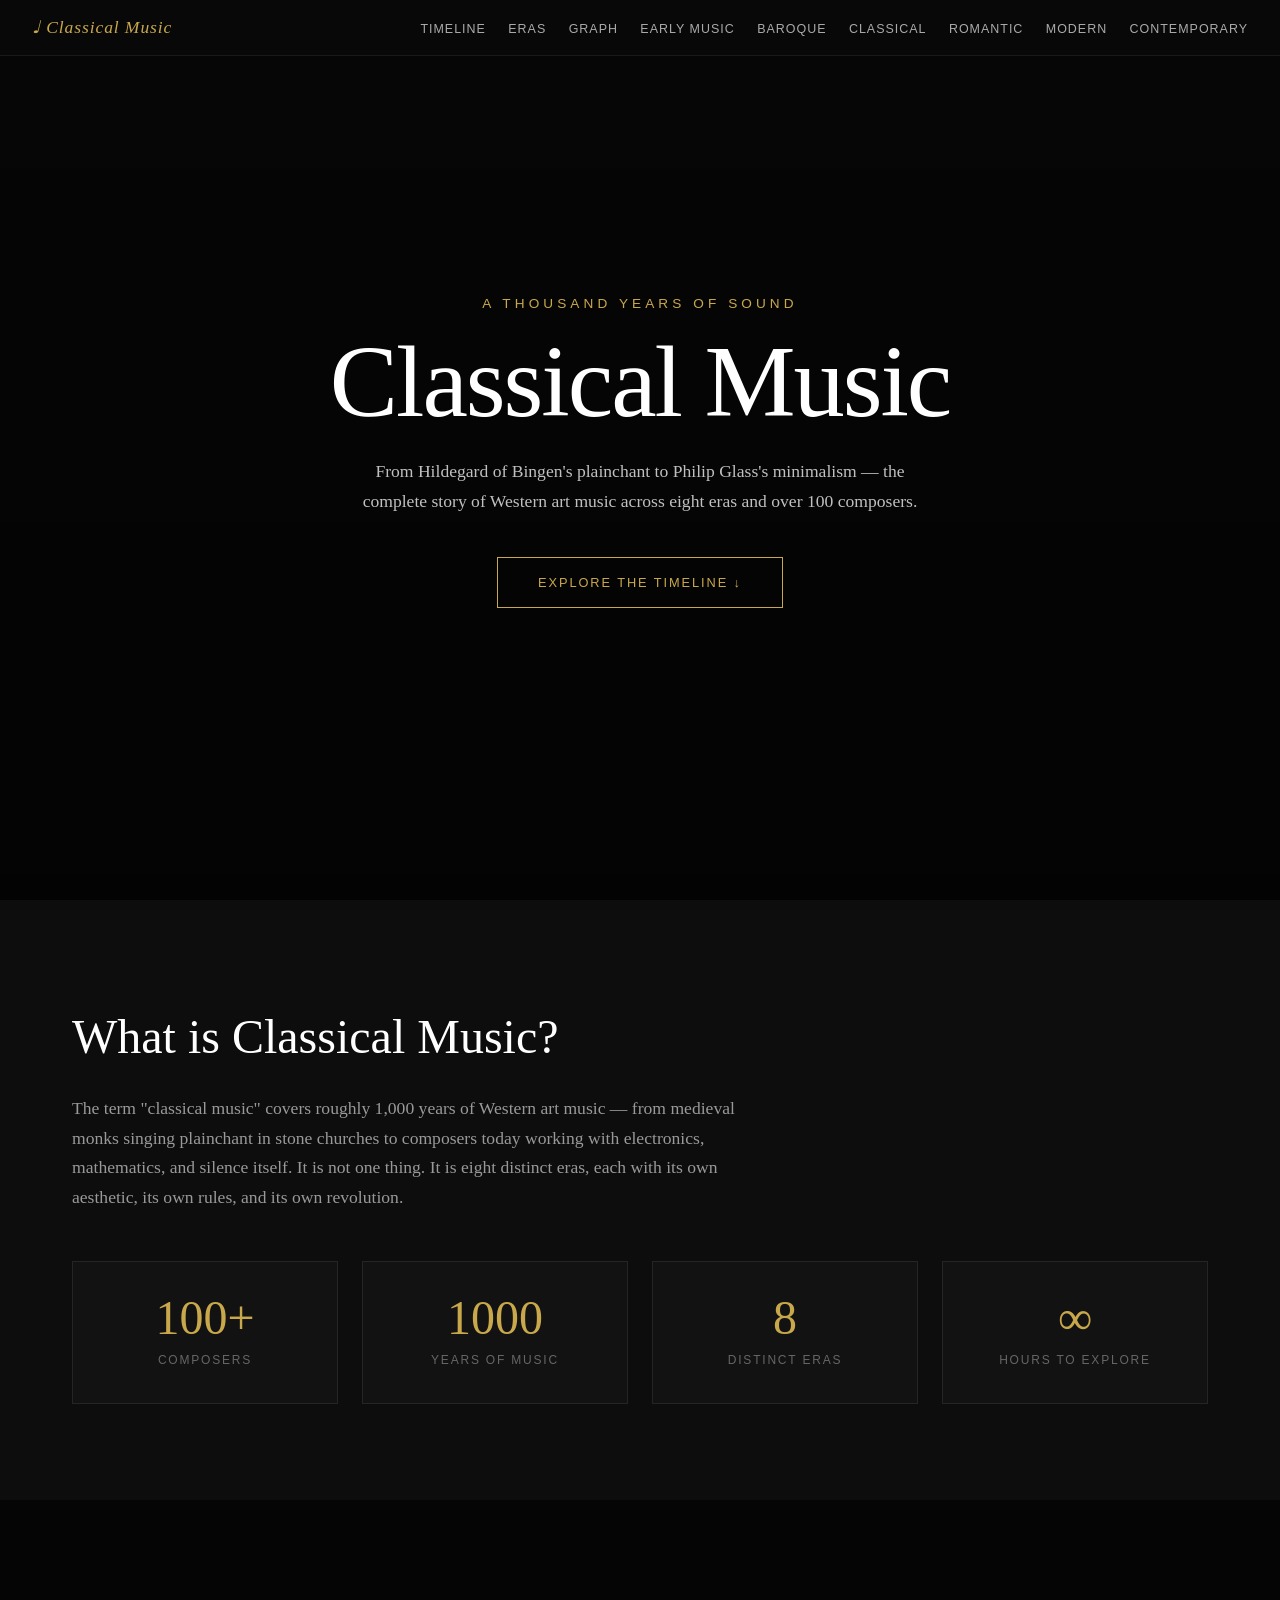
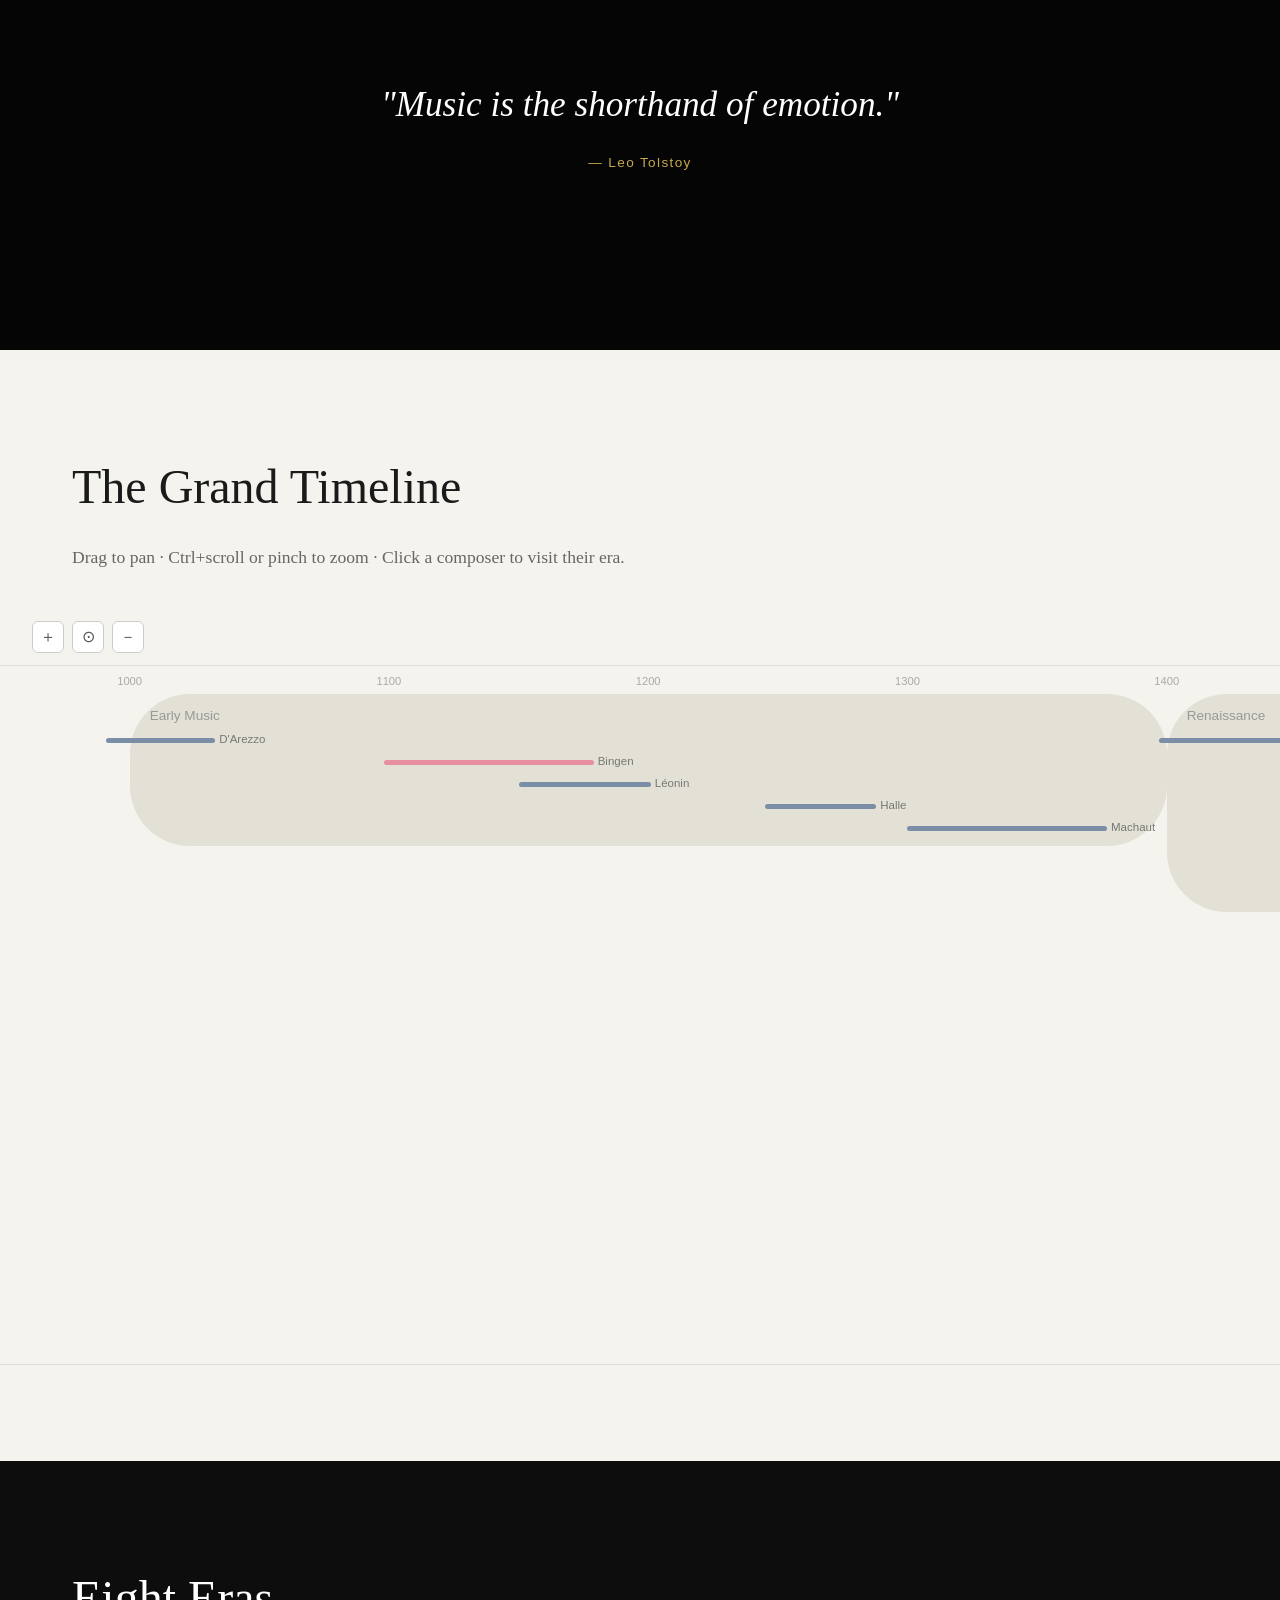
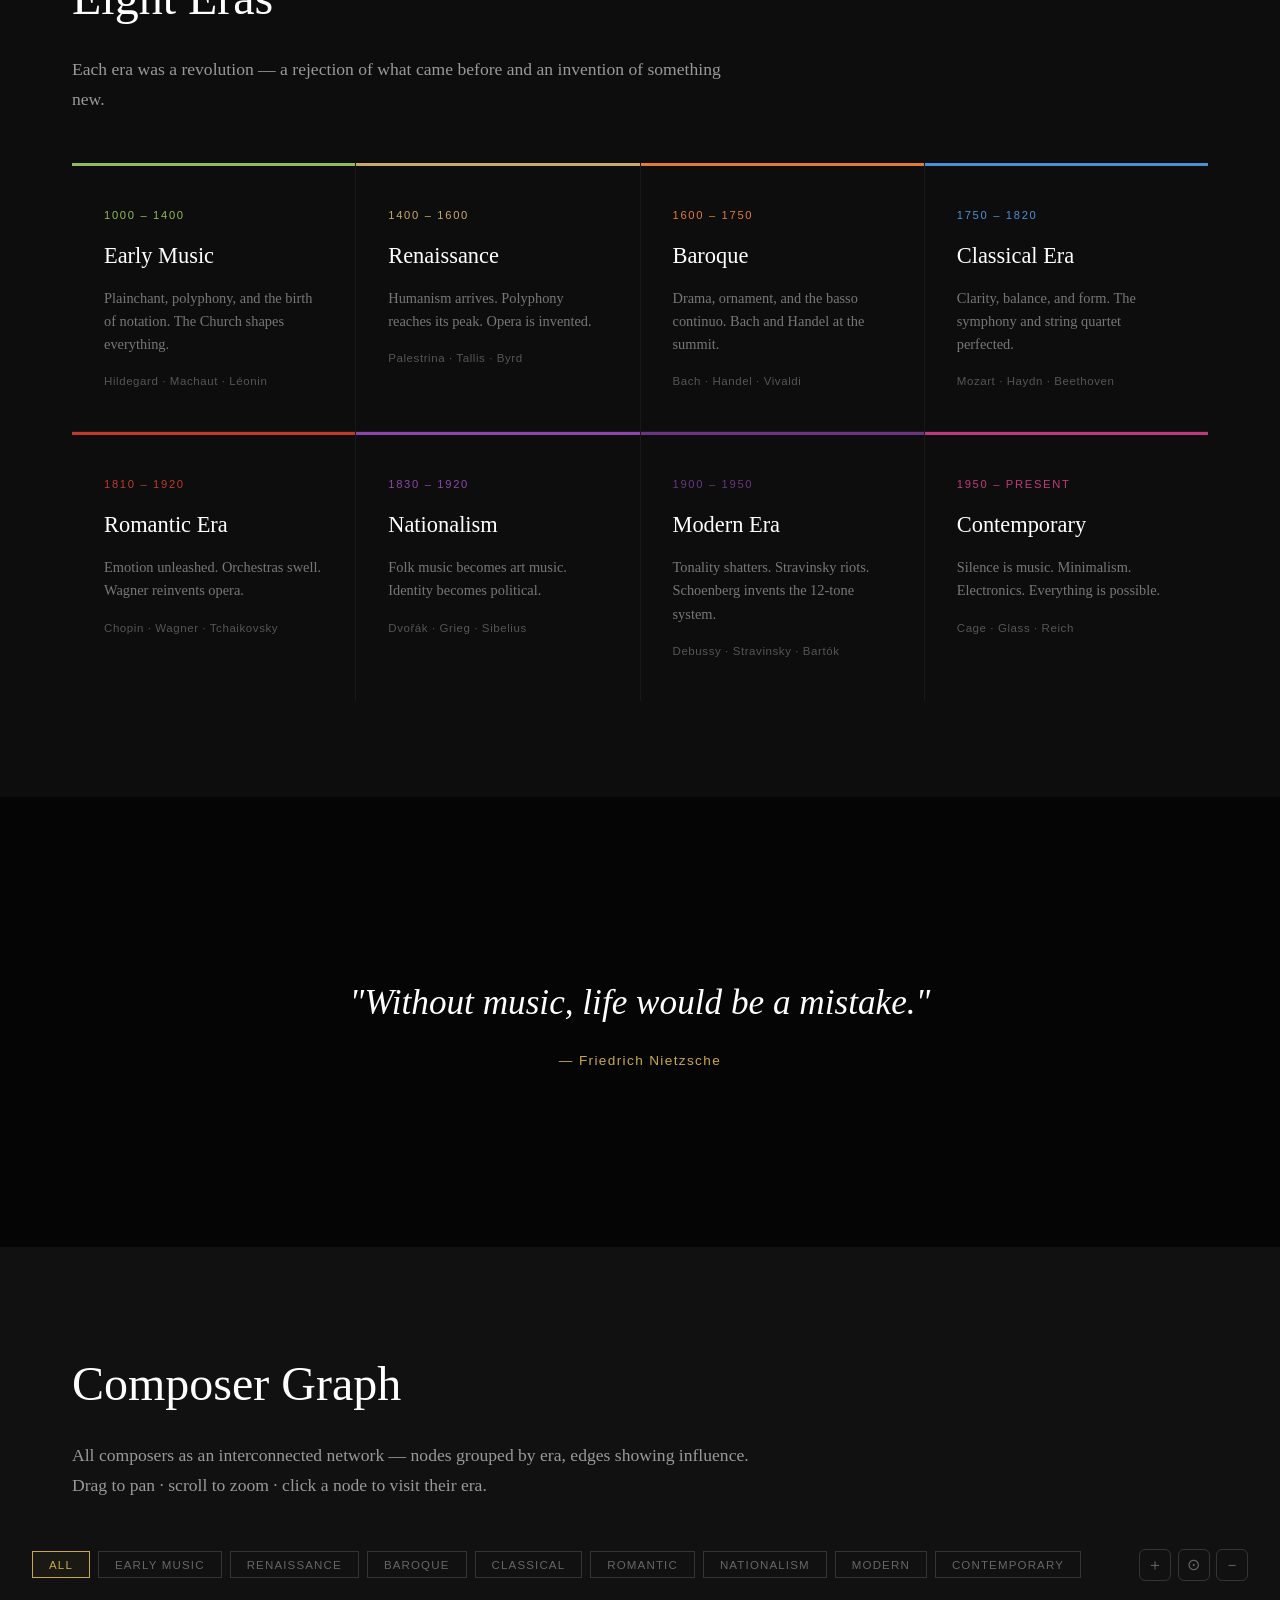
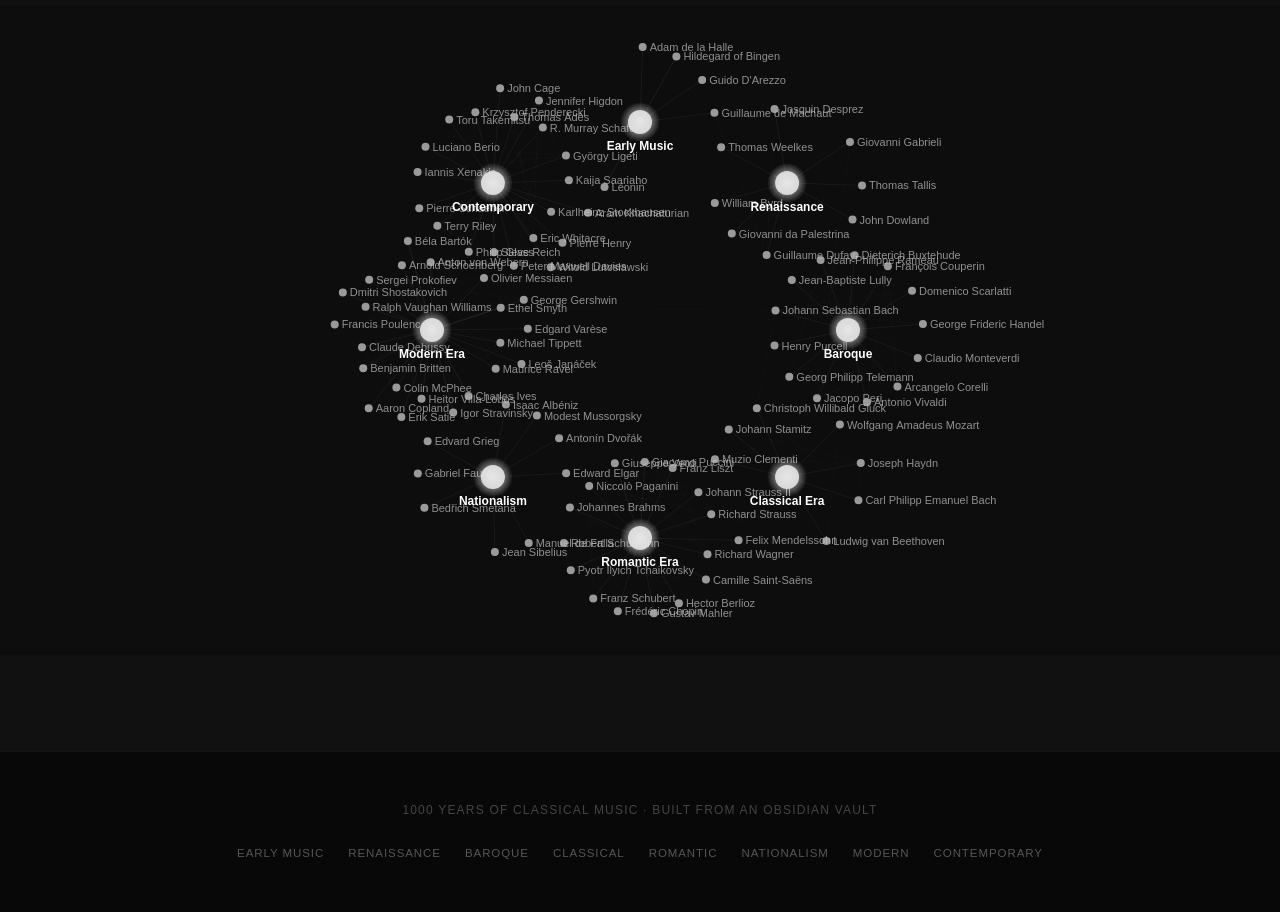
<file: index.html>
<!DOCTYPE html>
<html lang="en">
<head>
<meta charset="UTF-8">
<meta name="viewport" content="width=device-width, initial-scale=1.0">
<title>1000 Years of Classical Music</title>
<link rel="stylesheet" href="style.css">
</head>
<body>

<!-- NAV -->
<nav id="navbar">
  <div class="nav-logo">♩ Classical Music</div>
  <ul class="nav-links">
    <li><a href="#timeline">Timeline</a></li>
    <li><a href="#eras">Eras</a></li>
    <li><a href="#graph">Graph</a></li>
    <li><a href="early-music.html">Early Music</a></li>
    <li><a href="baroque.html">Baroque</a></li>
    <li><a href="classical-era.html">Classical</a></li>
    <li><a href="romantic.html">Romantic</a></li>
    <li><a href="modern.html">Modern</a></li>
    <li><a href="contemporary.html">Contemporary</a></li>
  </ul>
</nav>

<!-- HERO PARALLAX -->
<section class="parallax hero" id="hero">
  <div class="parallax-bg" style="background-image:url('https://images.unsplash.com/photo-1507838153414-b4b713384a76?w=1800&q=80')"></div>
  <div class="hero-content">
    <p class="hero-sub">A thousand years of sound</p>
    <h1>Classical Music</h1>
    <p class="hero-desc">From Hildegard of Bingen's plainchant to Philip Glass's minimalism — the complete story of Western art music across eight eras and over 100 composers.</p>
    <a href="#timeline" class="btn">Explore the Timeline ↓</a>
  </div>
</section>

<!-- INTRO SECTION -->
<section class="section-dark" id="intro">
  <div class="container">
    <h2>What is Classical Music?</h2>
    <p class="lead">The term "classical music" covers roughly 1,000 years of Western art music — from medieval monks singing plainchant in stone churches to composers today working with electronics, mathematics, and silence itself. It is not one thing. It is eight distinct eras, each with its own aesthetic, its own rules, and its own revolution.</p>
    <div class="intro-grid">
      <div class="intro-card">
        <span class="intro-num">100+</span>
        <span class="intro-label">Composers</span>
      </div>
      <div class="intro-card">
        <span class="intro-num">1000</span>
        <span class="intro-label">Years of Music</span>
      </div>
      <div class="intro-card">
        <span class="intro-num">8</span>
        <span class="intro-label">Distinct Eras</span>
      </div>
      <div class="intro-card">
        <span class="intro-num">∞</span>
        <span class="intro-label">Hours to Explore</span>
      </div>
    </div>
  </div>
</section>

<!-- PARALLAX DIVIDER 1 -->
<section class="parallax parallax-divider" id="p1">
  <div class="parallax-bg" style="background-image:url('https://images.unsplash.com/photo-1465847899084-d164df4dedc6?w=1800&q=80')"></div>
  <div class="parallax-quote">
    <blockquote>"Music is the shorthand of emotion."</blockquote>
    <cite>— Leo Tolstoy</cite>
  </div>
</section>

<!-- INTERACTIVE TIMELINE -->
<section class="section-light" id="timeline">
  <div class="container">
    <h2>The Grand Timeline</h2>
    <p class="lead">Drag to pan · Ctrl+scroll or pinch to zoom · Click a composer to visit their era.</p>
  </div>
  <div class="tl-controls">
    <button id="tlZoomIn">＋</button>
    <button id="tlReset">⊙</button>
    <button id="tlZoomOut">－</button>
  </div>
  <div class="tl-viewport" id="tlViewport">
    <div class="tl-axis-row" id="tlAxisTop"></div>
    <div class="tl-world" id="tlWorld"></div>
    <div class="tl-axis-row" id="tlAxisBot"></div>
  </div>
  <div class="timeline-tooltip" id="tooltip"></div>
</section>

<!-- ERAS GRID -->
<section class="section-dark" id="eras">
  <div class="container">
    <h2>Eight Eras</h2>
    <p class="lead">Each era was a revolution — a rejection of what came before and an invention of something new.</p>
    <div class="eras-grid">
      <a href="early-music.html" class="era-card" style="--era-color:#8fbc5a">
        <div class="era-years">1000 – 1400</div>
        <h3>Early Music</h3>
        <p>Plainchant, polyphony, and the birth of notation. The Church shapes everything.</p>
        <div class="era-composers">Hildegard · Machaut · Léonin</div>
      </a>
      <a href="renaissance.html" class="era-card" style="--era-color:#c8a96e">
        <div class="era-years">1400 – 1600</div>
        <h3>Renaissance</h3>
        <p>Humanism arrives. Polyphony reaches its peak. Opera is invented.</p>
        <div class="era-composers">Palestrina · Tallis · Byrd</div>
      </a>
      <a href="baroque.html" class="era-card" style="--era-color:#e07b39">
        <div class="era-years">1600 – 1750</div>
        <h3>Baroque</h3>
        <p>Drama, ornament, and the basso continuo. Bach and Handel at the summit.</p>
        <div class="era-composers">Bach · Handel · Vivaldi</div>
      </a>
      <a href="classical-era.html" class="era-card" style="--era-color:#4a90d9">
        <div class="era-years">1750 – 1820</div>
        <h3>Classical Era</h3>
        <p>Clarity, balance, and form. The symphony and string quartet perfected.</p>
        <div class="era-composers">Mozart · Haydn · Beethoven</div>
      </a>
      <a href="romantic.html" class="era-card" style="--era-color:#c0392b">
        <div class="era-years">1810 – 1920</div>
        <h3>Romantic Era</h3>
        <p>Emotion unleashed. Orchestras swell. Wagner reinvents opera.</p>
        <div class="era-composers">Chopin · Wagner · Tchaikovsky</div>
      </a>
      <a href="nationalism.html" class="era-card" style="--era-color:#8e44ad">
        <div class="era-years">1830 – 1920</div>
        <h3>Nationalism</h3>
        <p>Folk music becomes art music. Identity becomes political.</p>
        <div class="era-composers">Dvořák · Grieg · Sibelius</div>
      </a>
      <a href="modern.html" class="era-card" style="--era-color:#6c3483">
        <div class="era-years">1900 – 1950</div>
        <h3>Modern Era</h3>
        <p>Tonality shatters. Stravinsky riots. Schoenberg invents the 12-tone system.</p>
        <div class="era-composers">Debussy · Stravinsky · Bartók</div>
      </a>
      <a href="contemporary.html" class="era-card" style="--era-color:#c0397b">
        <div class="era-years">1950 – present</div>
        <h3>Contemporary</h3>
        <p>Silence is music. Minimalism. Electronics. Everything is possible.</p>
        <div class="era-composers">Cage · Glass · Reich</div>
      </a>
    </div>
  </div>
</section>

<!-- PARALLAX DIVIDER 2 -->
<section class="parallax parallax-divider" id="p2">
  <div class="parallax-bg" style="background-image:url('https://images.unsplash.com/photo-1519683109079-d5f539e1542f?w=1800&q=80')"></div>
  <div class="parallax-quote">
    <blockquote>"Without music, life would be a mistake."</blockquote>
    <cite>— Friedrich Nietzsche</cite>
  </div>
</section>

<!-- GRAPH VIEW -->
<section class="section-light" id="graph">
  <div class="container">
    <h2>Composer Graph</h2>
    <p class="lead">All composers as an interconnected network — nodes grouped by era, edges showing influence. Drag to pan · scroll to zoom · click a node to visit their era.</p>
  </div>
  <div class="graph-controls">
    <button class="graph-btn active" data-filter="all">All</button>
    <button class="graph-btn" data-filter="Early Music">Early Music</button>
    <button class="graph-btn" data-filter="Renaissance">Renaissance</button>
    <button class="graph-btn" data-filter="Baroque">Baroque</button>
    <button class="graph-btn" data-filter="Classical Era">Classical</button>
    <button class="graph-btn" data-filter="Romantic Era">Romantic</button>
    <button class="graph-btn" data-filter="Nationalism">Nationalism</button>
    <button class="graph-btn" data-filter="Modern Era">Modern</button>
    <button class="graph-btn" data-filter="Contemporary">Contemporary</button>
    <div class="graph-zoom-btns">
      <button id="gZoomIn">＋</button>
      <button id="gReset">⊙</button>
      <button id="gZoomOut">－</button>
    </div>
  </div>
  <canvas id="graphCanvas"></canvas>
  <div class="graph-tooltip" id="graphTooltip"></div>
</section>

<!-- FOOTER -->
<footer class="footer">
  <div class="container">
    <p>1000 Years of Classical Music · Built from an Obsidian Vault</p>
    <div class="footer-links">
      <a href="early-music.html">Early Music</a>
      <a href="renaissance.html">Renaissance</a>
      <a href="baroque.html">Baroque</a>
      <a href="classical-era.html">Classical</a>
      <a href="romantic.html">Romantic</a>
      <a href="nationalism.html">Nationalism</a>
      <a href="modern.html">Modern</a>
      <a href="contemporary.html">Contemporary</a>
    </div>
  </div>
</footer>

<script src="data.js"></script>
<script src="main.js"></script>
</body>
</html>
</file>
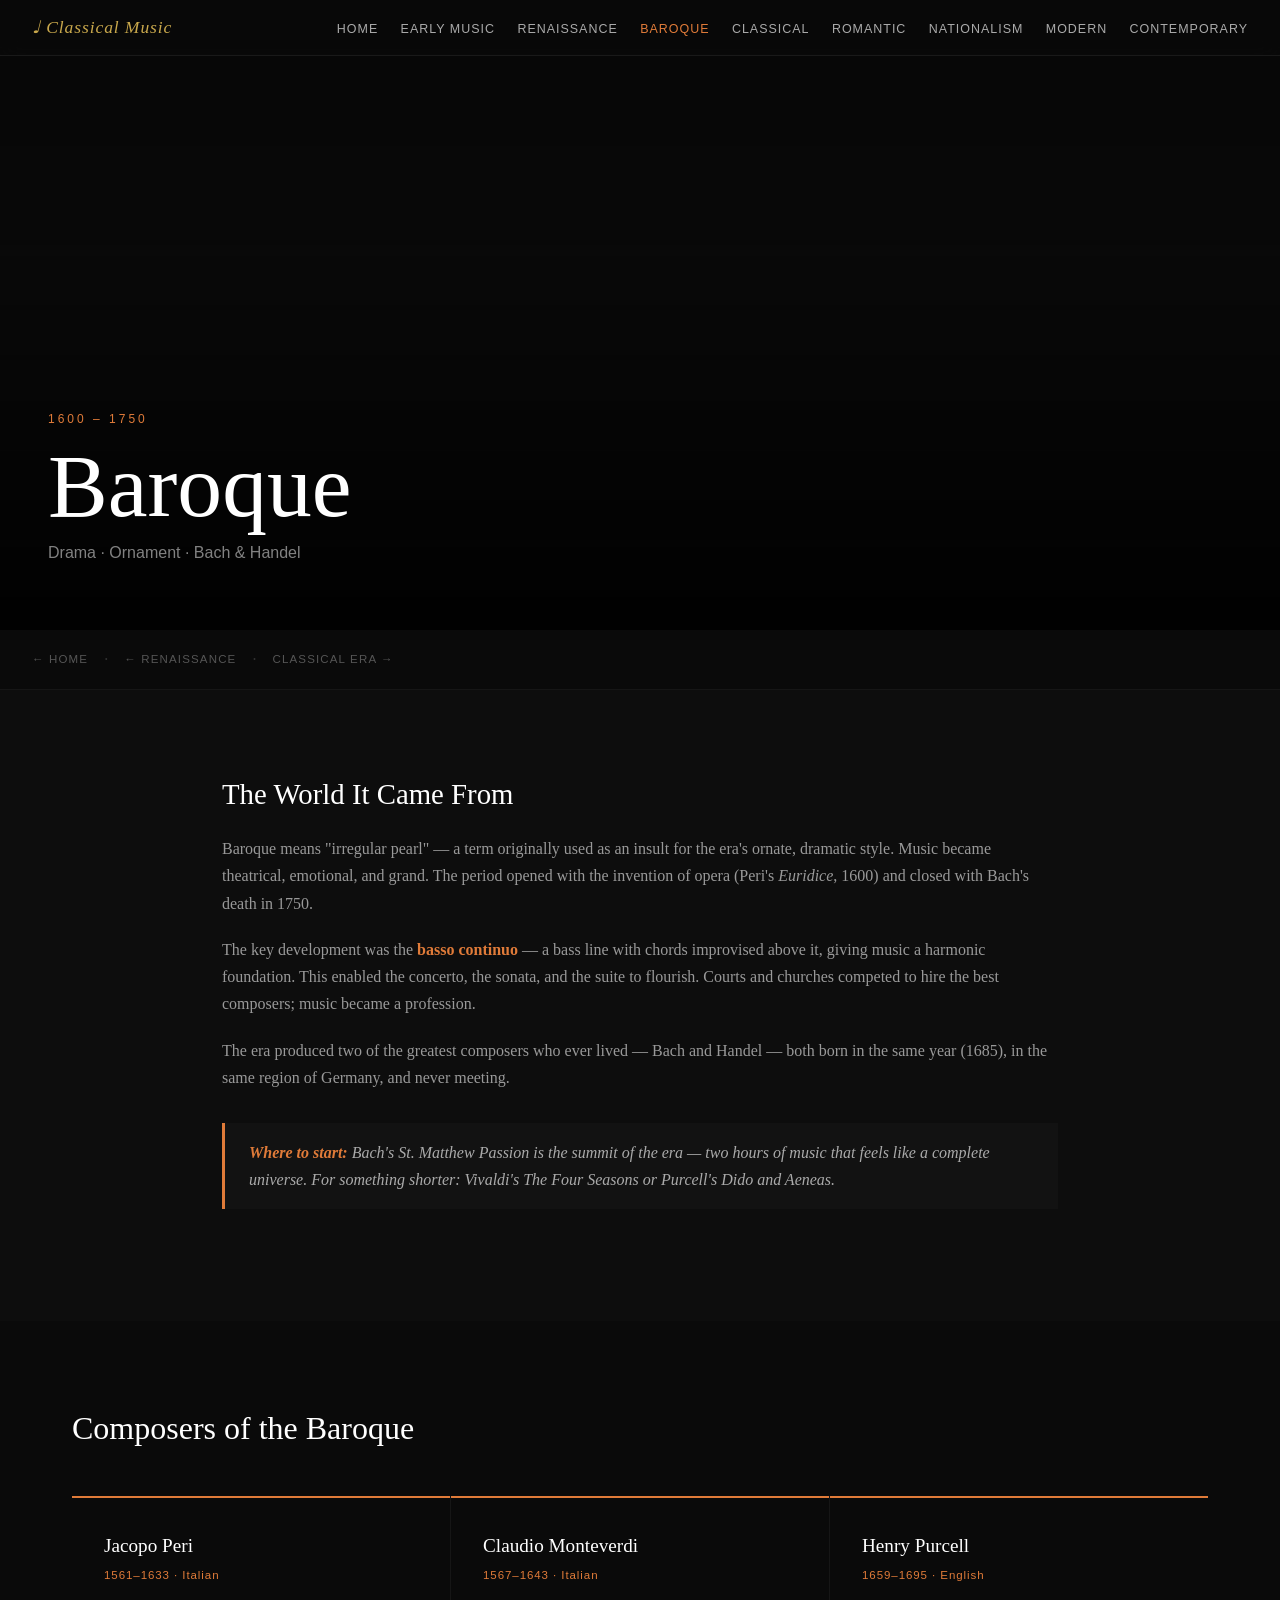
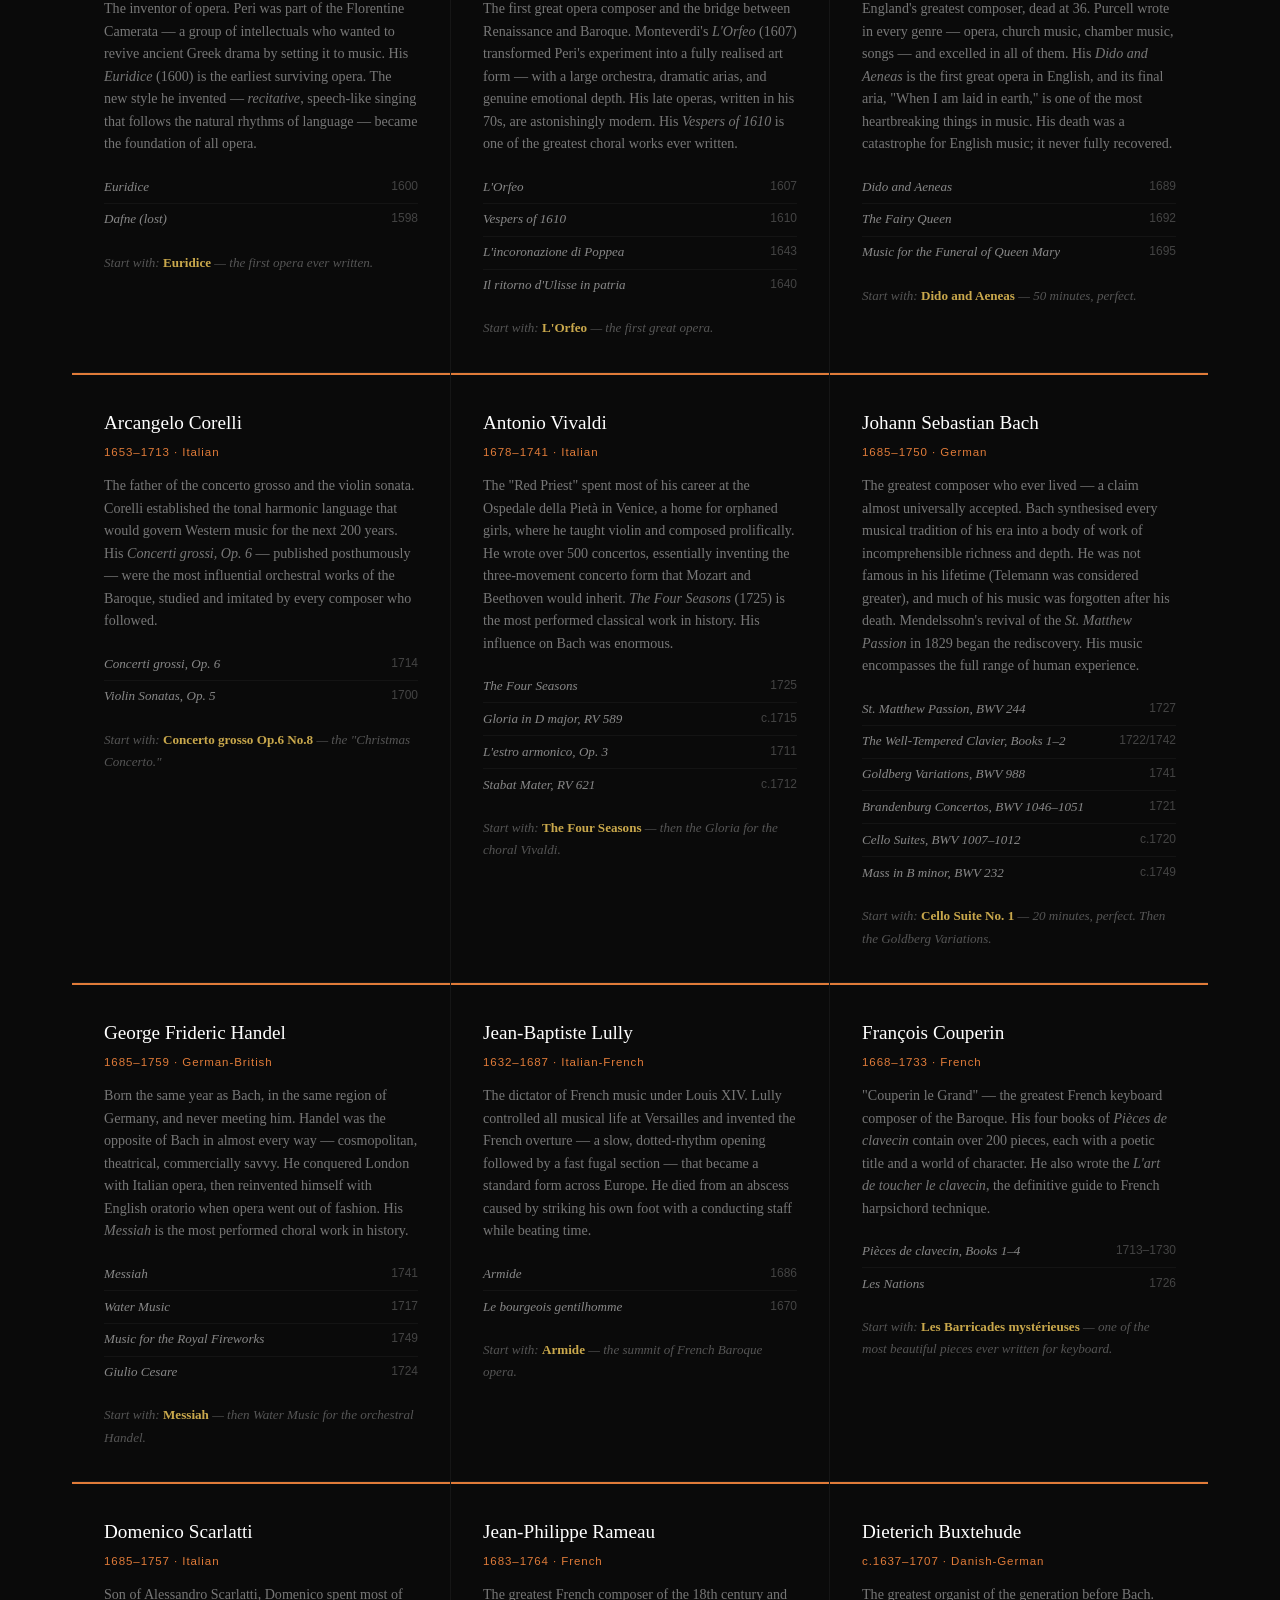
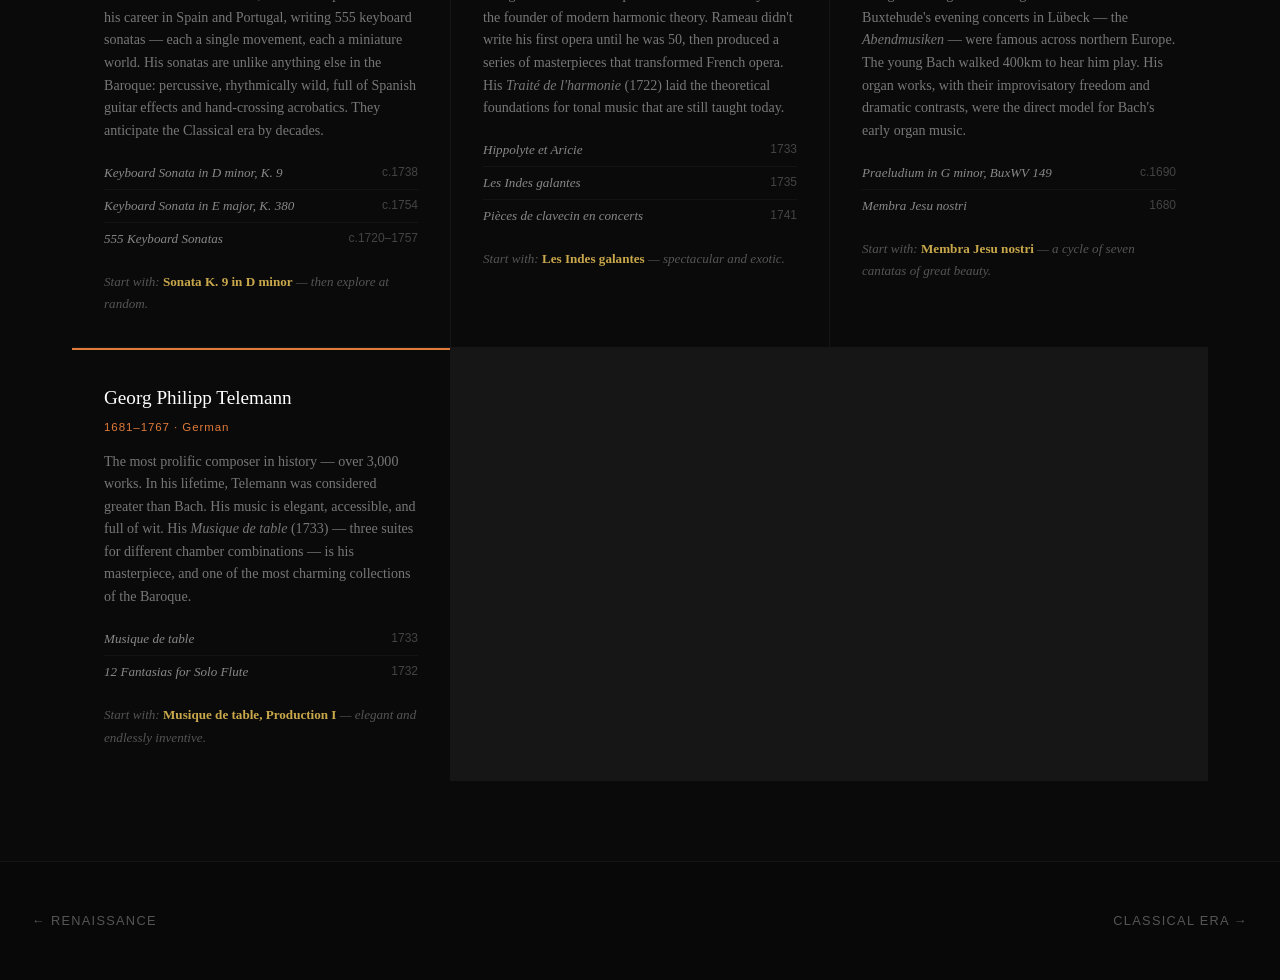
<file: baroque.html>
<!DOCTYPE html>
<html lang="en">
<head>
<meta charset="UTF-8">
<meta name="viewport" content="width=device-width, initial-scale=1.0">
<title>Baroque · 1600–1750</title>
<link rel="stylesheet" href="style.css">
<style>:root { --era-color: #e07b39; }</style>
</head>
<body>
<nav id="navbar">
  <div class="nav-logo">♩ Classical Music</div>
  <ul class="nav-links">
    <li><a href="index.html">Home</a></li>
    <li><a href="early-music.html">Early Music</a></li>
    <li><a href="renaissance.html">Renaissance</a></li>
    <li><a href="baroque.html" style="color:#e07b39">Baroque</a></li>
    <li><a href="classical-era.html">Classical</a></li>
    <li><a href="romantic.html">Romantic</a></li>
    <li><a href="nationalism.html">Nationalism</a></li>
    <li><a href="modern.html">Modern</a></li>
    <li><a href="contemporary.html">Contemporary</a></li>
  </ul>
</nav>

<section class="parallax era-hero">
  <div class="parallax-bg" style="background-image:url('https://artincontext.org/wp-content/uploads/2021/04/Baroque-Art.jpg')"></div>
  <div class="era-hero-content">
    <div class="era-tag">1600 – 1750</div>
    <h1>Baroque</h1>
    <div class="era-span">Drama · Ornament · Bach & Handel</div>
  </div>
</section>

<div class="era-nav">
  <a href="index.html">← Home</a><span class="sep">·</span>
  <a href="renaissance.html">← Renaissance</a><span class="sep">·</span>
  <a href="classical-era.html">Classical Era →</a>
</div>

<div class="era-body">
  <h2>The World It Came From</h2>
  <p>Baroque means "irregular pearl" — a term originally used as an insult for the era's ornate, dramatic style. Music became theatrical, emotional, and grand. The period opened with the invention of opera (Peri's <em>Euridice</em>, 1600) and closed with Bach's death in 1750.</p>
  <p>The key development was the <strong style="color:#e07b39">basso continuo</strong> — a bass line with chords improvised above it, giving music a harmonic foundation. This enabled the concerto, the sonata, and the suite to flourish. Courts and churches competed to hire the best composers; music became a profession.</p>
  <p>The era produced two of the greatest composers who ever lived — Bach and Handel — both born in the same year (1685), in the same region of Germany, and never meeting.</p>
  <div class="listen-box">
    <strong style="color:var(--era-color)">Where to start:</strong> Bach's <em>St. Matthew Passion</em> is the summit of the era — two hours of music that feels like a complete universe. For something shorter: Vivaldi's <em>The Four Seasons</em> or Purcell's <em>Dido and Aeneas</em>.
  </div>
</div>

<section class="composers-section">
  <div class="container">
    <h2>Composers of the Baroque</h2>
    <div class="composers-grid">

      <div class="composer-card">
        <div class="c-name">Jacopo Peri</div>
        <div class="c-dates">1561–1633 · Italian</div>
        <div class="c-bio">The inventor of opera. Peri was part of the Florentine Camerata — a group of intellectuals who wanted to revive ancient Greek drama by setting it to music. His <em>Euridice</em> (1600) is the earliest surviving opera. The new style he invented — <em>recitative</em>, speech-like singing that follows the natural rhythms of language — became the foundation of all opera.</div>
        <ul class="c-works">
          <li><span class="w-title">Euridice</span><span class="w-year">1600</span></li>
          <li><span class="w-title">Dafne (lost)</span><span class="w-year">1598</span></li>
        </ul>
        <div class="c-start">Start with: <strong>Euridice</strong> — the first opera ever written.</div>
      </div>

      <div class="composer-card">
        <div class="c-name">Claudio Monteverdi</div>
        <div class="c-dates">1567–1643 · Italian</div>
        <div class="c-bio">The first great opera composer and the bridge between Renaissance and Baroque. Monteverdi's <em>L'Orfeo</em> (1607) transformed Peri's experiment into a fully realised art form — with a large orchestra, dramatic arias, and genuine emotional depth. His late operas, written in his 70s, are astonishingly modern. His <em>Vespers of 1610</em> is one of the greatest choral works ever written.</div>
        <ul class="c-works">
          <li><span class="w-title">L'Orfeo</span><span class="w-year">1607</span></li>
          <li><span class="w-title">Vespers of 1610</span><span class="w-year">1610</span></li>
          <li><span class="w-title">L'incoronazione di Poppea</span><span class="w-year">1643</span></li>
          <li><span class="w-title">Il ritorno d'Ulisse in patria</span><span class="w-year">1640</span></li>
        </ul>
        <div class="c-start">Start with: <strong>L'Orfeo</strong> — the first great opera.</div>
      </div>

      <div class="composer-card">
        <div class="c-name">Henry Purcell</div>
        <div class="c-dates">1659–1695 · English</div>
        <div class="c-bio">England's greatest composer, dead at 36. Purcell wrote in every genre — opera, church music, chamber music, songs — and excelled in all of them. His <em>Dido and Aeneas</em> is the first great opera in English, and its final aria, "When I am laid in earth," is one of the most heartbreaking things in music. His death was a catastrophe for English music; it never fully recovered.</div>
        <ul class="c-works">
          <li><span class="w-title">Dido and Aeneas</span><span class="w-year">1689</span></li>
          <li><span class="w-title">The Fairy Queen</span><span class="w-year">1692</span></li>
          <li><span class="w-title">Music for the Funeral of Queen Mary</span><span class="w-year">1695</span></li>
        </ul>
        <div class="c-start">Start with: <strong>Dido and Aeneas</strong> — 50 minutes, perfect.</div>
      </div>

      <div class="composer-card">
        <div class="c-name">Arcangelo Corelli</div>
        <div class="c-dates">1653–1713 · Italian</div>
        <div class="c-bio">The father of the concerto grosso and the violin sonata. Corelli established the tonal harmonic language that would govern Western music for the next 200 years. His <em>Concerti grossi, Op. 6</em> — published posthumously — were the most influential orchestral works of the Baroque, studied and imitated by every composer who followed.</div>
        <ul class="c-works">
          <li><span class="w-title">Concerti grossi, Op. 6</span><span class="w-year">1714</span></li>
          <li><span class="w-title">Violin Sonatas, Op. 5</span><span class="w-year">1700</span></li>
        </ul>
        <div class="c-start">Start with: <strong>Concerto grosso Op.6 No.8</strong> — the "Christmas Concerto."</div>
      </div>

      <div class="composer-card">
        <div class="c-name">Antonio Vivaldi</div>
        <div class="c-dates">1678–1741 · Italian</div>
        <div class="c-bio">The "Red Priest" spent most of his career at the Ospedale della Pietà in Venice, a home for orphaned girls, where he taught violin and composed prolifically. He wrote over 500 concertos, essentially inventing the three-movement concerto form that Mozart and Beethoven would inherit. <em>The Four Seasons</em> (1725) is the most performed classical work in history. His influence on Bach was enormous.</div>
        <ul class="c-works">
          <li><span class="w-title">The Four Seasons</span><span class="w-year">1725</span></li>
          <li><span class="w-title">Gloria in D major, RV 589</span><span class="w-year">c.1715</span></li>
          <li><span class="w-title">L'estro armonico, Op. 3</span><span class="w-year">1711</span></li>
          <li><span class="w-title">Stabat Mater, RV 621</span><span class="w-year">c.1712</span></li>
        </ul>
        <div class="c-start">Start with: <strong>The Four Seasons</strong> — then the <em>Gloria</em> for the choral Vivaldi.</div>
      </div>

      <div class="composer-card">
        <div class="c-name">Johann Sebastian Bach</div>
        <div class="c-dates">1685–1750 · German</div>
        <div class="c-bio">The greatest composer who ever lived — a claim almost universally accepted. Bach synthesised every musical tradition of his era into a body of work of incomprehensible richness and depth. He was not famous in his lifetime (Telemann was considered greater), and much of his music was forgotten after his death. Mendelssohn's revival of the <em>St. Matthew Passion</em> in 1829 began the rediscovery. His music encompasses the full range of human experience.</div>
        <ul class="c-works">
          <li><span class="w-title">St. Matthew Passion, BWV 244</span><span class="w-year">1727</span></li>
          <li><span class="w-title">The Well-Tempered Clavier, Books 1–2</span><span class="w-year">1722/1742</span></li>
          <li><span class="w-title">Goldberg Variations, BWV 988</span><span class="w-year">1741</span></li>
          <li><span class="w-title">Brandenburg Concertos, BWV 1046–1051</span><span class="w-year">1721</span></li>
          <li><span class="w-title">Cello Suites, BWV 1007–1012</span><span class="w-year">c.1720</span></li>
          <li><span class="w-title">Mass in B minor, BWV 232</span><span class="w-year">c.1749</span></li>
        </ul>
        <div class="c-start">Start with: <strong>Cello Suite No. 1</strong> — 20 minutes, perfect. Then the <em>Goldberg Variations</em>.</div>
      </div>

      <div class="composer-card">
        <div class="c-name">George Frideric Handel</div>
        <div class="c-dates">1685–1759 · German-British</div>
        <div class="c-bio">Born the same year as Bach, in the same region of Germany, and never meeting him. Handel was the opposite of Bach in almost every way — cosmopolitan, theatrical, commercially savvy. He conquered London with Italian opera, then reinvented himself with English oratorio when opera went out of fashion. His <em>Messiah</em> is the most performed choral work in history.</div>
        <ul class="c-works">
          <li><span class="w-title">Messiah</span><span class="w-year">1741</span></li>
          <li><span class="w-title">Water Music</span><span class="w-year">1717</span></li>
          <li><span class="w-title">Music for the Royal Fireworks</span><span class="w-year">1749</span></li>
          <li><span class="w-title">Giulio Cesare</span><span class="w-year">1724</span></li>
        </ul>
        <div class="c-start">Start with: <strong>Messiah</strong> — then <em>Water Music</em> for the orchestral Handel.</div>
      </div>

      <div class="composer-card">
        <div class="c-name">Jean-Baptiste Lully</div>
        <div class="c-dates">1632–1687 · Italian-French</div>
        <div class="c-bio">The dictator of French music under Louis XIV. Lully controlled all musical life at Versailles and invented the French overture — a slow, dotted-rhythm opening followed by a fast fugal section — that became a standard form across Europe. He died from an abscess caused by striking his own foot with a conducting staff while beating time.</div>
        <ul class="c-works">
          <li><span class="w-title">Armide</span><span class="w-year">1686</span></li>
          <li><span class="w-title">Le bourgeois gentilhomme</span><span class="w-year">1670</span></li>
        </ul>
        <div class="c-start">Start with: <strong>Armide</strong> — the summit of French Baroque opera.</div>
      </div>

      <div class="composer-card">
        <div class="c-name">François Couperin</div>
        <div class="c-dates">1668–1733 · French</div>
        <div class="c-bio">"Couperin le Grand" — the greatest French keyboard composer of the Baroque. His four books of <em>Pièces de clavecin</em> contain over 200 pieces, each with a poetic title and a world of character. He also wrote the <em>L'art de toucher le clavecin</em>, the definitive guide to French harpsichord technique.</div>
        <ul class="c-works">
          <li><span class="w-title">Pièces de clavecin, Books 1–4</span><span class="w-year">1713–1730</span></li>
          <li><span class="w-title">Les Nations</span><span class="w-year">1726</span></li>
        </ul>
        <div class="c-start">Start with: <strong>Les Barricades mystérieuses</strong> — one of the most beautiful pieces ever written for keyboard.</div>
      </div>

      <div class="composer-card">
        <div class="c-name">Domenico Scarlatti</div>
        <div class="c-dates">1685–1757 · Italian</div>
        <div class="c-bio">Son of Alessandro Scarlatti, Domenico spent most of his career in Spain and Portugal, writing 555 keyboard sonatas — each a single movement, each a miniature world. His sonatas are unlike anything else in the Baroque: percussive, rhythmically wild, full of Spanish guitar effects and hand-crossing acrobatics. They anticipate the Classical era by decades.</div>
        <ul class="c-works">
          <li><span class="w-title">Keyboard Sonata in D minor, K. 9</span><span class="w-year">c.1738</span></li>
          <li><span class="w-title">Keyboard Sonata in E major, K. 380</span><span class="w-year">c.1754</span></li>
          <li><span class="w-title">555 Keyboard Sonatas</span><span class="w-year">c.1720–1757</span></li>
        </ul>
        <div class="c-start">Start with: <strong>Sonata K. 9 in D minor</strong> — then explore at random.</div>
      </div>

      <div class="composer-card">
        <div class="c-name">Jean-Philippe Rameau</div>
        <div class="c-dates">1683–1764 · French</div>
        <div class="c-bio">The greatest French composer of the 18th century and the founder of modern harmonic theory. Rameau didn't write his first opera until he was 50, then produced a series of masterpieces that transformed French opera. His <em>Traité de l'harmonie</em> (1722) laid the theoretical foundations for tonal music that are still taught today.</div>
        <ul class="c-works">
          <li><span class="w-title">Hippolyte et Aricie</span><span class="w-year">1733</span></li>
          <li><span class="w-title">Les Indes galantes</span><span class="w-year">1735</span></li>
          <li><span class="w-title">Pièces de clavecin en concerts</span><span class="w-year">1741</span></li>
        </ul>
        <div class="c-start">Start with: <strong>Les Indes galantes</strong> — spectacular and exotic.</div>
      </div>

      <div class="composer-card">
        <div class="c-name">Dieterich Buxtehude</div>
        <div class="c-dates">c.1637–1707 · Danish-German</div>
        <div class="c-bio">The greatest organist of the generation before Bach. Buxtehude's evening concerts in Lübeck — the <em>Abendmusiken</em> — were famous across northern Europe. The young Bach walked 400km to hear him play. His organ works, with their improvisatory freedom and dramatic contrasts, were the direct model for Bach's early organ music.</div>
        <ul class="c-works">
          <li><span class="w-title">Praeludium in G minor, BuxWV 149</span><span class="w-year">c.1690</span></li>
          <li><span class="w-title">Membra Jesu nostri</span><span class="w-year">1680</span></li>
        </ul>
        <div class="c-start">Start with: <strong>Membra Jesu nostri</strong> — a cycle of seven cantatas of great beauty.</div>
      </div>

      <div class="composer-card">
        <div class="c-name">Georg Philipp Telemann</div>
        <div class="c-dates">1681–1767 · German</div>
        <div class="c-bio">The most prolific composer in history — over 3,000 works. In his lifetime, Telemann was considered greater than Bach. His music is elegant, accessible, and full of wit. His <em>Musique de table</em> (1733) — three suites for different chamber combinations — is his masterpiece, and one of the most charming collections of the Baroque.</div>
        <ul class="c-works">
          <li><span class="w-title">Musique de table</span><span class="w-year">1733</span></li>
          <li><span class="w-title">12 Fantasias for Solo Flute</span><span class="w-year">1732</span></li>
        </ul>
        <div class="c-start">Start with: <strong>Musique de table, Production I</strong> — elegant and endlessly inventive.</div>
      </div>

    </div>
  </div>
</section>

<div class="era-pagination">
  <a href="renaissance.html">← Renaissance</a>
  <a href="classical-era.html">Classical Era →</a>
</div>

<script src="data.js"></script>
<script src="main.js"></script>
</body>
</html>
</file>
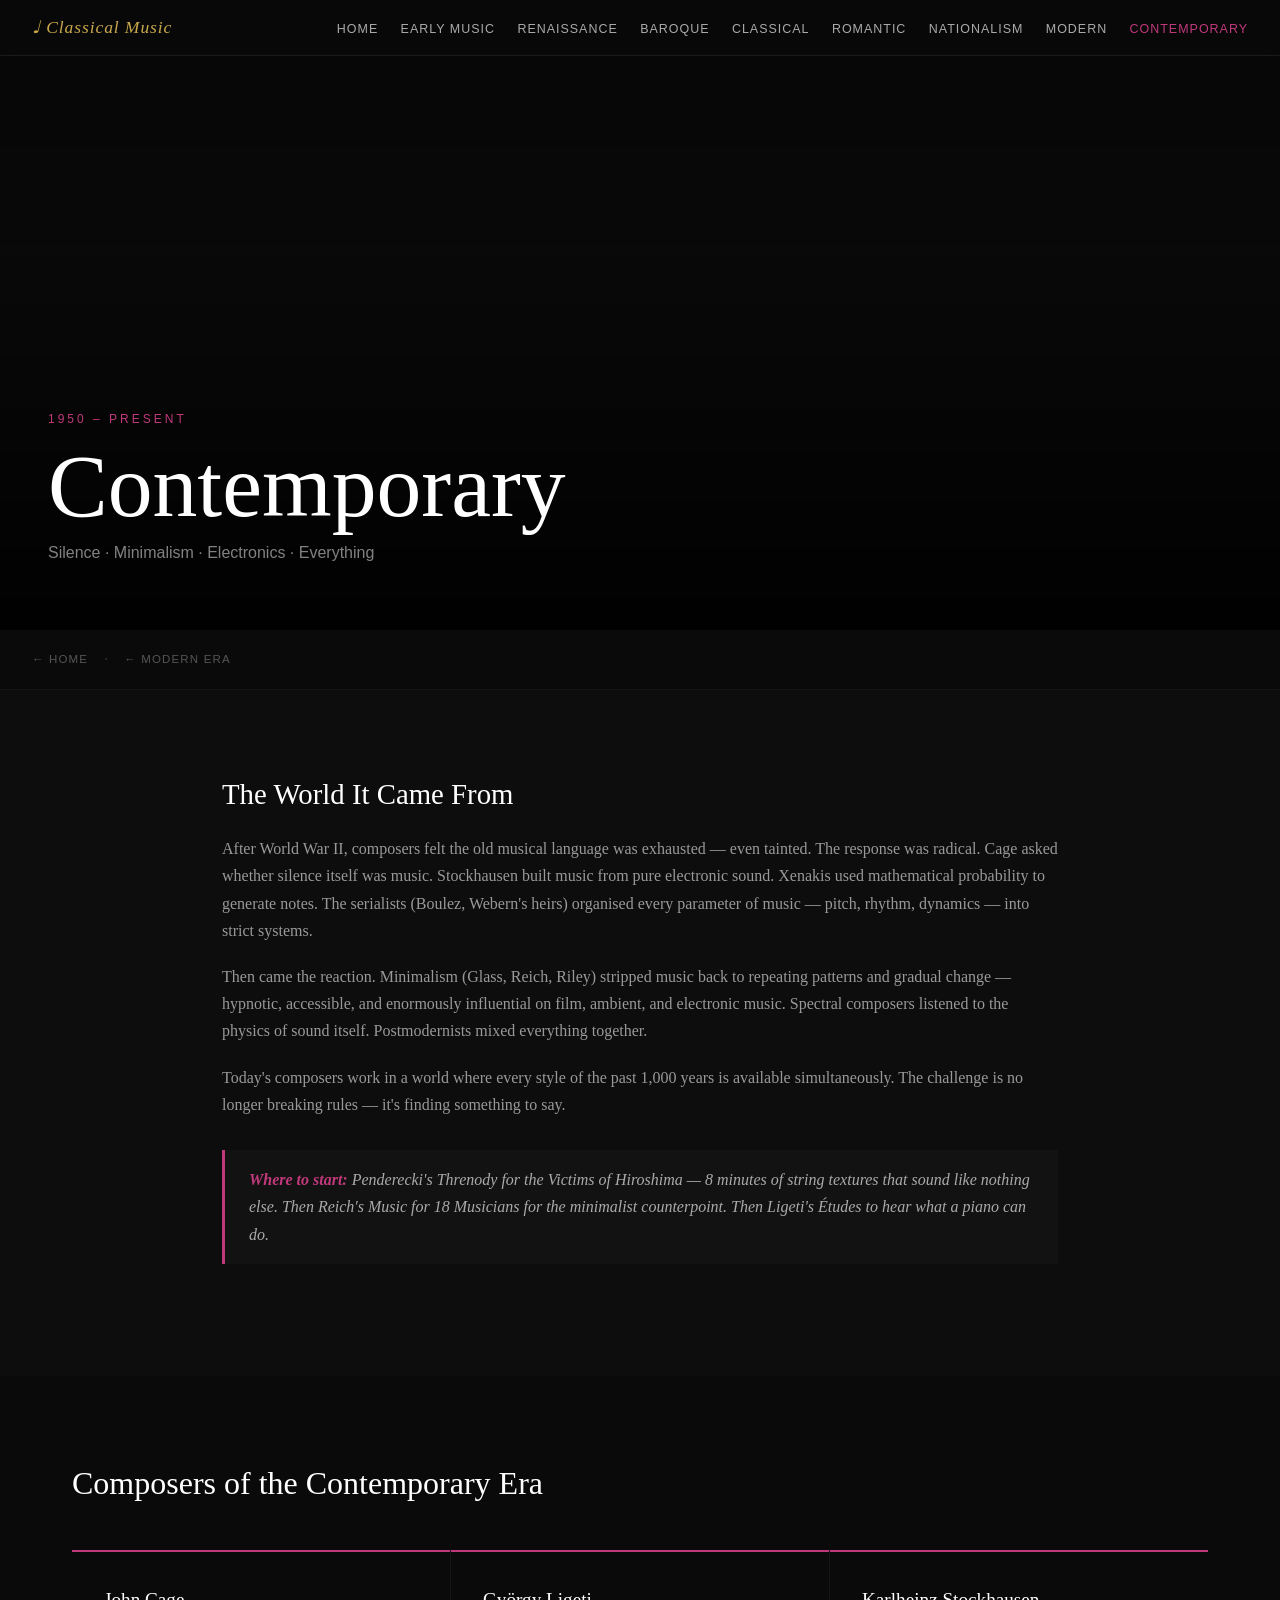
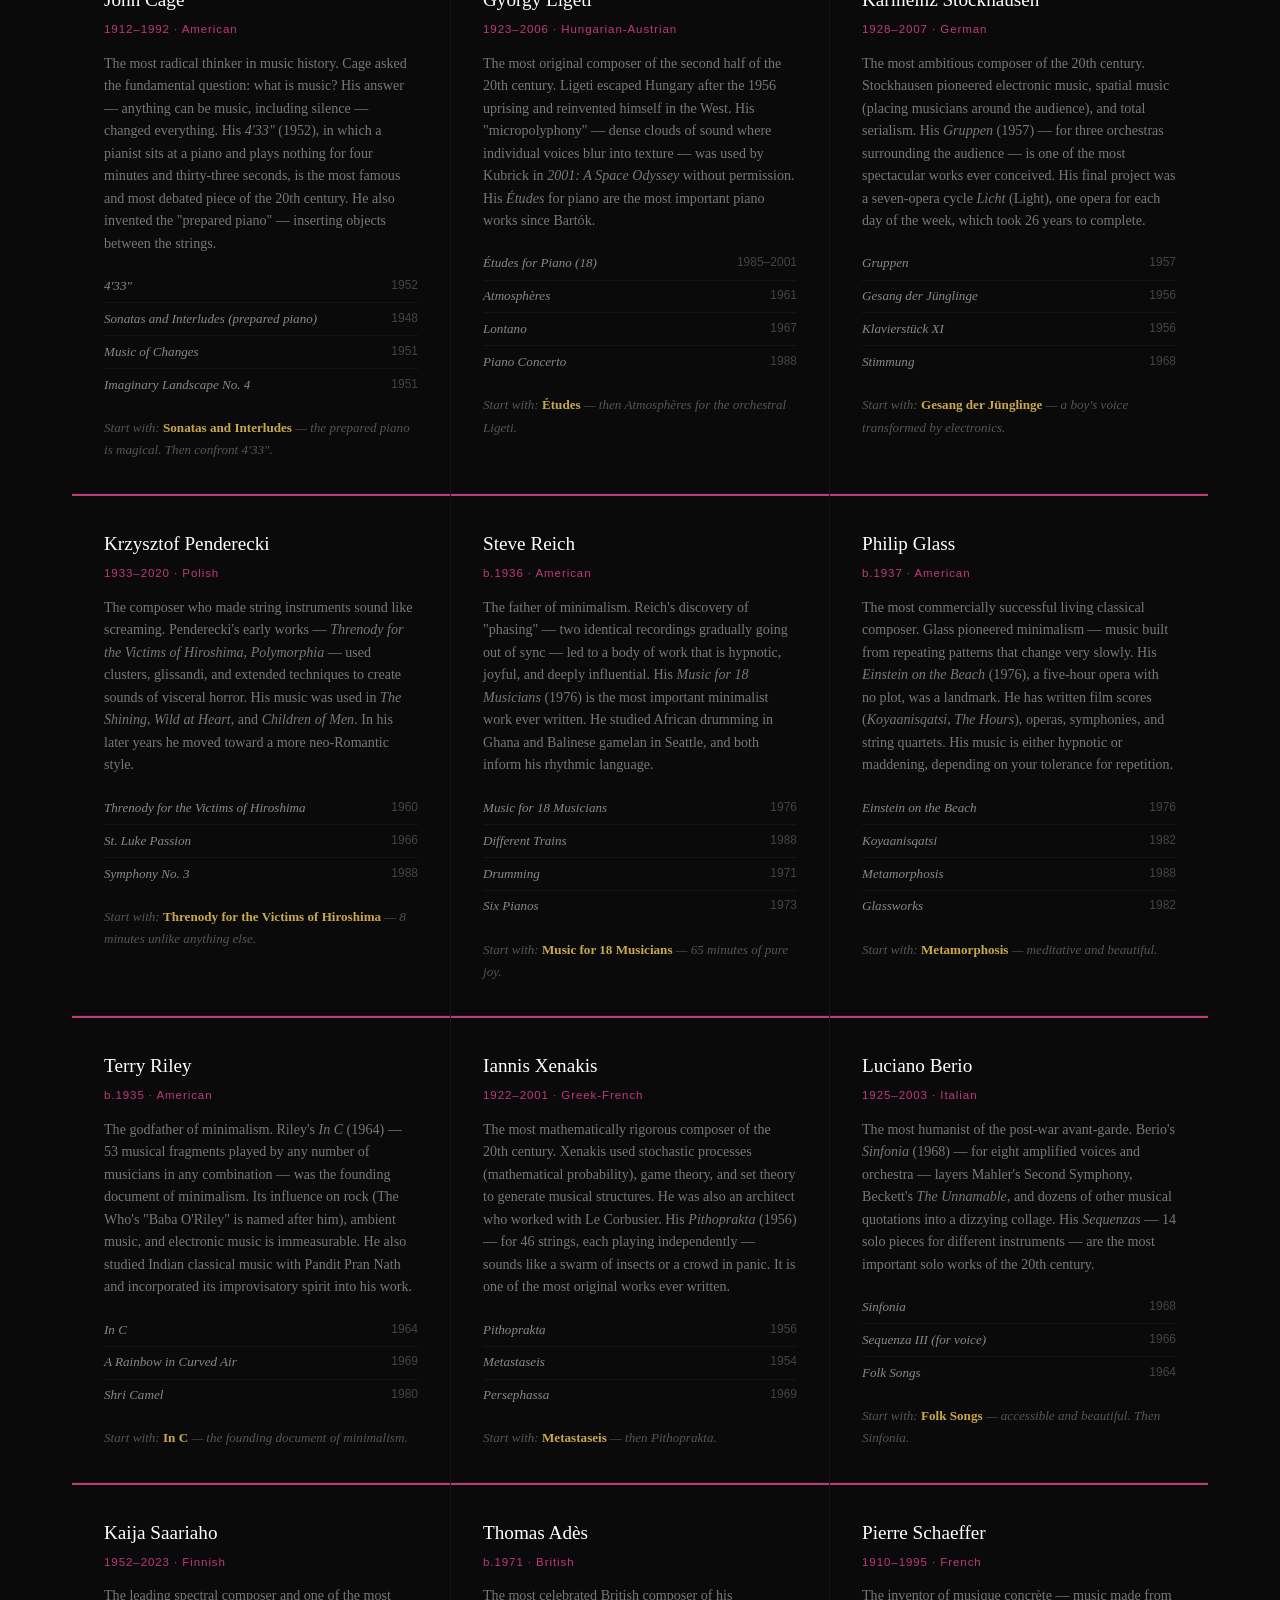
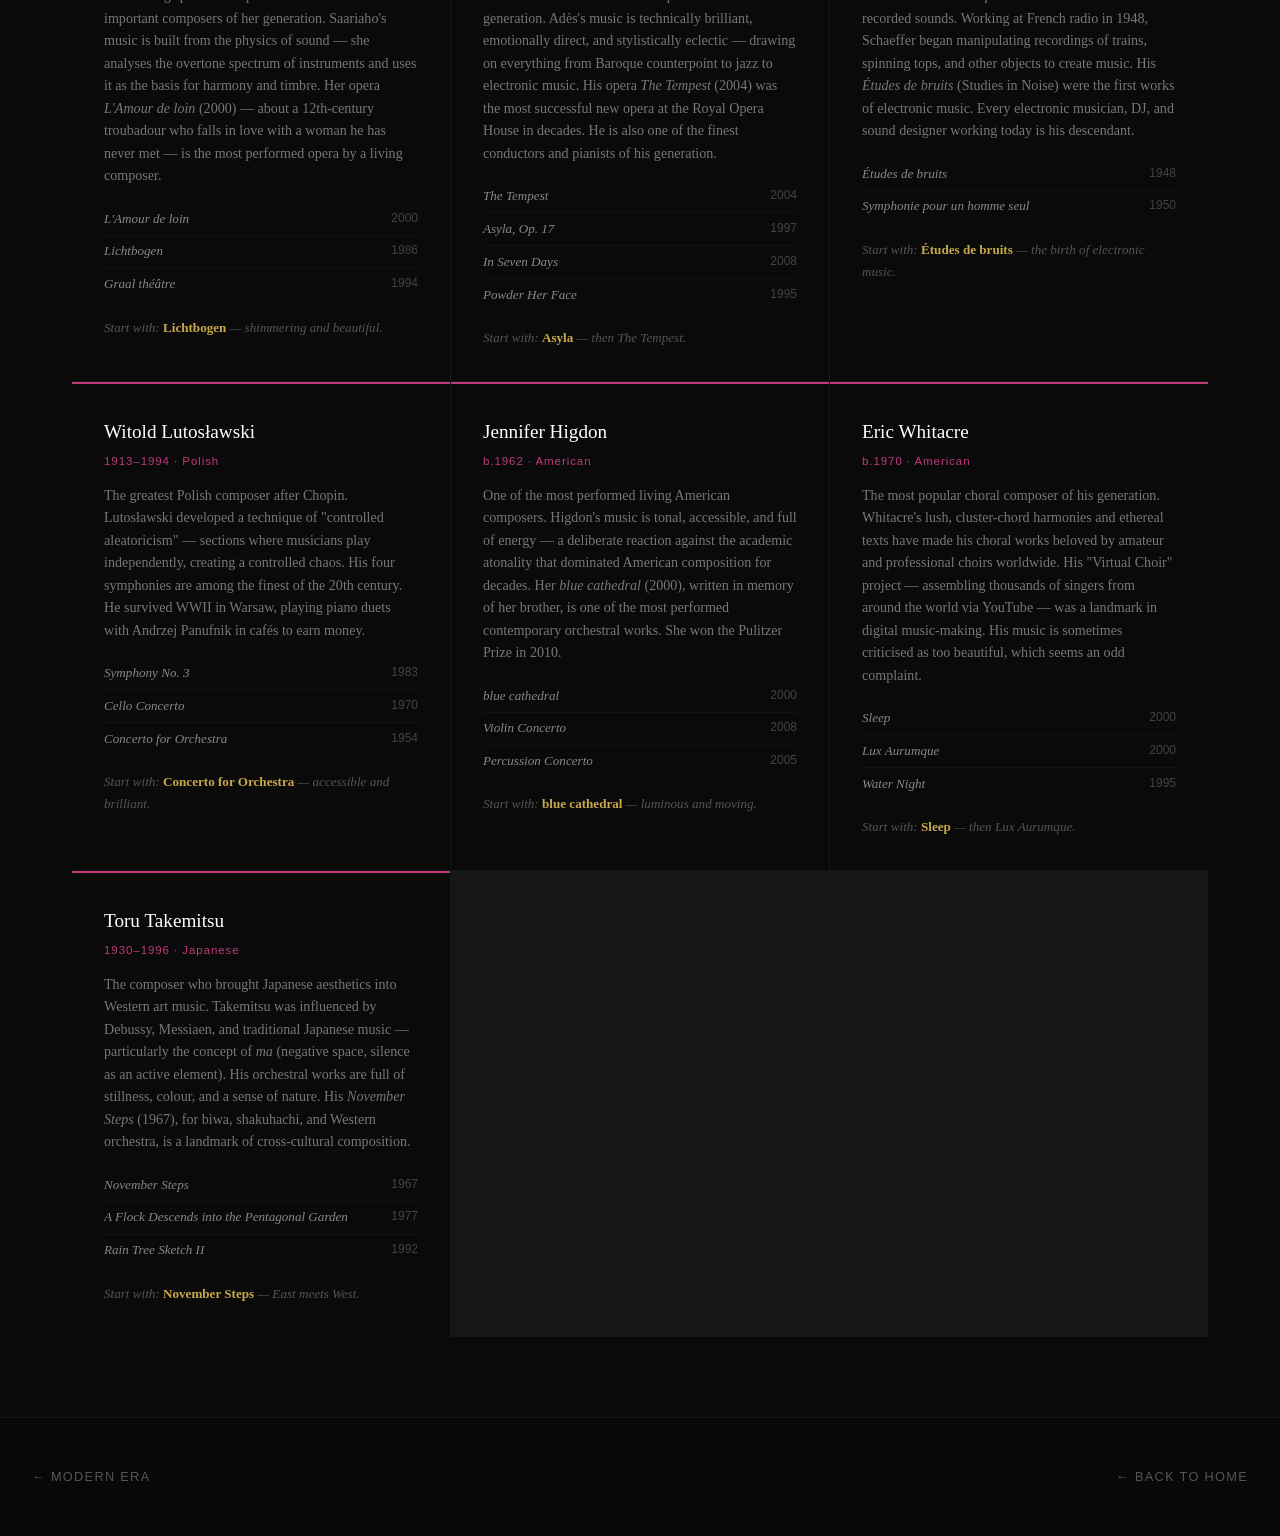
<file: contemporary.html>
<!DOCTYPE html>
<html lang="en">
<head>
<meta charset="UTF-8">
<meta name="viewport" content="width=device-width, initial-scale=1.0">
<title>Contemporary Era · 1950–present</title>
<link rel="stylesheet" href="style.css">
<style>:root { --era-color: #c0397b; }</style>
</head>
<body>
<nav id="navbar">
  <div class="nav-logo">♩ Classical Music</div>
  <ul class="nav-links">
    <li><a href="index.html">Home</a></li>
    <li><a href="early-music.html">Early Music</a></li>
    <li><a href="renaissance.html">Renaissance</a></li>
    <li><a href="baroque.html">Baroque</a></li>
    <li><a href="classical-era.html">Classical</a></li>
    <li><a href="romantic.html">Romantic</a></li>
    <li><a href="nationalism.html">Nationalism</a></li>
    <li><a href="modern.html">Modern</a></li>
    <li><a href="contemporary.html" style="color:#c0397b">Contemporary</a></li>
  </ul>
</nav>

<section class="parallax era-hero">
  <div class="parallax-bg" style="background-image:url('https://bigthink.com/wp-content/uploads/2022/05/vancouver_symphony_orchestra_w.jpg?resize=1200,630')"></div>
  <div class="era-hero-content">
    <div class="era-tag">1950 – present</div>
    <h1>Contemporary</h1>
    <div class="era-span">Silence · Minimalism · Electronics · Everything</div>
  </div>
</section>

<div class="era-nav">
  <a href="index.html">← Home</a><span class="sep">·</span>
  <a href="modern.html">← Modern Era</a>
</div>

<div class="era-body">
  <h2>The World It Came From</h2>
  <p>After World War II, composers felt the old musical language was exhausted — even tainted. The response was radical. Cage asked whether silence itself was music. Stockhausen built music from pure electronic sound. Xenakis used mathematical probability to generate notes. The serialists (Boulez, Webern's heirs) organised every parameter of music — pitch, rhythm, dynamics — into strict systems.</p>
  <p>Then came the reaction. Minimalism (Glass, Reich, Riley) stripped music back to repeating patterns and gradual change — hypnotic, accessible, and enormously influential on film, ambient, and electronic music. Spectral composers listened to the physics of sound itself. Postmodernists mixed everything together.</p>
  <p>Today's composers work in a world where every style of the past 1,000 years is available simultaneously. The challenge is no longer breaking rules — it's finding something to say.</p>
  <div class="listen-box">
    <strong style="color:var(--era-color)">Where to start:</strong> Penderecki's <em>Threnody for the Victims of Hiroshima</em> — 8 minutes of string textures that sound like nothing else. Then Reich's <em>Music for 18 Musicians</em> for the minimalist counterpoint. Then Ligeti's <em>Études</em> to hear what a piano can do.
  </div>
</div>

<section class="composers-section">
  <div class="container">
    <h2>Composers of the Contemporary Era</h2>
    <div class="composers-grid">

      <div class="composer-card">
        <div class="c-name">John Cage</div>
        <div class="c-dates">1912–1992 · American</div>
        <div class="c-bio">The most radical thinker in music history. Cage asked the fundamental question: what is music? His answer — anything can be music, including silence — changed everything. His <em>4'33"</em> (1952), in which a pianist sits at a piano and plays nothing for four minutes and thirty-three seconds, is the most famous and most debated piece of the 20th century. He also invented the "prepared piano" — inserting objects between the strings.</div>
        <ul class="c-works">
          <li><span class="w-title">4'33"</span><span class="w-year">1952</span></li>
          <li><span class="w-title">Sonatas and Interludes (prepared piano)</span><span class="w-year">1948</span></li>
          <li><span class="w-title">Music of Changes</span><span class="w-year">1951</span></li>
          <li><span class="w-title">Imaginary Landscape No. 4</span><span class="w-year">1951</span></li>
        </ul>
        <div class="c-start">Start with: <strong>Sonatas and Interludes</strong> — the prepared piano is magical. Then confront <em>4'33"</em>.</div>
      </div>

      <div class="composer-card">
        <div class="c-name">György Ligeti</div>
        <div class="c-dates">1923–2006 · Hungarian-Austrian</div>
        <div class="c-bio">The most original composer of the second half of the 20th century. Ligeti escaped Hungary after the 1956 uprising and reinvented himself in the West. His "micropolyphony" — dense clouds of sound where individual voices blur into texture — was used by Kubrick in <em>2001: A Space Odyssey</em> without permission. His <em>Études</em> for piano are the most important piano works since Bartók.</div>
        <ul class="c-works">
          <li><span class="w-title">Études for Piano (18)</span><span class="w-year">1985–2001</span></li>
          <li><span class="w-title">Atmosphères</span><span class="w-year">1961</span></li>
          <li><span class="w-title">Lontano</span><span class="w-year">1967</span></li>
          <li><span class="w-title">Piano Concerto</span><span class="w-year">1988</span></li>
        </ul>
        <div class="c-start">Start with: <strong>Études</strong> — then <em>Atmosphères</em> for the orchestral Ligeti.</div>
      </div>

      <div class="composer-card">
        <div class="c-name">Karlheinz Stockhausen</div>
        <div class="c-dates">1928–2007 · German</div>
        <div class="c-bio">The most ambitious composer of the 20th century. Stockhausen pioneered electronic music, spatial music (placing musicians around the audience), and total serialism. His <em>Gruppen</em> (1957) — for three orchestras surrounding the audience — is one of the most spectacular works ever conceived. His final project was a seven-opera cycle <em>Licht</em> (Light), one opera for each day of the week, which took 26 years to complete.</div>
        <ul class="c-works">
          <li><span class="w-title">Gruppen</span><span class="w-year">1957</span></li>
          <li><span class="w-title">Gesang der Jünglinge</span><span class="w-year">1956</span></li>
          <li><span class="w-title">Klavierstück XI</span><span class="w-year">1956</span></li>
          <li><span class="w-title">Stimmung</span><span class="w-year">1968</span></li>
        </ul>
        <div class="c-start">Start with: <strong>Gesang der Jünglinge</strong> — a boy's voice transformed by electronics.</div>
      </div>

      <div class="composer-card">
        <div class="c-name">Krzysztof Penderecki</div>
        <div class="c-dates">1933–2020 · Polish</div>
        <div class="c-bio">The composer who made string instruments sound like screaming. Penderecki's early works — <em>Threnody for the Victims of Hiroshima</em>, <em>Polymorphia</em> — used clusters, glissandi, and extended techniques to create sounds of visceral horror. His music was used in <em>The Shining</em>, <em>Wild at Heart</em>, and <em>Children of Men</em>. In his later years he moved toward a more neo-Romantic style.</div>
        <ul class="c-works">
          <li><span class="w-title">Threnody for the Victims of Hiroshima</span><span class="w-year">1960</span></li>
          <li><span class="w-title">St. Luke Passion</span><span class="w-year">1966</span></li>
          <li><span class="w-title">Symphony No. 3</span><span class="w-year">1988</span></li>
        </ul>
        <div class="c-start">Start with: <strong>Threnody for the Victims of Hiroshima</strong> — 8 minutes unlike anything else.</div>
      </div>

      <div class="composer-card">
        <div class="c-name">Steve Reich</div>
        <div class="c-dates">b.1936 · American</div>
        <div class="c-bio">The father of minimalism. Reich's discovery of "phasing" — two identical recordings gradually going out of sync — led to a body of work that is hypnotic, joyful, and deeply influential. His <em>Music for 18 Musicians</em> (1976) is the most important minimalist work ever written. He studied African drumming in Ghana and Balinese gamelan in Seattle, and both inform his rhythmic language.</div>
        <ul class="c-works">
          <li><span class="w-title">Music for 18 Musicians</span><span class="w-year">1976</span></li>
          <li><span class="w-title">Different Trains</span><span class="w-year">1988</span></li>
          <li><span class="w-title">Drumming</span><span class="w-year">1971</span></li>
          <li><span class="w-title">Six Pianos</span><span class="w-year">1973</span></li>
        </ul>
        <div class="c-start">Start with: <strong>Music for 18 Musicians</strong> — 65 minutes of pure joy.</div>
      </div>

      <div class="composer-card">
        <div class="c-name">Philip Glass</div>
        <div class="c-dates">b.1937 · American</div>
        <div class="c-bio">The most commercially successful living classical composer. Glass pioneered minimalism — music built from repeating patterns that change very slowly. His <em>Einstein on the Beach</em> (1976), a five-hour opera with no plot, was a landmark. He has written film scores (<em>Koyaanisqatsi</em>, <em>The Hours</em>), operas, symphonies, and string quartets. His music is either hypnotic or maddening, depending on your tolerance for repetition.</div>
        <ul class="c-works">
          <li><span class="w-title">Einstein on the Beach</span><span class="w-year">1976</span></li>
          <li><span class="w-title">Koyaanisqatsi</span><span class="w-year">1982</span></li>
          <li><span class="w-title">Metamorphosis</span><span class="w-year">1988</span></li>
          <li><span class="w-title">Glassworks</span><span class="w-year">1982</span></li>
        </ul>
        <div class="c-start">Start with: <strong>Metamorphosis</strong> — meditative and beautiful.</div>
      </div>

      <div class="composer-card">
        <div class="c-name">Terry Riley</div>
        <div class="c-dates">b.1935 · American</div>
        <div class="c-bio">The godfather of minimalism. Riley's <em>In C</em> (1964) — 53 musical fragments played by any number of musicians in any combination — was the founding document of minimalism. Its influence on rock (The Who's "Baba O'Riley" is named after him), ambient music, and electronic music is immeasurable. He also studied Indian classical music with Pandit Pran Nath and incorporated its improvisatory spirit into his work.</div>
        <ul class="c-works">
          <li><span class="w-title">In C</span><span class="w-year">1964</span></li>
          <li><span class="w-title">A Rainbow in Curved Air</span><span class="w-year">1969</span></li>
          <li><span class="w-title">Shri Camel</span><span class="w-year">1980</span></li>
        </ul>
        <div class="c-start">Start with: <strong>In C</strong> — the founding document of minimalism.</div>
      </div>

      <div class="composer-card">
        <div class="c-name">Iannis Xenakis</div>
        <div class="c-dates">1922–2001 · Greek-French</div>
        <div class="c-bio">The most mathematically rigorous composer of the 20th century. Xenakis used stochastic processes (mathematical probability), game theory, and set theory to generate musical structures. He was also an architect who worked with Le Corbusier. His <em>Pithoprakta</em> (1956) — for 46 strings, each playing independently — sounds like a swarm of insects or a crowd in panic. It is one of the most original works ever written.</div>
        <ul class="c-works">
          <li><span class="w-title">Pithoprakta</span><span class="w-year">1956</span></li>
          <li><span class="w-title">Metastaseis</span><span class="w-year">1954</span></li>
          <li><span class="w-title">Persephassa</span><span class="w-year">1969</span></li>
        </ul>
        <div class="c-start">Start with: <strong>Metastaseis</strong> — then <em>Pithoprakta</em>.</div>
      </div>

      <div class="composer-card">
        <div class="c-name">Luciano Berio</div>
        <div class="c-dates">1925–2003 · Italian</div>
        <div class="c-bio">The most humanist of the post-war avant-garde. Berio's <em>Sinfonia</em> (1968) — for eight amplified voices and orchestra — layers Mahler's Second Symphony, Beckett's <em>The Unnamable</em>, and dozens of other musical quotations into a dizzying collage. His <em>Sequenzas</em> — 14 solo pieces for different instruments — are the most important solo works of the 20th century.</div>
        <ul class="c-works">
          <li><span class="w-title">Sinfonia</span><span class="w-year">1968</span></li>
          <li><span class="w-title">Sequenza III (for voice)</span><span class="w-year">1966</span></li>
          <li><span class="w-title">Folk Songs</span><span class="w-year">1964</span></li>
        </ul>
        <div class="c-start">Start with: <strong>Folk Songs</strong> — accessible and beautiful. Then <em>Sinfonia</em>.</div>
      </div>

      <div class="composer-card">
        <div class="c-name">Kaija Saariaho</div>
        <div class="c-dates">1952–2023 · Finnish</div>
        <div class="c-bio">The leading spectral composer and one of the most important composers of her generation. Saariaho's music is built from the physics of sound — she analyses the overtone spectrum of instruments and uses it as the basis for harmony and timbre. Her opera <em>L'Amour de loin</em> (2000) — about a 12th-century troubadour who falls in love with a woman he has never met — is the most performed opera by a living composer.</div>
        <ul class="c-works">
          <li><span class="w-title">L'Amour de loin</span><span class="w-year">2000</span></li>
          <li><span class="w-title">Lichtbogen</span><span class="w-year">1986</span></li>
          <li><span class="w-title">Graal théâtre</span><span class="w-year">1994</span></li>
        </ul>
        <div class="c-start">Start with: <strong>Lichtbogen</strong> — shimmering and beautiful.</div>
      </div>

      <div class="composer-card">
        <div class="c-name">Thomas Adès</div>
        <div class="c-dates">b.1971 · British</div>
        <div class="c-bio">The most celebrated British composer of his generation. Adès's music is technically brilliant, emotionally direct, and stylistically eclectic — drawing on everything from Baroque counterpoint to jazz to electronic music. His opera <em>The Tempest</em> (2004) was the most successful new opera at the Royal Opera House in decades. He is also one of the finest conductors and pianists of his generation.</div>
        <ul class="c-works">
          <li><span class="w-title">The Tempest</span><span class="w-year">2004</span></li>
          <li><span class="w-title">Asyla, Op. 17</span><span class="w-year">1997</span></li>
          <li><span class="w-title">In Seven Days</span><span class="w-year">2008</span></li>
          <li><span class="w-title">Powder Her Face</span><span class="w-year">1995</span></li>
        </ul>
        <div class="c-start">Start with: <strong>Asyla</strong> — then <em>The Tempest</em>.</div>
      </div>

      <div class="composer-card">
        <div class="c-name">Pierre Schaeffer</div>
        <div class="c-dates">1910–1995 · French</div>
        <div class="c-bio">The inventor of musique concrète — music made from recorded sounds. Working at French radio in 1948, Schaeffer began manipulating recordings of trains, spinning tops, and other objects to create music. His <em>Études de bruits</em> (Studies in Noise) were the first works of electronic music. Every electronic musician, DJ, and sound designer working today is his descendant.</div>
        <ul class="c-works">
          <li><span class="w-title">Études de bruits</span><span class="w-year">1948</span></li>
          <li><span class="w-title">Symphonie pour un homme seul</span><span class="w-year">1950</span></li>
        </ul>
        <div class="c-start">Start with: <strong>Études de bruits</strong> — the birth of electronic music.</div>
      </div>

      <div class="composer-card">
        <div class="c-name">Witold Lutosławski</div>
        <div class="c-dates">1913–1994 · Polish</div>
        <div class="c-bio">The greatest Polish composer after Chopin. Lutosławski developed a technique of "controlled aleatoricism" — sections where musicians play independently, creating a controlled chaos. His four symphonies are among the finest of the 20th century. He survived WWII in Warsaw, playing piano duets with Andrzej Panufnik in cafés to earn money.</div>
        <ul class="c-works">
          <li><span class="w-title">Symphony No. 3</span><span class="w-year">1983</span></li>
          <li><span class="w-title">Cello Concerto</span><span class="w-year">1970</span></li>
          <li><span class="w-title">Concerto for Orchestra</span><span class="w-year">1954</span></li>
        </ul>
        <div class="c-start">Start with: <strong>Concerto for Orchestra</strong> — accessible and brilliant.</div>
      </div>

      <div class="composer-card">
        <div class="c-name">Jennifer Higdon</div>
        <div class="c-dates">b.1962 · American</div>
        <div class="c-bio">One of the most performed living American composers. Higdon's music is tonal, accessible, and full of energy — a deliberate reaction against the academic atonality that dominated American composition for decades. Her <em>blue cathedral</em> (2000), written in memory of her brother, is one of the most performed contemporary orchestral works. She won the Pulitzer Prize in 2010.</div>
        <ul class="c-works">
          <li><span class="w-title">blue cathedral</span><span class="w-year">2000</span></li>
          <li><span class="w-title">Violin Concerto</span><span class="w-year">2008</span></li>
          <li><span class="w-title">Percussion Concerto</span><span class="w-year">2005</span></li>
        </ul>
        <div class="c-start">Start with: <strong>blue cathedral</strong> — luminous and moving.</div>
      </div>

      <div class="composer-card">
        <div class="c-name">Eric Whitacre</div>
        <div class="c-dates">b.1970 · American</div>
        <div class="c-bio">The most popular choral composer of his generation. Whitacre's lush, cluster-chord harmonies and ethereal texts have made his choral works beloved by amateur and professional choirs worldwide. His "Virtual Choir" project — assembling thousands of singers from around the world via YouTube — was a landmark in digital music-making. His music is sometimes criticised as too beautiful, which seems an odd complaint.</div>
        <ul class="c-works">
          <li><span class="w-title">Sleep</span><span class="w-year">2000</span></li>
          <li><span class="w-title">Lux Aurumque</span><span class="w-year">2000</span></li>
          <li><span class="w-title">Water Night</span><span class="w-year">1995</span></li>
        </ul>
        <div class="c-start">Start with: <strong>Sleep</strong> — then <em>Lux Aurumque</em>.</div>
      </div>

      <div class="composer-card">
        <div class="c-name">Toru Takemitsu</div>
        <div class="c-dates">1930–1996 · Japanese</div>
        <div class="c-bio">The composer who brought Japanese aesthetics into Western art music. Takemitsu was influenced by Debussy, Messiaen, and traditional Japanese music — particularly the concept of <em>ma</em> (negative space, silence as an active element). His orchestral works are full of stillness, colour, and a sense of nature. His <em>November Steps</em> (1967), for biwa, shakuhachi, and Western orchestra, is a landmark of cross-cultural composition.</div>
        <ul class="c-works">
          <li><span class="w-title">November Steps</span><span class="w-year">1967</span></li>
          <li><span class="w-title">A Flock Descends into the Pentagonal Garden</span><span class="w-year">1977</span></li>
          <li><span class="w-title">Rain Tree Sketch II</span><span class="w-year">1992</span></li>
        </ul>
        <div class="c-start">Start with: <strong>November Steps</strong> — East meets West.</div>
      </div>

    </div>
  </div>
</section>

<div class="era-pagination">
  <a href="modern.html">← Modern Era</a>
  <a href="index.html">← Back to Home</a>
</div>

<script src="data.js"></script>
<script src="main.js"></script>
</body>
</html>
</file>
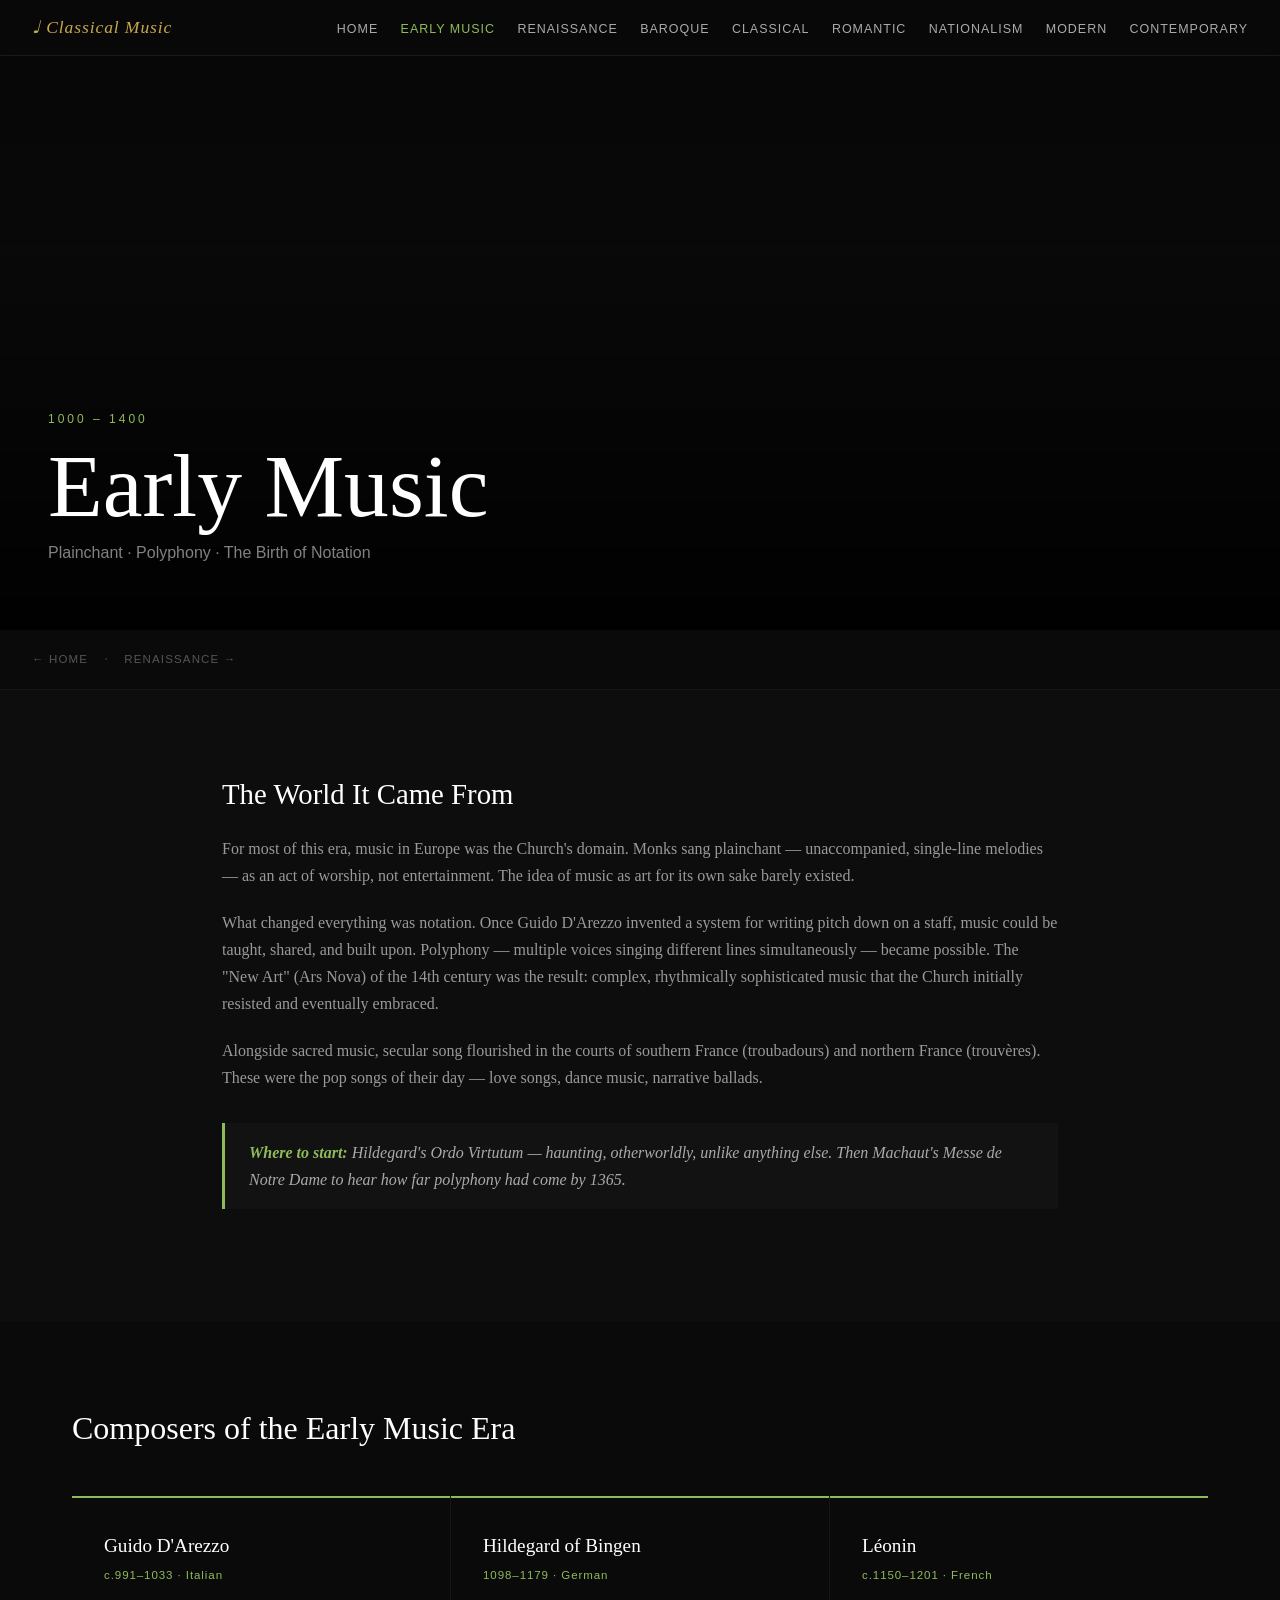
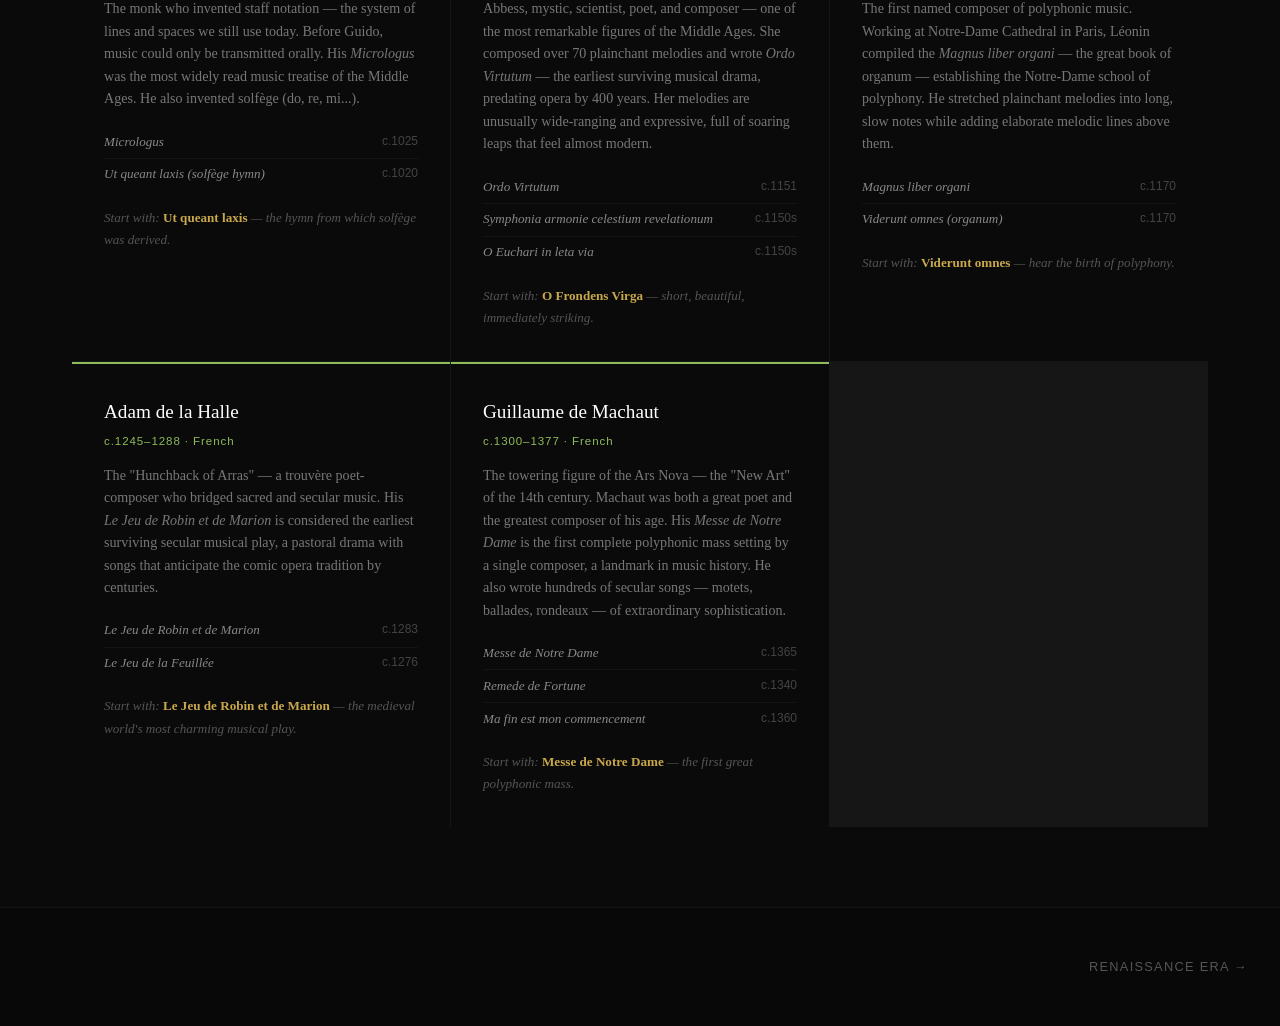
<file: early-music.html>
<!DOCTYPE html>
<html lang="en">
<head>
<meta charset="UTF-8">
<meta name="viewport" content="width=device-width, initial-scale=1.0">
<title>Early Music · 1000–1400</title>
<link rel="stylesheet" href="style.css">
<style>:root { --era-color: #8fbc5a; }</style>
</head>
<body>
<nav id="navbar">
  <div class="nav-logo">♩ Classical Music</div>
  <ul class="nav-links">
    <li><a href="index.html">Home</a></li>
    <li><a href="early-music.html" style="color:#8fbc5a">Early Music</a></li>
    <li><a href="renaissance.html">Renaissance</a></li>
    <li><a href="baroque.html">Baroque</a></li>
    <li><a href="classical-era.html">Classical</a></li>
    <li><a href="romantic.html">Romantic</a></li>
    <li><a href="nationalism.html">Nationalism</a></li>
    <li><a href="modern.html">Modern</a></li>
    <li><a href="contemporary.html">Contemporary</a></li>
  </ul>
</nav>

<section class="parallax era-hero">
  <div class="parallax-bg" style="background-image:url('https://uploads3.wikiart.org/images/hildegard-of-bingen/fifth-vision.jpg!Large.jpg')"></div>
  <div class="era-hero-content">
    <div class="era-tag">1000 – 1400</div>
    <h1>Early Music</h1>
    <div class="era-span">Plainchant · Polyphony · The Birth of Notation</div>
  </div>
</section>

<div class="era-nav">
  <a href="index.html">← Home</a>
  <span class="sep">·</span>
  <a href="renaissance.html">Renaissance →</a>
</div>

<div class="era-body">
  <h2>The World It Came From</h2>
  <p>For most of this era, music in Europe was the Church's domain. Monks sang plainchant — unaccompanied, single-line melodies — as an act of worship, not entertainment. The idea of music as art for its own sake barely existed.</p>
  <p>What changed everything was notation. Once Guido D'Arezzo invented a system for writing pitch down on a staff, music could be taught, shared, and built upon. Polyphony — multiple voices singing different lines simultaneously — became possible. The "New Art" (Ars Nova) of the 14th century was the result: complex, rhythmically sophisticated music that the Church initially resisted and eventually embraced.</p>
  <p>Alongside sacred music, secular song flourished in the courts of southern France (troubadours) and northern France (trouvères). These were the pop songs of their day — love songs, dance music, narrative ballads.</p>

  <div class="listen-box">
    <strong style="color:var(--era-color)">Where to start:</strong> Hildegard's <em>Ordo Virtutum</em> — haunting, otherworldly, unlike anything else. Then Machaut's <em>Messe de Notre Dame</em> to hear how far polyphony had come by 1365.
  </div>
</div>

<section class="composers-section">
  <div class="container">
    <h2>Composers of the Early Music Era</h2>
    <div class="composers-grid">

      <div class="composer-card">
        <div class="c-name">Guido D'Arezzo</div>
        <div class="c-dates">c.991–1033 · Italian</div>
        <div class="c-bio">The monk who invented staff notation — the system of lines and spaces we still use today. Before Guido, music could only be transmitted orally. His <em>Micrologus</em> was the most widely read music treatise of the Middle Ages. He also invented solfège (do, re, mi...).</div>
        <ul class="c-works">
          <li><span class="w-title">Micrologus</span><span class="w-year">c.1025</span></li>
          <li><span class="w-title">Ut queant laxis (solfège hymn)</span><span class="w-year">c.1020</span></li>
        </ul>
        <div class="c-start">Start with: <strong>Ut queant laxis</strong> — the hymn from which solfège was derived.</div>
      </div>

      <div class="composer-card">
        <div class="c-name">Hildegard of Bingen</div>
        <div class="c-dates">1098–1179 · German</div>
        <div class="c-bio">Abbess, mystic, scientist, poet, and composer — one of the most remarkable figures of the Middle Ages. She composed over 70 plainchant melodies and wrote <em>Ordo Virtutum</em> — the earliest surviving musical drama, predating opera by 400 years. Her melodies are unusually wide-ranging and expressive, full of soaring leaps that feel almost modern.</div>
        <ul class="c-works">
          <li><span class="w-title">Ordo Virtutum</span><span class="w-year">c.1151</span></li>
          <li><span class="w-title">Symphonia armonie celestium revelationum</span><span class="w-year">c.1150s</span></li>
          <li><span class="w-title">O Euchari in leta via</span><span class="w-year">c.1150s</span></li>
        </ul>
        <div class="c-start">Start with: <strong>O Frondens Virga</strong> — short, beautiful, immediately striking.</div>
      </div>

      <div class="composer-card">
        <div class="c-name">Léonin</div>
        <div class="c-dates">c.1150–1201 · French</div>
        <div class="c-bio">The first named composer of polyphonic music. Working at Notre-Dame Cathedral in Paris, Léonin compiled the <em>Magnus liber organi</em> — the great book of organum — establishing the Notre-Dame school of polyphony. He stretched plainchant melodies into long, slow notes while adding elaborate melodic lines above them.</div>
        <ul class="c-works">
          <li><span class="w-title">Magnus liber organi</span><span class="w-year">c.1170</span></li>
          <li><span class="w-title">Viderunt omnes (organum)</span><span class="w-year">c.1170</span></li>
        </ul>
        <div class="c-start">Start with: <strong>Viderunt omnes</strong> — hear the birth of polyphony.</div>
      </div>

      <div class="composer-card">
        <div class="c-name">Adam de la Halle</div>
        <div class="c-dates">c.1245–1288 · French</div>
        <div class="c-bio">The "Hunchback of Arras" — a trouvère poet-composer who bridged sacred and secular music. His <em>Le Jeu de Robin et de Marion</em> is considered the earliest surviving secular musical play, a pastoral drama with songs that anticipate the comic opera tradition by centuries.</div>
        <ul class="c-works">
          <li><span class="w-title">Le Jeu de Robin et de Marion</span><span class="w-year">c.1283</span></li>
          <li><span class="w-title">Le Jeu de la Feuillée</span><span class="w-year">c.1276</span></li>
        </ul>
        <div class="c-start">Start with: <strong>Le Jeu de Robin et de Marion</strong> — the medieval world's most charming musical play.</div>
      </div>

      <div class="composer-card">
        <div class="c-name">Guillaume de Machaut</div>
        <div class="c-dates">c.1300–1377 · French</div>
        <div class="c-bio">The towering figure of the Ars Nova — the "New Art" of the 14th century. Machaut was both a great poet and the greatest composer of his age. His <em>Messe de Notre Dame</em> is the first complete polyphonic mass setting by a single composer, a landmark in music history. He also wrote hundreds of secular songs — motets, ballades, rondeaux — of extraordinary sophistication.</div>
        <ul class="c-works">
          <li><span class="w-title">Messe de Notre Dame</span><span class="w-year">c.1365</span></li>
          <li><span class="w-title">Remede de Fortune</span><span class="w-year">c.1340</span></li>
          <li><span class="w-title">Ma fin est mon commencement</span><span class="w-year">c.1360</span></li>
        </ul>
        <div class="c-start">Start with: <strong>Messe de Notre Dame</strong> — the first great polyphonic mass.</div>
      </div>

    </div>
  </div>
</section>

<div class="era-pagination">
  <span></span>
  <a href="renaissance.html">Renaissance Era →</a>
</div>

<script src="data.js"></script>
<script src="main.js"></script>
</body>
</html>
</file>
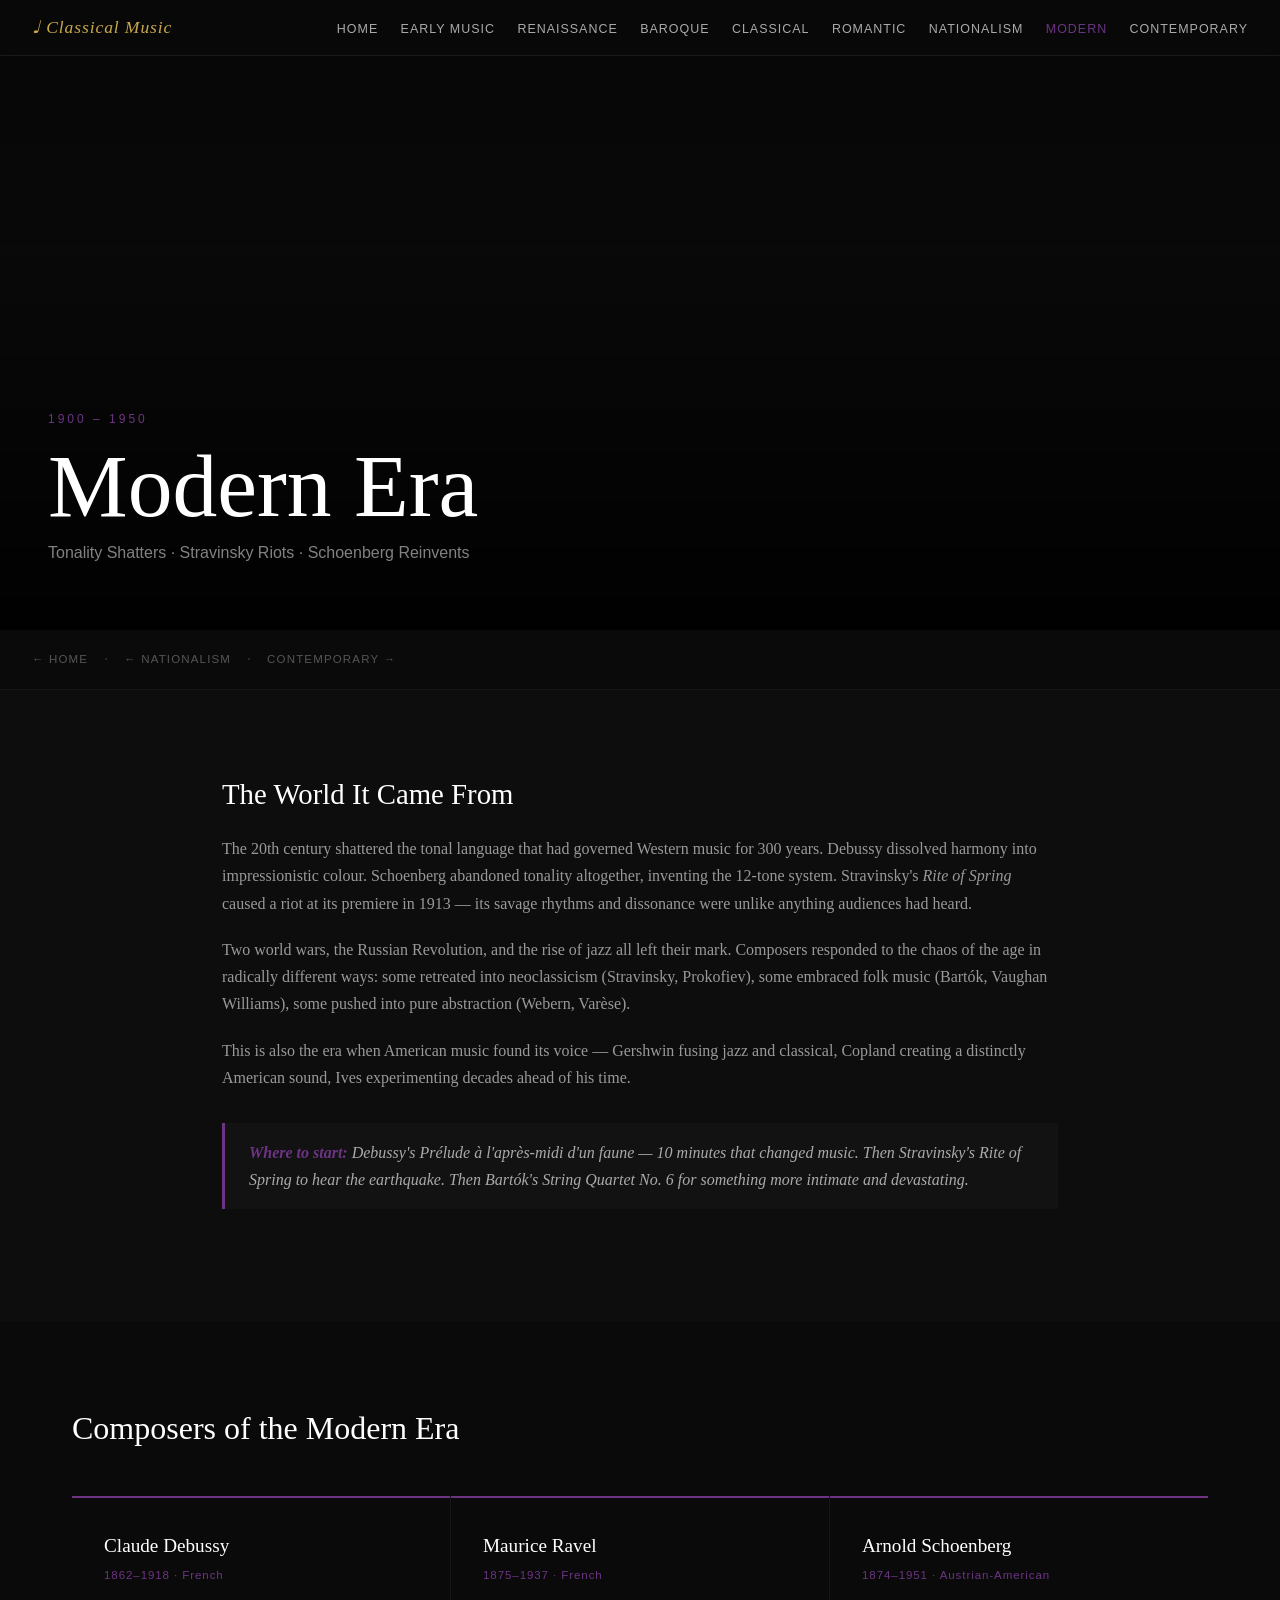
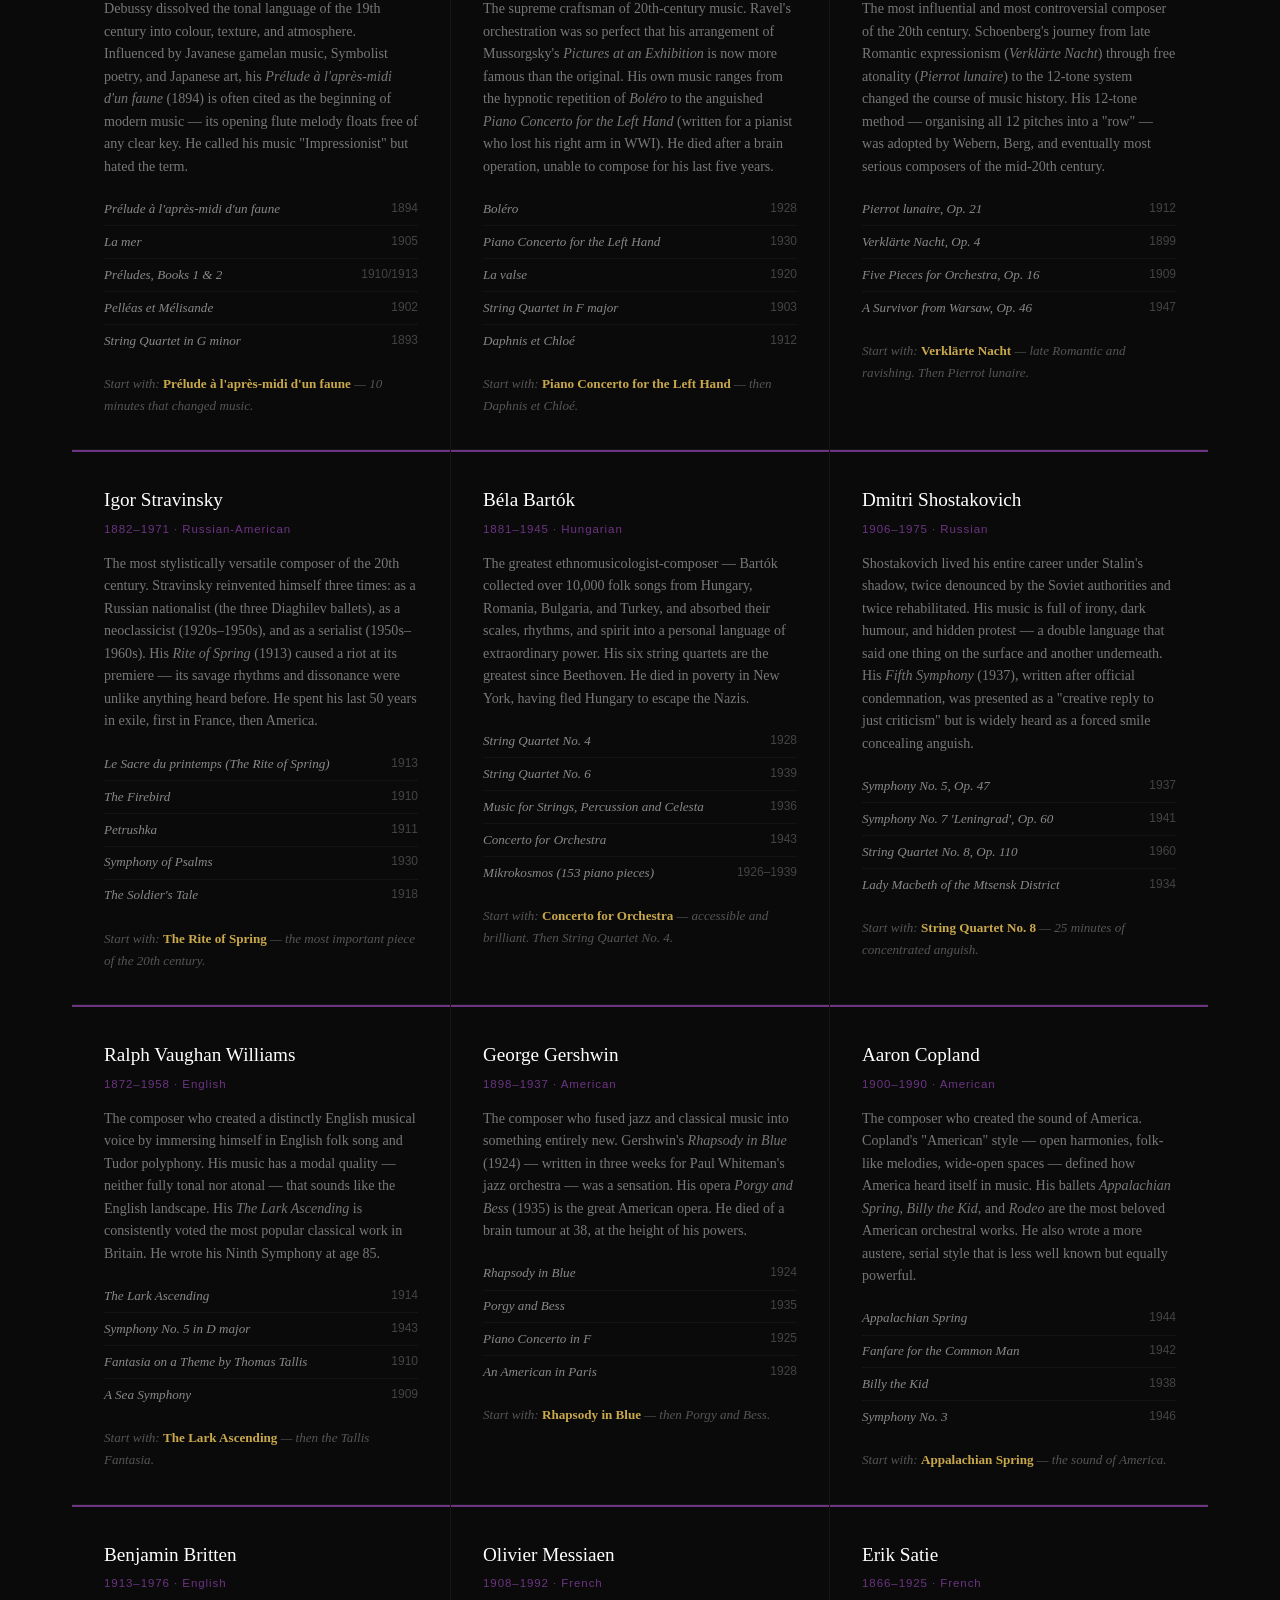
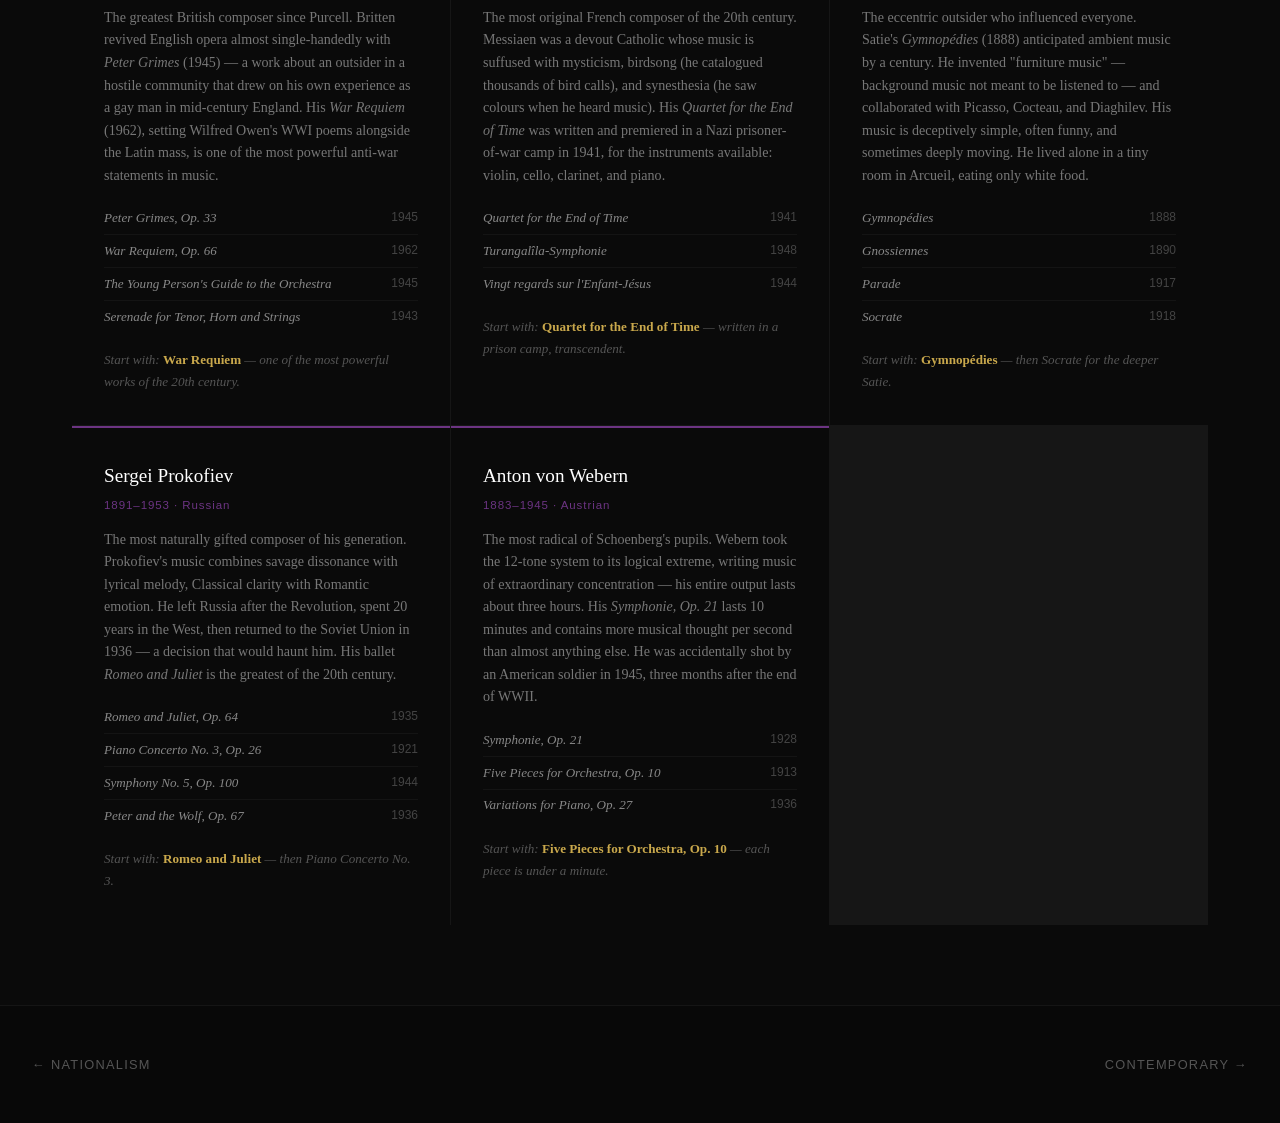
<file: modern.html>
<!DOCTYPE html>
<html lang="en">
<head>
<meta charset="UTF-8">
<meta name="viewport" content="width=device-width, initial-scale=1.0">
<title>Modern Era · 1900–1950</title>
<link rel="stylesheet" href="style.css">
<style>:root { --era-color: #6c3483; }</style>
</head>
<body>
<nav id="navbar">
  <div class="nav-logo">♩ Classical Music</div>
  <ul class="nav-links">
    <li><a href="index.html">Home</a></li>
    <li><a href="early-music.html">Early Music</a></li>
    <li><a href="renaissance.html">Renaissance</a></li>
    <li><a href="baroque.html">Baroque</a></li>
    <li><a href="classical-era.html">Classical</a></li>
    <li><a href="romantic.html">Romantic</a></li>
    <li><a href="nationalism.html">Nationalism</a></li>
    <li><a href="modern.html" style="color:#6c3483">Modern</a></li>
    <li><a href="contemporary.html">Contemporary</a></li>
  </ul>
</nav>

<section class="parallax era-hero">
  <div class="parallax-bg" style="background-image:url('https://woody.cloudly.space/app/uploads/saintgermain/2025/03/thumbs/1132161-maison-de-claude-debussy-img-7538-1920x960.webp')"></div>
  <div class="era-hero-content">
    <div class="era-tag">1900 – 1950</div>
    <h1>Modern Era</h1>
    <div class="era-span">Tonality Shatters · Stravinsky Riots · Schoenberg Reinvents</div>
  </div>
</section>

<div class="era-nav">
  <a href="index.html">← Home</a><span class="sep">·</span>
  <a href="nationalism.html">← Nationalism</a><span class="sep">·</span>
  <a href="contemporary.html">Contemporary →</a>
</div>

<div class="era-body">
  <h2>The World It Came From</h2>
  <p>The 20th century shattered the tonal language that had governed Western music for 300 years. Debussy dissolved harmony into impressionistic colour. Schoenberg abandoned tonality altogether, inventing the 12-tone system. Stravinsky's <em>Rite of Spring</em> caused a riot at its premiere in 1913 — its savage rhythms and dissonance were unlike anything audiences had heard.</p>
  <p>Two world wars, the Russian Revolution, and the rise of jazz all left their mark. Composers responded to the chaos of the age in radically different ways: some retreated into neoclassicism (Stravinsky, Prokofiev), some embraced folk music (Bartók, Vaughan Williams), some pushed into pure abstraction (Webern, Varèse).</p>
  <p>This is also the era when American music found its voice — Gershwin fusing jazz and classical, Copland creating a distinctly American sound, Ives experimenting decades ahead of his time.</p>
  <div class="listen-box">
    <strong style="color:var(--era-color)">Where to start:</strong> Debussy's <em>Prélude à l'après-midi d'un faune</em> — 10 minutes that changed music. Then Stravinsky's <em>Rite of Spring</em> to hear the earthquake. Then Bartók's <em>String Quartet No. 6</em> for something more intimate and devastating.
  </div>
</div>

<section class="composers-section">
  <div class="container">
    <h2>Composers of the Modern Era</h2>
    <div class="composers-grid">

      <div class="composer-card">
        <div class="c-name">Claude Debussy</div>
        <div class="c-dates">1862–1918 · French</div>
        <div class="c-bio">Debussy dissolved the tonal language of the 19th century into colour, texture, and atmosphere. Influenced by Javanese gamelan music, Symbolist poetry, and Japanese art, his <em>Prélude à l'après-midi d'un faune</em> (1894) is often cited as the beginning of modern music — its opening flute melody floats free of any clear key. He called his music "Impressionist" but hated the term.</div>
        <ul class="c-works">
          <li><span class="w-title">Prélude à l'après-midi d'un faune</span><span class="w-year">1894</span></li>
          <li><span class="w-title">La mer</span><span class="w-year">1905</span></li>
          <li><span class="w-title">Préludes, Books 1 & 2</span><span class="w-year">1910/1913</span></li>
          <li><span class="w-title">Pelléas et Mélisande</span><span class="w-year">1902</span></li>
          <li><span class="w-title">String Quartet in G minor</span><span class="w-year">1893</span></li>
        </ul>
        <div class="c-start">Start with: <strong>Prélude à l'après-midi d'un faune</strong> — 10 minutes that changed music.</div>
      </div>

      <div class="composer-card">
        <div class="c-name">Maurice Ravel</div>
        <div class="c-dates">1875–1937 · French</div>
        <div class="c-bio">The supreme craftsman of 20th-century music. Ravel's orchestration was so perfect that his arrangement of Mussorgsky's <em>Pictures at an Exhibition</em> is now more famous than the original. His own music ranges from the hypnotic repetition of <em>Boléro</em> to the anguished <em>Piano Concerto for the Left Hand</em> (written for a pianist who lost his right arm in WWI). He died after a brain operation, unable to compose for his last five years.</div>
        <ul class="c-works">
          <li><span class="w-title">Boléro</span><span class="w-year">1928</span></li>
          <li><span class="w-title">Piano Concerto for the Left Hand</span><span class="w-year">1930</span></li>
          <li><span class="w-title">La valse</span><span class="w-year">1920</span></li>
          <li><span class="w-title">String Quartet in F major</span><span class="w-year">1903</span></li>
          <li><span class="w-title">Daphnis et Chloé</span><span class="w-year">1912</span></li>
        </ul>
        <div class="c-start">Start with: <strong>Piano Concerto for the Left Hand</strong> — then <em>Daphnis et Chloé</em>.</div>
      </div>

      <div class="composer-card">
        <div class="c-name">Arnold Schoenberg</div>
        <div class="c-dates">1874–1951 · Austrian-American</div>
        <div class="c-bio">The most influential and most controversial composer of the 20th century. Schoenberg's journey from late Romantic expressionism (<em>Verklärte Nacht</em>) through free atonality (<em>Pierrot lunaire</em>) to the 12-tone system changed the course of music history. His 12-tone method — organising all 12 pitches into a "row" — was adopted by Webern, Berg, and eventually most serious composers of the mid-20th century.</div>
        <ul class="c-works">
          <li><span class="w-title">Pierrot lunaire, Op. 21</span><span class="w-year">1912</span></li>
          <li><span class="w-title">Verklärte Nacht, Op. 4</span><span class="w-year">1899</span></li>
          <li><span class="w-title">Five Pieces for Orchestra, Op. 16</span><span class="w-year">1909</span></li>
          <li><span class="w-title">A Survivor from Warsaw, Op. 46</span><span class="w-year">1947</span></li>
        </ul>
        <div class="c-start">Start with: <strong>Verklärte Nacht</strong> — late Romantic and ravishing. Then <em>Pierrot lunaire</em>.</div>
      </div>

      <div class="composer-card">
        <div class="c-name">Igor Stravinsky</div>
        <div class="c-dates">1882–1971 · Russian-American</div>
        <div class="c-bio">The most stylistically versatile composer of the 20th century. Stravinsky reinvented himself three times: as a Russian nationalist (the three Diaghilev ballets), as a neoclassicist (1920s–1950s), and as a serialist (1950s–1960s). His <em>Rite of Spring</em> (1913) caused a riot at its premiere — its savage rhythms and dissonance were unlike anything heard before. He spent his last 50 years in exile, first in France, then America.</div>
        <ul class="c-works">
          <li><span class="w-title">Le Sacre du printemps (The Rite of Spring)</span><span class="w-year">1913</span></li>
          <li><span class="w-title">The Firebird</span><span class="w-year">1910</span></li>
          <li><span class="w-title">Petrushka</span><span class="w-year">1911</span></li>
          <li><span class="w-title">Symphony of Psalms</span><span class="w-year">1930</span></li>
          <li><span class="w-title">The Soldier's Tale</span><span class="w-year">1918</span></li>
        </ul>
        <div class="c-start">Start with: <strong>The Rite of Spring</strong> — the most important piece of the 20th century.</div>
      </div>

      <div class="composer-card">
        <div class="c-name">Béla Bartók</div>
        <div class="c-dates">1881–1945 · Hungarian</div>
        <div class="c-bio">The greatest ethnomusicologist-composer — Bartók collected over 10,000 folk songs from Hungary, Romania, Bulgaria, and Turkey, and absorbed their scales, rhythms, and spirit into a personal language of extraordinary power. His six string quartets are the greatest since Beethoven. He died in poverty in New York, having fled Hungary to escape the Nazis.</div>
        <ul class="c-works">
          <li><span class="w-title">String Quartet No. 4</span><span class="w-year">1928</span></li>
          <li><span class="w-title">String Quartet No. 6</span><span class="w-year">1939</span></li>
          <li><span class="w-title">Music for Strings, Percussion and Celesta</span><span class="w-year">1936</span></li>
          <li><span class="w-title">Concerto for Orchestra</span><span class="w-year">1943</span></li>
          <li><span class="w-title">Mikrokosmos (153 piano pieces)</span><span class="w-year">1926–1939</span></li>
        </ul>
        <div class="c-start">Start with: <strong>Concerto for Orchestra</strong> — accessible and brilliant. Then String Quartet No. 4.</div>
      </div>

      <div class="composer-card">
        <div class="c-name">Dmitri Shostakovich</div>
        <div class="c-dates">1906–1975 · Russian</div>
        <div class="c-bio">Shostakovich lived his entire career under Stalin's shadow, twice denounced by the Soviet authorities and twice rehabilitated. His music is full of irony, dark humour, and hidden protest — a double language that said one thing on the surface and another underneath. His <em>Fifth Symphony</em> (1937), written after official condemnation, was presented as a "creative reply to just criticism" but is widely heard as a forced smile concealing anguish.</div>
        <ul class="c-works">
          <li><span class="w-title">Symphony No. 5, Op. 47</span><span class="w-year">1937</span></li>
          <li><span class="w-title">Symphony No. 7 'Leningrad', Op. 60</span><span class="w-year">1941</span></li>
          <li><span class="w-title">String Quartet No. 8, Op. 110</span><span class="w-year">1960</span></li>
          <li><span class="w-title">Lady Macbeth of the Mtsensk District</span><span class="w-year">1934</span></li>
        </ul>
        <div class="c-start">Start with: <strong>String Quartet No. 8</strong> — 25 minutes of concentrated anguish.</div>
      </div>

      <div class="composer-card">
        <div class="c-name">Ralph Vaughan Williams</div>
        <div class="c-dates">1872–1958 · English</div>
        <div class="c-bio">The composer who created a distinctly English musical voice by immersing himself in English folk song and Tudor polyphony. His music has a modal quality — neither fully tonal nor atonal — that sounds like the English landscape. His <em>The Lark Ascending</em> is consistently voted the most popular classical work in Britain. He wrote his Ninth Symphony at age 85.</div>
        <ul class="c-works">
          <li><span class="w-title">The Lark Ascending</span><span class="w-year">1914</span></li>
          <li><span class="w-title">Symphony No. 5 in D major</span><span class="w-year">1943</span></li>
          <li><span class="w-title">Fantasia on a Theme by Thomas Tallis</span><span class="w-year">1910</span></li>
          <li><span class="w-title">A Sea Symphony</span><span class="w-year">1909</span></li>
        </ul>
        <div class="c-start">Start with: <strong>The Lark Ascending</strong> — then the <em>Tallis Fantasia</em>.</div>
      </div>

      <div class="composer-card">
        <div class="c-name">George Gershwin</div>
        <div class="c-dates">1898–1937 · American</div>
        <div class="c-bio">The composer who fused jazz and classical music into something entirely new. Gershwin's <em>Rhapsody in Blue</em> (1924) — written in three weeks for Paul Whiteman's jazz orchestra — was a sensation. His opera <em>Porgy and Bess</em> (1935) is the great American opera. He died of a brain tumour at 38, at the height of his powers.</div>
        <ul class="c-works">
          <li><span class="w-title">Rhapsody in Blue</span><span class="w-year">1924</span></li>
          <li><span class="w-title">Porgy and Bess</span><span class="w-year">1935</span></li>
          <li><span class="w-title">Piano Concerto in F</span><span class="w-year">1925</span></li>
          <li><span class="w-title">An American in Paris</span><span class="w-year">1928</span></li>
        </ul>
        <div class="c-start">Start with: <strong>Rhapsody in Blue</strong> — then <em>Porgy and Bess</em>.</div>
      </div>

      <div class="composer-card">
        <div class="c-name">Aaron Copland</div>
        <div class="c-dates">1900–1990 · American</div>
        <div class="c-bio">The composer who created the sound of America. Copland's "American" style — open harmonies, folk-like melodies, wide-open spaces — defined how America heard itself in music. His ballets <em>Appalachian Spring</em>, <em>Billy the Kid</em>, and <em>Rodeo</em> are the most beloved American orchestral works. He also wrote a more austere, serial style that is less well known but equally powerful.</div>
        <ul class="c-works">
          <li><span class="w-title">Appalachian Spring</span><span class="w-year">1944</span></li>
          <li><span class="w-title">Fanfare for the Common Man</span><span class="w-year">1942</span></li>
          <li><span class="w-title">Billy the Kid</span><span class="w-year">1938</span></li>
          <li><span class="w-title">Symphony No. 3</span><span class="w-year">1946</span></li>
        </ul>
        <div class="c-start">Start with: <strong>Appalachian Spring</strong> — the sound of America.</div>
      </div>

      <div class="composer-card">
        <div class="c-name">Benjamin Britten</div>
        <div class="c-dates">1913–1976 · English</div>
        <div class="c-bio">The greatest British composer since Purcell. Britten revived English opera almost single-handedly with <em>Peter Grimes</em> (1945) — a work about an outsider in a hostile community that drew on his own experience as a gay man in mid-century England. His <em>War Requiem</em> (1962), setting Wilfred Owen's WWI poems alongside the Latin mass, is one of the most powerful anti-war statements in music.</div>
        <ul class="c-works">
          <li><span class="w-title">Peter Grimes, Op. 33</span><span class="w-year">1945</span></li>
          <li><span class="w-title">War Requiem, Op. 66</span><span class="w-year">1962</span></li>
          <li><span class="w-title">The Young Person's Guide to the Orchestra</span><span class="w-year">1945</span></li>
          <li><span class="w-title">Serenade for Tenor, Horn and Strings</span><span class="w-year">1943</span></li>
        </ul>
        <div class="c-start">Start with: <strong>War Requiem</strong> — one of the most powerful works of the 20th century.</div>
      </div>

      <div class="composer-card">
        <div class="c-name">Olivier Messiaen</div>
        <div class="c-dates">1908–1992 · French</div>
        <div class="c-bio">The most original French composer of the 20th century. Messiaen was a devout Catholic whose music is suffused with mysticism, birdsong (he catalogued thousands of bird calls), and synesthesia (he saw colours when he heard music). His <em>Quartet for the End of Time</em> was written and premiered in a Nazi prisoner-of-war camp in 1941, for the instruments available: violin, cello, clarinet, and piano.</div>
        <ul class="c-works">
          <li><span class="w-title">Quartet for the End of Time</span><span class="w-year">1941</span></li>
          <li><span class="w-title">Turangalîla-Symphonie</span><span class="w-year">1948</span></li>
          <li><span class="w-title">Vingt regards sur l'Enfant-Jésus</span><span class="w-year">1944</span></li>
        </ul>
        <div class="c-start">Start with: <strong>Quartet for the End of Time</strong> — written in a prison camp, transcendent.</div>
      </div>

      <div class="composer-card">
        <div class="c-name">Erik Satie</div>
        <div class="c-dates">1866–1925 · French</div>
        <div class="c-bio">The eccentric outsider who influenced everyone. Satie's <em>Gymnopédies</em> (1888) anticipated ambient music by a century. He invented "furniture music" — background music not meant to be listened to — and collaborated with Picasso, Cocteau, and Diaghilev. His music is deceptively simple, often funny, and sometimes deeply moving. He lived alone in a tiny room in Arcueil, eating only white food.</div>
        <ul class="c-works">
          <li><span class="w-title">Gymnopédies</span><span class="w-year">1888</span></li>
          <li><span class="w-title">Gnossiennes</span><span class="w-year">1890</span></li>
          <li><span class="w-title">Parade</span><span class="w-year">1917</span></li>
          <li><span class="w-title">Socrate</span><span class="w-year">1918</span></li>
        </ul>
        <div class="c-start">Start with: <strong>Gymnopédies</strong> — then <em>Socrate</em> for the deeper Satie.</div>
      </div>

      <div class="composer-card">
        <div class="c-name">Sergei Prokofiev</div>
        <div class="c-dates">1891–1953 · Russian</div>
        <div class="c-bio">The most naturally gifted composer of his generation. Prokofiev's music combines savage dissonance with lyrical melody, Classical clarity with Romantic emotion. He left Russia after the Revolution, spent 20 years in the West, then returned to the Soviet Union in 1936 — a decision that would haunt him. His ballet <em>Romeo and Juliet</em> is the greatest of the 20th century.</div>
        <ul class="c-works">
          <li><span class="w-title">Romeo and Juliet, Op. 64</span><span class="w-year">1935</span></li>
          <li><span class="w-title">Piano Concerto No. 3, Op. 26</span><span class="w-year">1921</span></li>
          <li><span class="w-title">Symphony No. 5, Op. 100</span><span class="w-year">1944</span></li>
          <li><span class="w-title">Peter and the Wolf, Op. 67</span><span class="w-year">1936</span></li>
        </ul>
        <div class="c-start">Start with: <strong>Romeo and Juliet</strong> — then Piano Concerto No. 3.</div>
      </div>

      <div class="composer-card">
        <div class="c-name">Anton von Webern</div>
        <div class="c-dates">1883–1945 · Austrian</div>
        <div class="c-bio">The most radical of Schoenberg's pupils. Webern took the 12-tone system to its logical extreme, writing music of extraordinary concentration — his entire output lasts about three hours. His <em>Symphonie, Op. 21</em> lasts 10 minutes and contains more musical thought per second than almost anything else. He was accidentally shot by an American soldier in 1945, three months after the end of WWII.</div>
        <ul class="c-works">
          <li><span class="w-title">Symphonie, Op. 21</span><span class="w-year">1928</span></li>
          <li><span class="w-title">Five Pieces for Orchestra, Op. 10</span><span class="w-year">1913</span></li>
          <li><span class="w-title">Variations for Piano, Op. 27</span><span class="w-year">1936</span></li>
        </ul>
        <div class="c-start">Start with: <strong>Five Pieces for Orchestra, Op. 10</strong> — each piece is under a minute.</div>
      </div>

    </div>
  </div>
</section>

<div class="era-pagination">
  <a href="nationalism.html">← Nationalism</a>
  <a href="contemporary.html">Contemporary →</a>
</div>

<script src="data.js"></script>
<script src="main.js"></script>
</body>
</html>
</file>
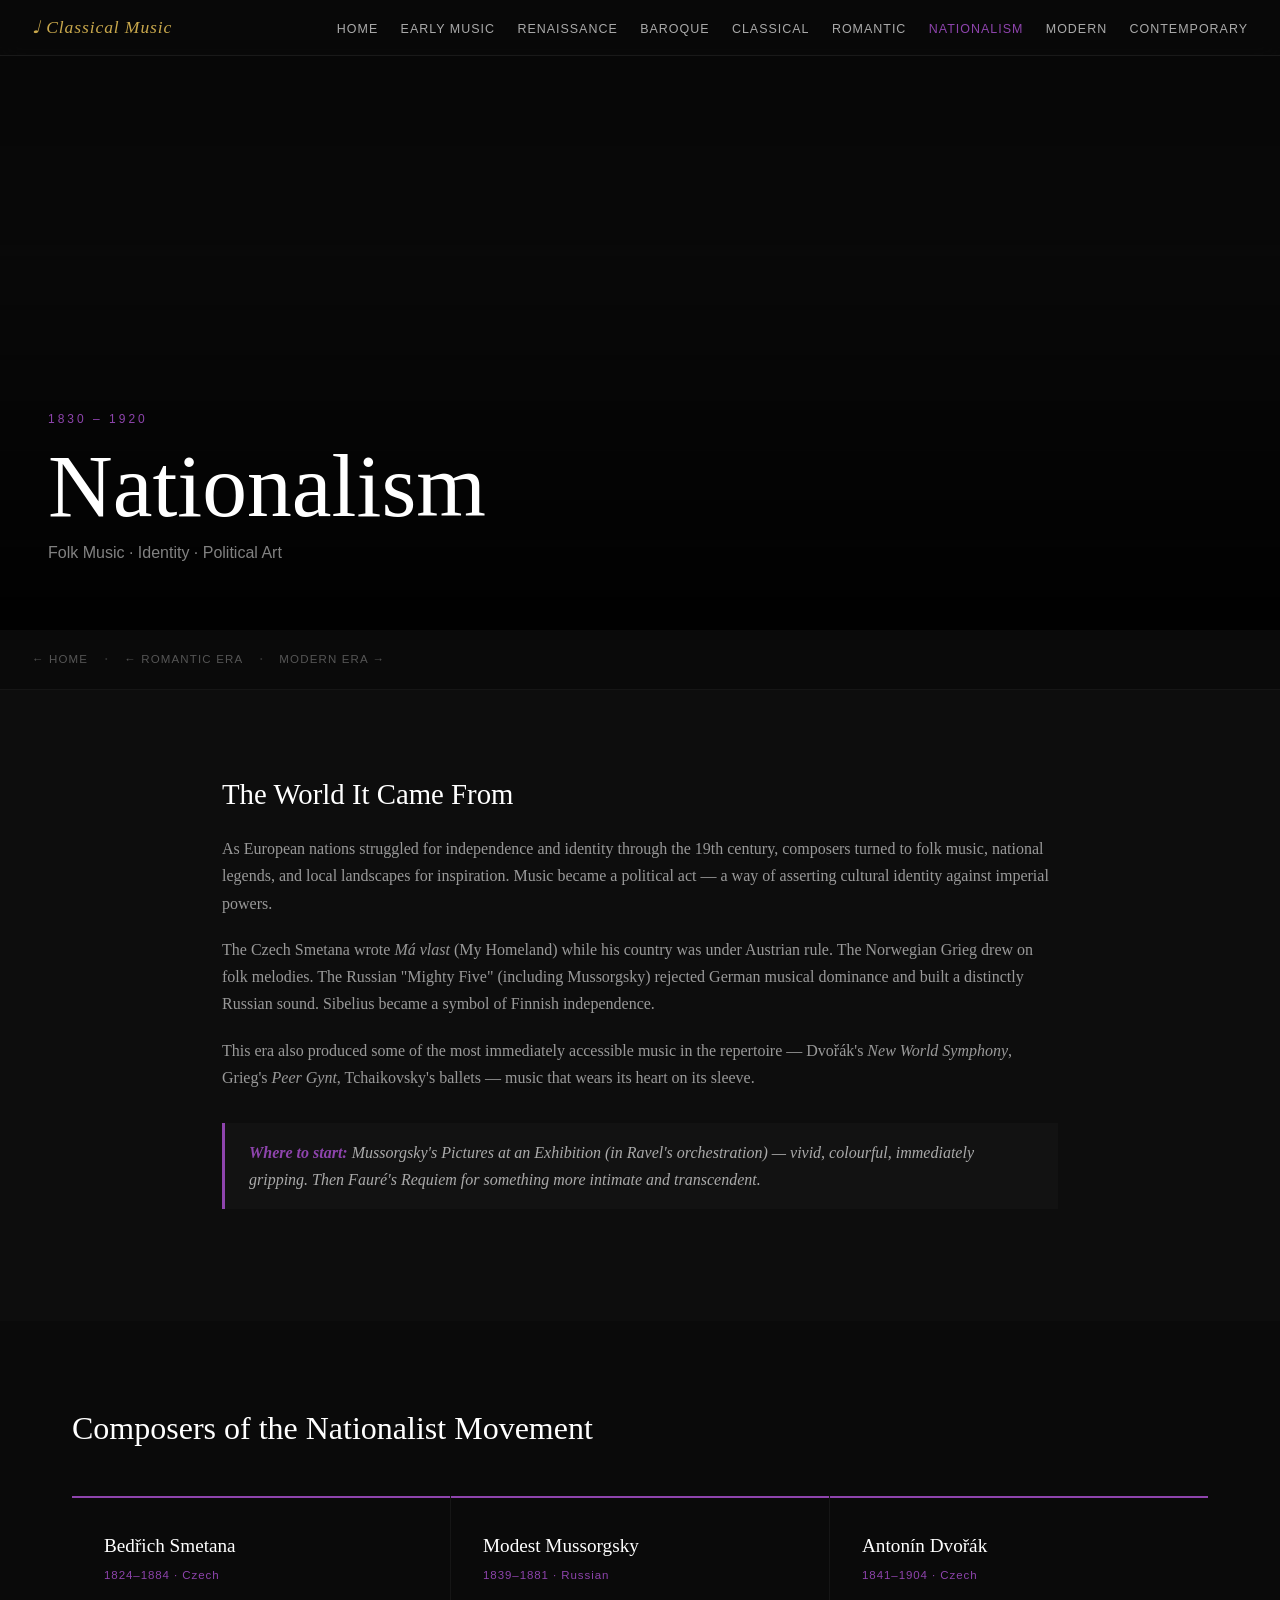
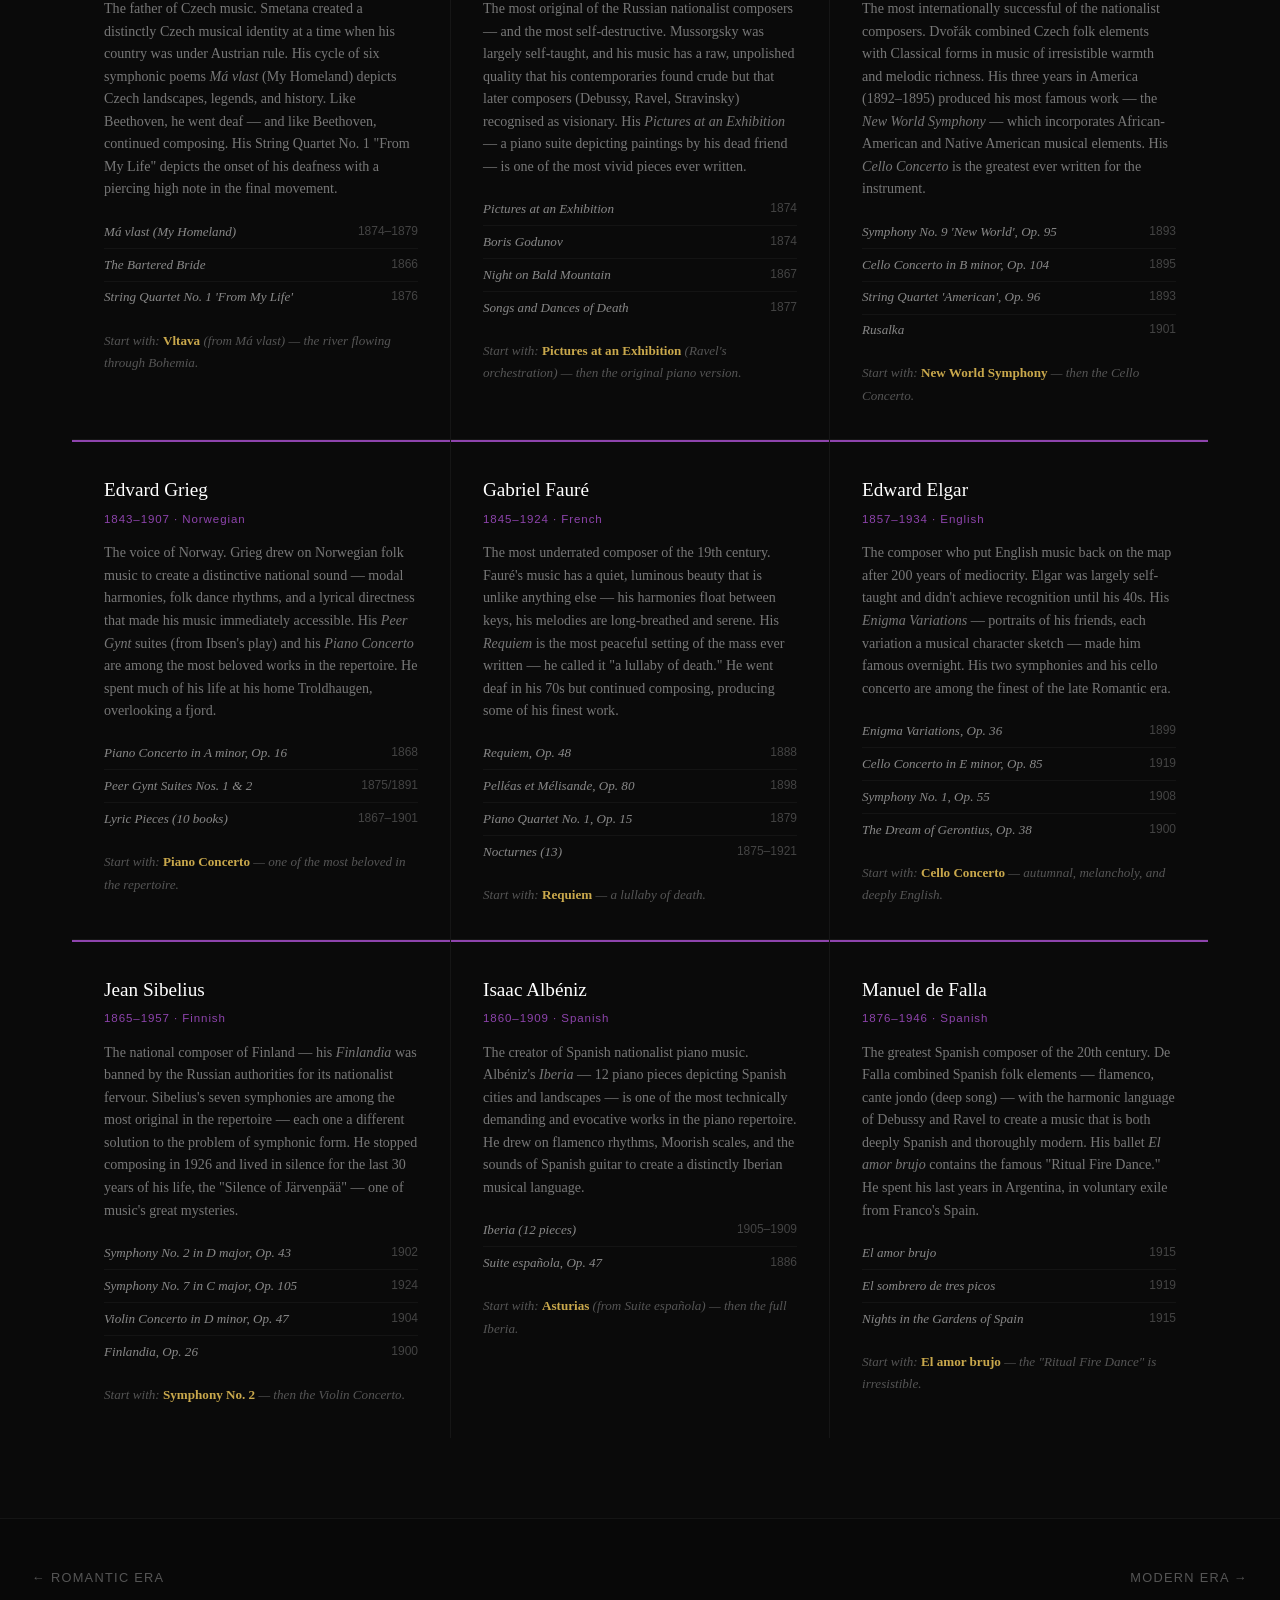
<file: nationalism.html>
<!DOCTYPE html>
<html lang="en">
<head>
<meta charset="UTF-8">
<meta name="viewport" content="width=device-width, initial-scale=1.0">
<title>Nationalism · 1830–1920</title>
<link rel="stylesheet" href="style.css">
<style>:root { --era-color: #8e44ad; }</style>
</head>
<body>
<nav id="navbar">
  <div class="nav-logo">♩ Classical Music</div>
  <ul class="nav-links">
    <li><a href="index.html">Home</a></li>
    <li><a href="early-music.html">Early Music</a></li>
    <li><a href="renaissance.html">Renaissance</a></li>
    <li><a href="baroque.html">Baroque</a></li>
    <li><a href="classical-era.html">Classical</a></li>
    <li><a href="romantic.html">Romantic</a></li>
    <li><a href="nationalism.html" style="color:#8e44ad">Nationalism</a></li>
    <li><a href="modern.html">Modern</a></li>
    <li><a href="contemporary.html">Contemporary</a></li>
  </ul>
</nav>

<section class="parallax era-hero">
  <div class="parallax-bg" style="background-image:url('https://miro.medium.com/v2/0*9bbYT4DRpOUIw5kg.jpg')"></div>
  <div class="era-hero-content">
    <div class="era-tag">1830 – 1920</div>
    <h1>Nationalism</h1>
    <div class="era-span">Folk Music · Identity · Political Art</div>
  </div>
</section>

<div class="era-nav">
  <a href="index.html">← Home</a><span class="sep">·</span>
  <a href="romantic.html">← Romantic Era</a><span class="sep">·</span>
  <a href="modern.html">Modern Era →</a>
</div>

<div class="era-body">
  <h2>The World It Came From</h2>
  <p>As European nations struggled for independence and identity through the 19th century, composers turned to folk music, national legends, and local landscapes for inspiration. Music became a political act — a way of asserting cultural identity against imperial powers.</p>
  <p>The Czech Smetana wrote <em>Má vlast</em> (My Homeland) while his country was under Austrian rule. The Norwegian Grieg drew on folk melodies. The Russian "Mighty Five" (including Mussorgsky) rejected German musical dominance and built a distinctly Russian sound. Sibelius became a symbol of Finnish independence.</p>
  <p>This era also produced some of the most immediately accessible music in the repertoire — Dvořák's <em>New World Symphony</em>, Grieg's <em>Peer Gynt</em>, Tchaikovsky's ballets — music that wears its heart on its sleeve.</p>
  <div class="listen-box">
    <strong style="color:var(--era-color)">Where to start:</strong> Mussorgsky's <em>Pictures at an Exhibition</em> (in Ravel's orchestration) — vivid, colourful, immediately gripping. Then Fauré's <em>Requiem</em> for something more intimate and transcendent.
  </div>
</div>

<section class="composers-section">
  <div class="container">
    <h2>Composers of the Nationalist Movement</h2>
    <div class="composers-grid">

      <div class="composer-card">
        <div class="c-name">Bedřich Smetana</div>
        <div class="c-dates">1824–1884 · Czech</div>
        <div class="c-bio">The father of Czech music. Smetana created a distinctly Czech musical identity at a time when his country was under Austrian rule. His cycle of six symphonic poems <em>Má vlast</em> (My Homeland) depicts Czech landscapes, legends, and history. Like Beethoven, he went deaf — and like Beethoven, continued composing. His String Quartet No. 1 "From My Life" depicts the onset of his deafness with a piercing high note in the final movement.</div>
        <ul class="c-works">
          <li><span class="w-title">Má vlast (My Homeland)</span><span class="w-year">1874–1879</span></li>
          <li><span class="w-title">The Bartered Bride</span><span class="w-year">1866</span></li>
          <li><span class="w-title">String Quartet No. 1 'From My Life'</span><span class="w-year">1876</span></li>
        </ul>
        <div class="c-start">Start with: <strong>Vltava</strong> (from Má vlast) — the river flowing through Bohemia.</div>
      </div>

      <div class="composer-card">
        <div class="c-name">Modest Mussorgsky</div>
        <div class="c-dates">1839–1881 · Russian</div>
        <div class="c-bio">The most original of the Russian nationalist composers — and the most self-destructive. Mussorgsky was largely self-taught, and his music has a raw, unpolished quality that his contemporaries found crude but that later composers (Debussy, Ravel, Stravinsky) recognised as visionary. His <em>Pictures at an Exhibition</em> — a piano suite depicting paintings by his dead friend — is one of the most vivid pieces ever written.</div>
        <ul class="c-works">
          <li><span class="w-title">Pictures at an Exhibition</span><span class="w-year">1874</span></li>
          <li><span class="w-title">Boris Godunov</span><span class="w-year">1874</span></li>
          <li><span class="w-title">Night on Bald Mountain</span><span class="w-year">1867</span></li>
          <li><span class="w-title">Songs and Dances of Death</span><span class="w-year">1877</span></li>
        </ul>
        <div class="c-start">Start with: <strong>Pictures at an Exhibition</strong> (Ravel's orchestration) — then the original piano version.</div>
      </div>

      <div class="composer-card">
        <div class="c-name">Antonín Dvořák</div>
        <div class="c-dates">1841–1904 · Czech</div>
        <div class="c-bio">The most internationally successful of the nationalist composers. Dvořák combined Czech folk elements with Classical forms in music of irresistible warmth and melodic richness. His three years in America (1892–1895) produced his most famous work — the <em>New World Symphony</em> — which incorporates African-American and Native American musical elements. His <em>Cello Concerto</em> is the greatest ever written for the instrument.</div>
        <ul class="c-works">
          <li><span class="w-title">Symphony No. 9 'New World', Op. 95</span><span class="w-year">1893</span></li>
          <li><span class="w-title">Cello Concerto in B minor, Op. 104</span><span class="w-year">1895</span></li>
          <li><span class="w-title">String Quartet 'American', Op. 96</span><span class="w-year">1893</span></li>
          <li><span class="w-title">Rusalka</span><span class="w-year">1901</span></li>
        </ul>
        <div class="c-start">Start with: <strong>New World Symphony</strong> — then the <em>Cello Concerto</em>.</div>
      </div>

      <div class="composer-card">
        <div class="c-name">Edvard Grieg</div>
        <div class="c-dates">1843–1907 · Norwegian</div>
        <div class="c-bio">The voice of Norway. Grieg drew on Norwegian folk music to create a distinctive national sound — modal harmonies, folk dance rhythms, and a lyrical directness that made his music immediately accessible. His <em>Peer Gynt</em> suites (from Ibsen's play) and his <em>Piano Concerto</em> are among the most beloved works in the repertoire. He spent much of his life at his home Troldhaugen, overlooking a fjord.</div>
        <ul class="c-works">
          <li><span class="w-title">Piano Concerto in A minor, Op. 16</span><span class="w-year">1868</span></li>
          <li><span class="w-title">Peer Gynt Suites Nos. 1 & 2</span><span class="w-year">1875/1891</span></li>
          <li><span class="w-title">Lyric Pieces (10 books)</span><span class="w-year">1867–1901</span></li>
        </ul>
        <div class="c-start">Start with: <strong>Piano Concerto</strong> — one of the most beloved in the repertoire.</div>
      </div>

      <div class="composer-card">
        <div class="c-name">Gabriel Fauré</div>
        <div class="c-dates">1845–1924 · French</div>
        <div class="c-bio">The most underrated composer of the 19th century. Fauré's music has a quiet, luminous beauty that is unlike anything else — his harmonies float between keys, his melodies are long-breathed and serene. His <em>Requiem</em> is the most peaceful setting of the mass ever written — he called it "a lullaby of death." He went deaf in his 70s but continued composing, producing some of his finest work.</div>
        <ul class="c-works">
          <li><span class="w-title">Requiem, Op. 48</span><span class="w-year">1888</span></li>
          <li><span class="w-title">Pelléas et Mélisande, Op. 80</span><span class="w-year">1898</span></li>
          <li><span class="w-title">Piano Quartet No. 1, Op. 15</span><span class="w-year">1879</span></li>
          <li><span class="w-title">Nocturnes (13)</span><span class="w-year">1875–1921</span></li>
        </ul>
        <div class="c-start">Start with: <strong>Requiem</strong> — a lullaby of death.</div>
      </div>

      <div class="composer-card">
        <div class="c-name">Edward Elgar</div>
        <div class="c-dates">1857–1934 · English</div>
        <div class="c-bio">The composer who put English music back on the map after 200 years of mediocrity. Elgar was largely self-taught and didn't achieve recognition until his 40s. His <em>Enigma Variations</em> — portraits of his friends, each variation a musical character sketch — made him famous overnight. His two symphonies and his cello concerto are among the finest of the late Romantic era.</div>
        <ul class="c-works">
          <li><span class="w-title">Enigma Variations, Op. 36</span><span class="w-year">1899</span></li>
          <li><span class="w-title">Cello Concerto in E minor, Op. 85</span><span class="w-year">1919</span></li>
          <li><span class="w-title">Symphony No. 1, Op. 55</span><span class="w-year">1908</span></li>
          <li><span class="w-title">The Dream of Gerontius, Op. 38</span><span class="w-year">1900</span></li>
        </ul>
        <div class="c-start">Start with: <strong>Cello Concerto</strong> — autumnal, melancholy, and deeply English.</div>
      </div>

      <div class="composer-card">
        <div class="c-name">Jean Sibelius</div>
        <div class="c-dates">1865–1957 · Finnish</div>
        <div class="c-bio">The national composer of Finland — his <em>Finlandia</em> was banned by the Russian authorities for its nationalist fervour. Sibelius's seven symphonies are among the most original in the repertoire — each one a different solution to the problem of symphonic form. He stopped composing in 1926 and lived in silence for the last 30 years of his life, the "Silence of Järvenpää" — one of music's great mysteries.</div>
        <ul class="c-works">
          <li><span class="w-title">Symphony No. 2 in D major, Op. 43</span><span class="w-year">1902</span></li>
          <li><span class="w-title">Symphony No. 7 in C major, Op. 105</span><span class="w-year">1924</span></li>
          <li><span class="w-title">Violin Concerto in D minor, Op. 47</span><span class="w-year">1904</span></li>
          <li><span class="w-title">Finlandia, Op. 26</span><span class="w-year">1900</span></li>
        </ul>
        <div class="c-start">Start with: <strong>Symphony No. 2</strong> — then the <em>Violin Concerto</em>.</div>
      </div>

      <div class="composer-card">
        <div class="c-name">Isaac Albéniz</div>
        <div class="c-dates">1860–1909 · Spanish</div>
        <div class="c-bio">The creator of Spanish nationalist piano music. Albéniz's <em>Iberia</em> — 12 piano pieces depicting Spanish cities and landscapes — is one of the most technically demanding and evocative works in the piano repertoire. He drew on flamenco rhythms, Moorish scales, and the sounds of Spanish guitar to create a distinctly Iberian musical language.</div>
        <ul class="c-works">
          <li><span class="w-title">Iberia (12 pieces)</span><span class="w-year">1905–1909</span></li>
          <li><span class="w-title">Suite española, Op. 47</span><span class="w-year">1886</span></li>
        </ul>
        <div class="c-start">Start with: <strong>Asturias</strong> (from Suite española) — then the full <em>Iberia</em>.</div>
      </div>

      <div class="composer-card">
        <div class="c-name">Manuel de Falla</div>
        <div class="c-dates">1876–1946 · Spanish</div>
        <div class="c-bio">The greatest Spanish composer of the 20th century. De Falla combined Spanish folk elements — flamenco, cante jondo (deep song) — with the harmonic language of Debussy and Ravel to create a music that is both deeply Spanish and thoroughly modern. His ballet <em>El amor brujo</em> contains the famous "Ritual Fire Dance." He spent his last years in Argentina, in voluntary exile from Franco's Spain.</div>
        <ul class="c-works">
          <li><span class="w-title">El amor brujo</span><span class="w-year">1915</span></li>
          <li><span class="w-title">El sombrero de tres picos</span><span class="w-year">1919</span></li>
          <li><span class="w-title">Nights in the Gardens of Spain</span><span class="w-year">1915</span></li>
        </ul>
        <div class="c-start">Start with: <strong>El amor brujo</strong> — the "Ritual Fire Dance" is irresistible.</div>
      </div>

    </div>
  </div>
</section>

<div class="era-pagination">
  <a href="romantic.html">← Romantic Era</a>
  <a href="modern.html">Modern Era →</a>
</div>

<script src="data.js"></script>
<script src="main.js"></script>
</body>
</html>
</file>
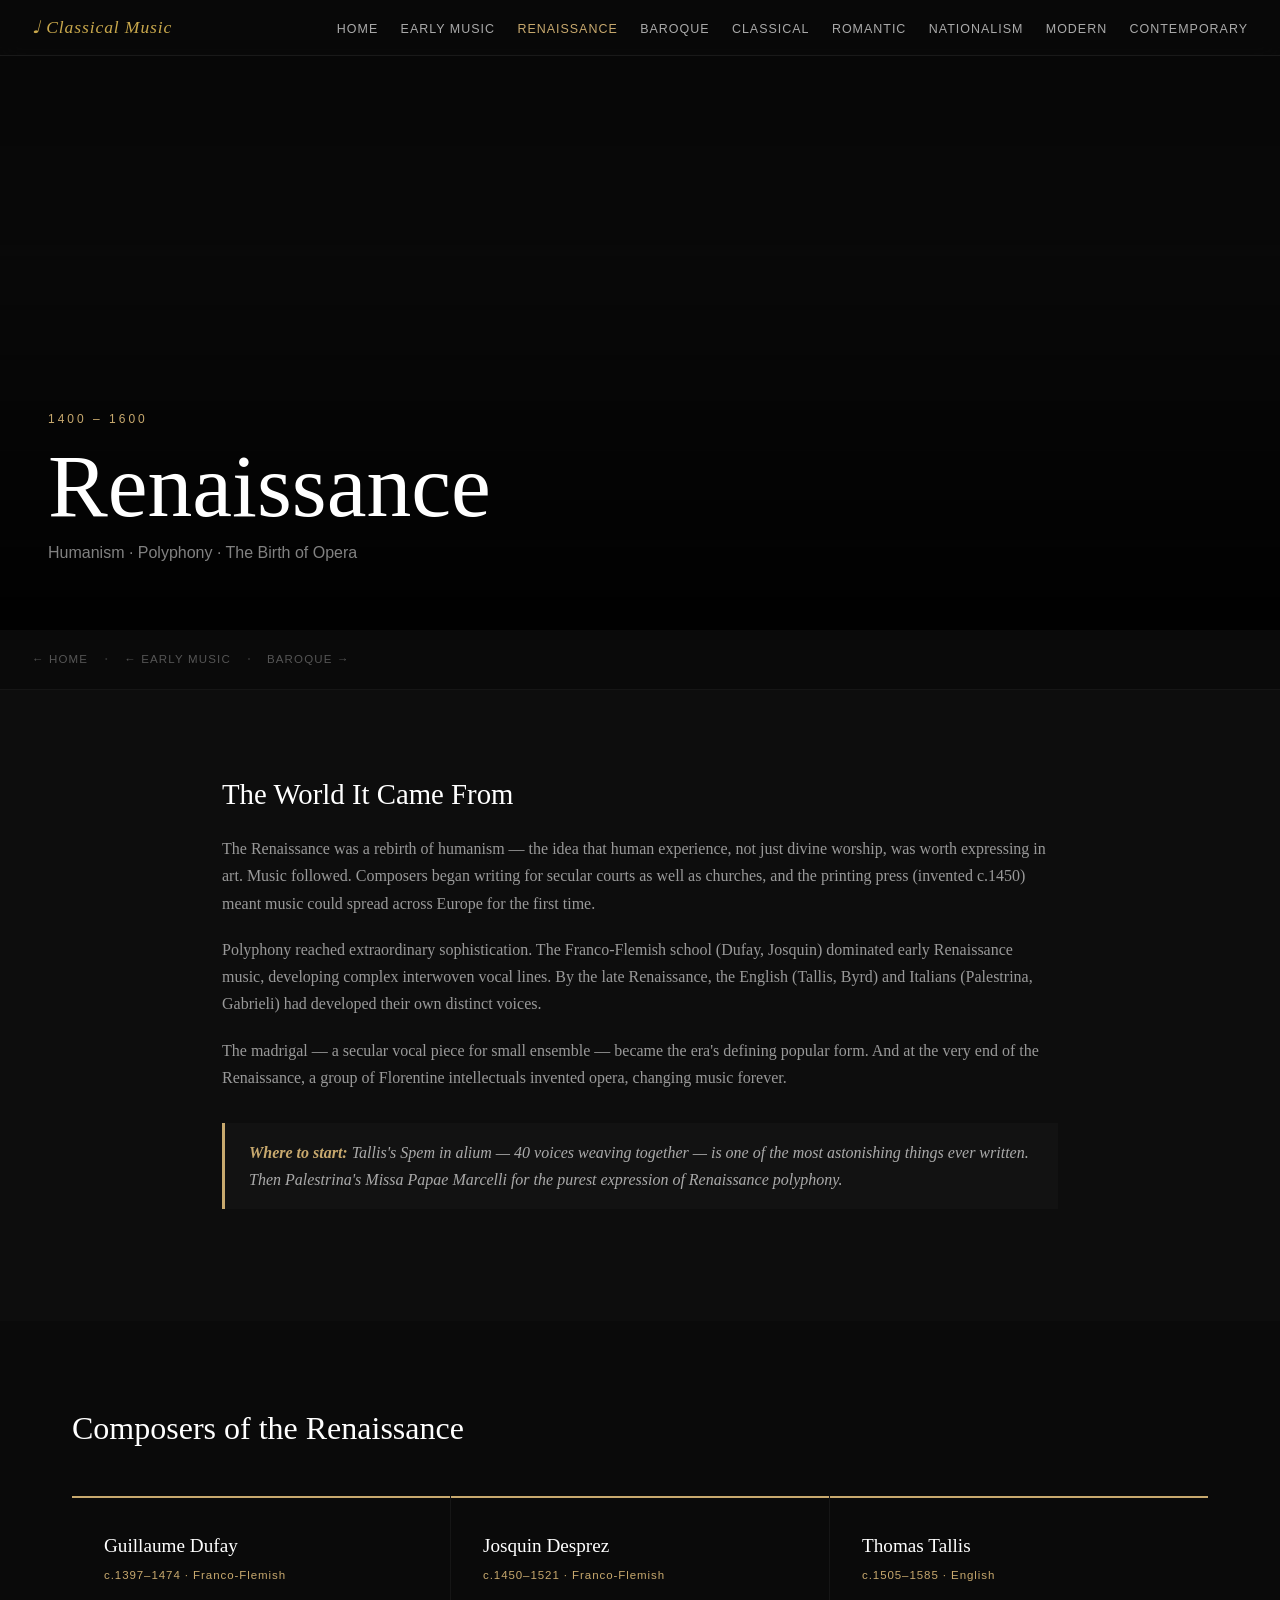
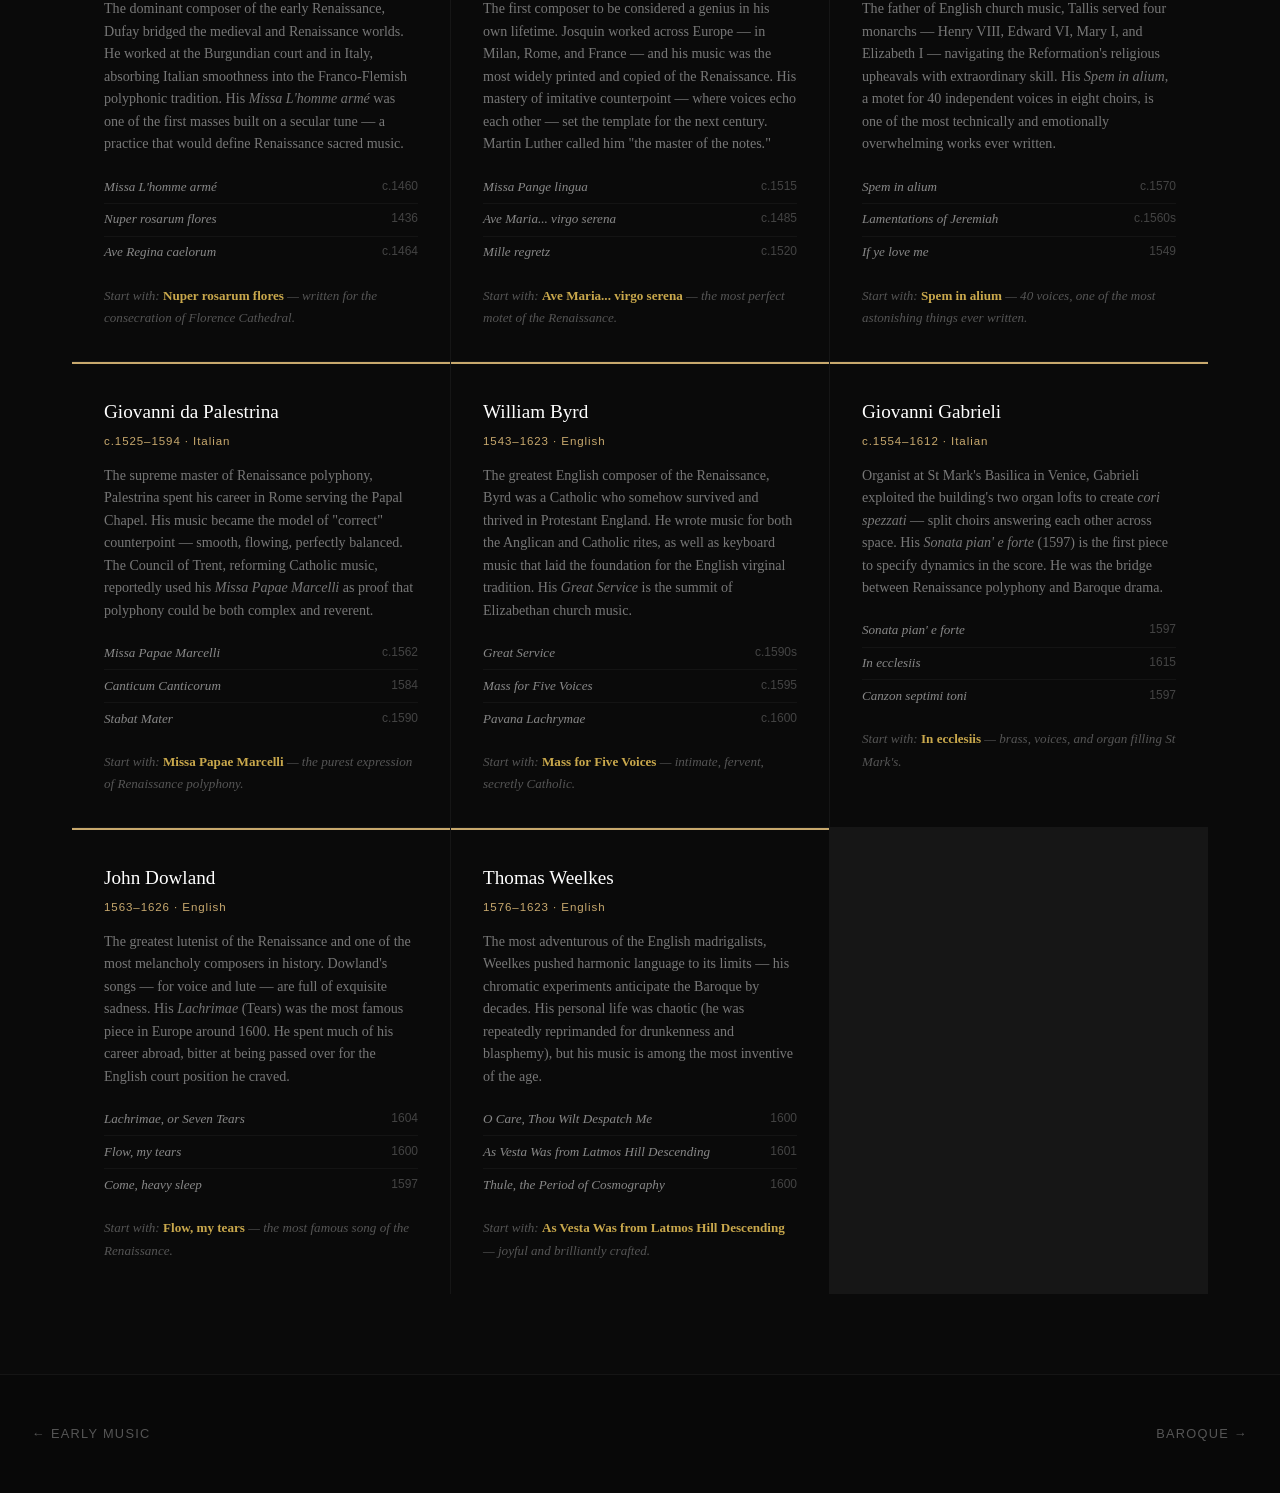
<file: renaissance.html>
<!DOCTYPE html>
<html lang="en">
<head>
<meta charset="UTF-8">
<meta name="viewport" content="width=device-width, initial-scale=1.0">
<title>Renaissance · 1400–1600</title>
<link rel="stylesheet" href="style.css">
<style>:root { --era-color: #c8a96e; }</style>
</head>
<body>
<nav id="navbar">
  <div class="nav-logo">♩ Classical Music</div>
  <ul class="nav-links">
    <li><a href="index.html">Home</a></li>
    <li><a href="early-music.html">Early Music</a></li>
    <li><a href="renaissance.html" style="color:#c8a96e">Renaissance</a></li>
    <li><a href="baroque.html">Baroque</a></li>
    <li><a href="classical-era.html">Classical</a></li>
    <li><a href="romantic.html">Romantic</a></li>
    <li><a href="nationalism.html">Nationalism</a></li>
    <li><a href="modern.html">Modern</a></li>
    <li><a href="contemporary.html">Contemporary</a></li>
  </ul>
</nav>

<section class="parallax era-hero">
  <div class="parallax-bg" style="background-image:url('https://procejurelaw.wordpress.com/wp-content/uploads/2020/06/4.jpg')"></div>
  <div class="era-hero-content">
    <div class="era-tag">1400 – 1600</div>
    <h1>Renaissance</h1>
    <div class="era-span">Humanism · Polyphony · The Birth of Opera</div>
  </div>
</section>

<div class="era-nav">
  <a href="index.html">← Home</a>
  <span class="sep">·</span>
  <a href="early-music.html">← Early Music</a>
  <span class="sep">·</span>
  <a href="baroque.html">Baroque →</a>
</div>

<div class="era-body">
  <h2>The World It Came From</h2>
  <p>The Renaissance was a rebirth of humanism — the idea that human experience, not just divine worship, was worth expressing in art. Music followed. Composers began writing for secular courts as well as churches, and the printing press (invented c.1450) meant music could spread across Europe for the first time.</p>
  <p>Polyphony reached extraordinary sophistication. The Franco-Flemish school (Dufay, Josquin) dominated early Renaissance music, developing complex interwoven vocal lines. By the late Renaissance, the English (Tallis, Byrd) and Italians (Palestrina, Gabrieli) had developed their own distinct voices.</p>
  <p>The madrigal — a secular vocal piece for small ensemble — became the era's defining popular form. And at the very end of the Renaissance, a group of Florentine intellectuals invented opera, changing music forever.</p>

  <div class="listen-box">
    <strong style="color:var(--era-color)">Where to start:</strong> Tallis's <em>Spem in alium</em> — 40 voices weaving together — is one of the most astonishing things ever written. Then Palestrina's <em>Missa Papae Marcelli</em> for the purest expression of Renaissance polyphony.
  </div>
</div>

<section class="composers-section">
  <div class="container">
    <h2>Composers of the Renaissance</h2>
    <div class="composers-grid">

      <div class="composer-card">
        <div class="c-name">Guillaume Dufay</div>
        <div class="c-dates">c.1397–1474 · Franco-Flemish</div>
        <div class="c-bio">The dominant composer of the early Renaissance, Dufay bridged the medieval and Renaissance worlds. He worked at the Burgundian court and in Italy, absorbing Italian smoothness into the Franco-Flemish polyphonic tradition. His <em>Missa L'homme armé</em> was one of the first masses built on a secular tune — a practice that would define Renaissance sacred music.</div>
        <ul class="c-works">
          <li><span class="w-title">Missa L'homme armé</span><span class="w-year">c.1460</span></li>
          <li><span class="w-title">Nuper rosarum flores</span><span class="w-year">1436</span></li>
          <li><span class="w-title">Ave Regina caelorum</span><span class="w-year">c.1464</span></li>
        </ul>
        <div class="c-start">Start with: <strong>Nuper rosarum flores</strong> — written for the consecration of Florence Cathedral.</div>
      </div>

      <div class="composer-card">
        <div class="c-name">Josquin Desprez</div>
        <div class="c-dates">c.1450–1521 · Franco-Flemish</div>
        <div class="c-bio">The first composer to be considered a genius in his own lifetime. Josquin worked across Europe — in Milan, Rome, and France — and his music was the most widely printed and copied of the Renaissance. His mastery of imitative counterpoint — where voices echo each other — set the template for the next century. Martin Luther called him "the master of the notes."</div>
        <ul class="c-works">
          <li><span class="w-title">Missa Pange lingua</span><span class="w-year">c.1515</span></li>
          <li><span class="w-title">Ave Maria... virgo serena</span><span class="w-year">c.1485</span></li>
          <li><span class="w-title">Mille regretz</span><span class="w-year">c.1520</span></li>
        </ul>
        <div class="c-start">Start with: <strong>Ave Maria... virgo serena</strong> — the most perfect motet of the Renaissance.</div>
      </div>

      <div class="composer-card">
        <div class="c-name">Thomas Tallis</div>
        <div class="c-dates">c.1505–1585 · English</div>
        <div class="c-bio">The father of English church music, Tallis served four monarchs — Henry VIII, Edward VI, Mary I, and Elizabeth I — navigating the Reformation's religious upheavals with extraordinary skill. His <em>Spem in alium</em>, a motet for 40 independent voices in eight choirs, is one of the most technically and emotionally overwhelming works ever written.</div>
        <ul class="c-works">
          <li><span class="w-title">Spem in alium</span><span class="w-year">c.1570</span></li>
          <li><span class="w-title">Lamentations of Jeremiah</span><span class="w-year">c.1560s</span></li>
          <li><span class="w-title">If ye love me</span><span class="w-year">1549</span></li>
        </ul>
        <div class="c-start">Start with: <strong>Spem in alium</strong> — 40 voices, one of the most astonishing things ever written.</div>
      </div>

      <div class="composer-card">
        <div class="c-name">Giovanni da Palestrina</div>
        <div class="c-dates">c.1525–1594 · Italian</div>
        <div class="c-bio">The supreme master of Renaissance polyphony, Palestrina spent his career in Rome serving the Papal Chapel. His music became the model of "correct" counterpoint — smooth, flowing, perfectly balanced. The Council of Trent, reforming Catholic music, reportedly used his <em>Missa Papae Marcelli</em> as proof that polyphony could be both complex and reverent.</div>
        <ul class="c-works">
          <li><span class="w-title">Missa Papae Marcelli</span><span class="w-year">c.1562</span></li>
          <li><span class="w-title">Canticum Canticorum</span><span class="w-year">1584</span></li>
          <li><span class="w-title">Stabat Mater</span><span class="w-year">c.1590</span></li>
        </ul>
        <div class="c-start">Start with: <strong>Missa Papae Marcelli</strong> — the purest expression of Renaissance polyphony.</div>
      </div>

      <div class="composer-card">
        <div class="c-name">William Byrd</div>
        <div class="c-dates">1543–1623 · English</div>
        <div class="c-bio">The greatest English composer of the Renaissance, Byrd was a Catholic who somehow survived and thrived in Protestant England. He wrote music for both the Anglican and Catholic rites, as well as keyboard music that laid the foundation for the English virginal tradition. His <em>Great Service</em> is the summit of Elizabethan church music.</div>
        <ul class="c-works">
          <li><span class="w-title">Great Service</span><span class="w-year">c.1590s</span></li>
          <li><span class="w-title">Mass for Five Voices</span><span class="w-year">c.1595</span></li>
          <li><span class="w-title">Pavana Lachrymae</span><span class="w-year">c.1600</span></li>
        </ul>
        <div class="c-start">Start with: <strong>Mass for Five Voices</strong> — intimate, fervent, secretly Catholic.</div>
      </div>

      <div class="composer-card">
        <div class="c-name">Giovanni Gabrieli</div>
        <div class="c-dates">c.1554–1612 · Italian</div>
        <div class="c-bio">Organist at St Mark's Basilica in Venice, Gabrieli exploited the building's two organ lofts to create <em>cori spezzati</em> — split choirs answering each other across space. His <em>Sonata pian' e forte</em> (1597) is the first piece to specify dynamics in the score. He was the bridge between Renaissance polyphony and Baroque drama.</div>
        <ul class="c-works">
          <li><span class="w-title">Sonata pian' e forte</span><span class="w-year">1597</span></li>
          <li><span class="w-title">In ecclesiis</span><span class="w-year">1615</span></li>
          <li><span class="w-title">Canzon septimi toni</span><span class="w-year">1597</span></li>
        </ul>
        <div class="c-start">Start with: <strong>In ecclesiis</strong> — brass, voices, and organ filling St Mark's.</div>
      </div>

      <div class="composer-card">
        <div class="c-name">John Dowland</div>
        <div class="c-dates">1563–1626 · English</div>
        <div class="c-bio">The greatest lutenist of the Renaissance and one of the most melancholy composers in history. Dowland's songs — for voice and lute — are full of exquisite sadness. His <em>Lachrimae</em> (Tears) was the most famous piece in Europe around 1600. He spent much of his career abroad, bitter at being passed over for the English court position he craved.</div>
        <ul class="c-works">
          <li><span class="w-title">Lachrimae, or Seven Tears</span><span class="w-year">1604</span></li>
          <li><span class="w-title">Flow, my tears</span><span class="w-year">1600</span></li>
          <li><span class="w-title">Come, heavy sleep</span><span class="w-year">1597</span></li>
        </ul>
        <div class="c-start">Start with: <strong>Flow, my tears</strong> — the most famous song of the Renaissance.</div>
      </div>

      <div class="composer-card">
        <div class="c-name">Thomas Weelkes</div>
        <div class="c-dates">1576–1623 · English</div>
        <div class="c-bio">The most adventurous of the English madrigalists, Weelkes pushed harmonic language to its limits — his chromatic experiments anticipate the Baroque by decades. His personal life was chaotic (he was repeatedly reprimanded for drunkenness and blasphemy), but his music is among the most inventive of the age.</div>
        <ul class="c-works">
          <li><span class="w-title">O Care, Thou Wilt Despatch Me</span><span class="w-year">1600</span></li>
          <li><span class="w-title">As Vesta Was from Latmos Hill Descending</span><span class="w-year">1601</span></li>
          <li><span class="w-title">Thule, the Period of Cosmography</span><span class="w-year">1600</span></li>
        </ul>
        <div class="c-start">Start with: <strong>As Vesta Was from Latmos Hill Descending</strong> — joyful and brilliantly crafted.</div>
      </div>

    </div>
  </div>
</section>

<div class="era-pagination">
  <a href="early-music.html">← Early Music</a>
  <a href="baroque.html">Baroque →</a>
</div>

<script src="data.js"></script>
<script src="main.js"></script>
</body>
</html>
</file>
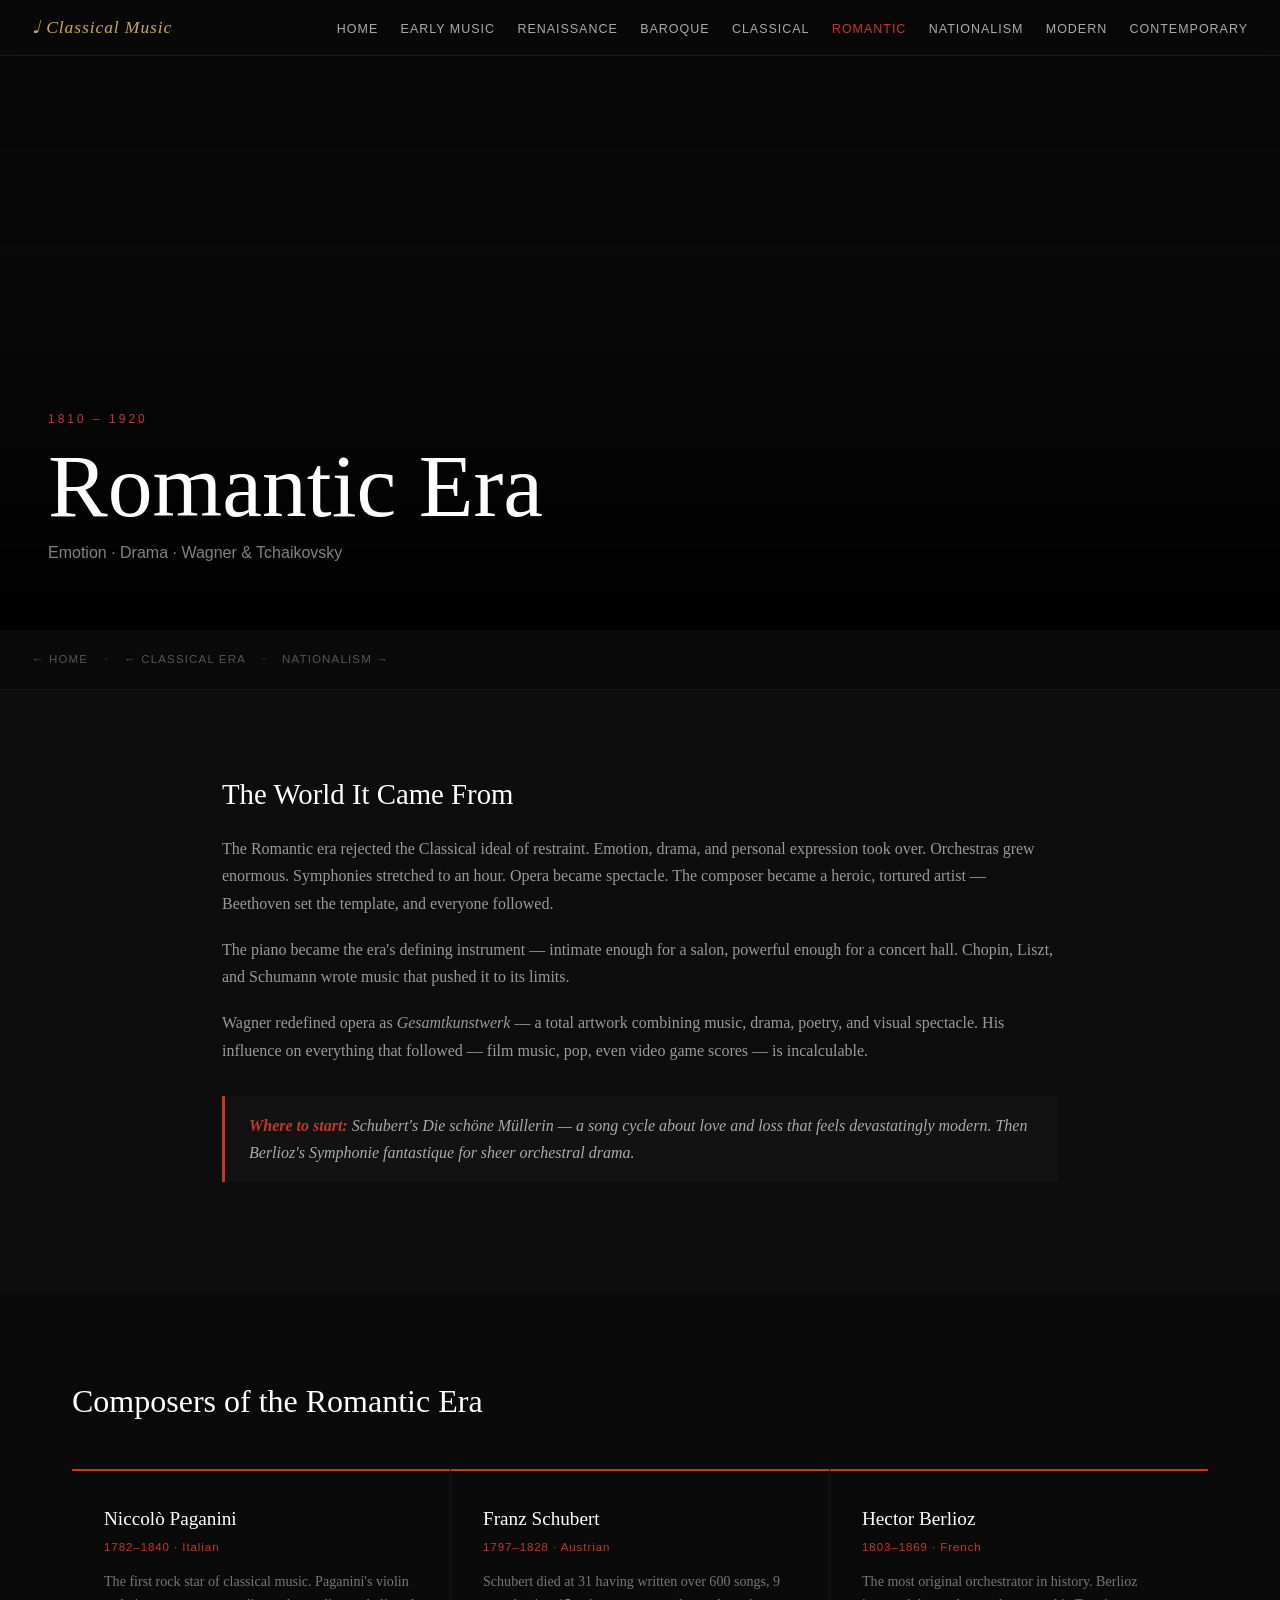
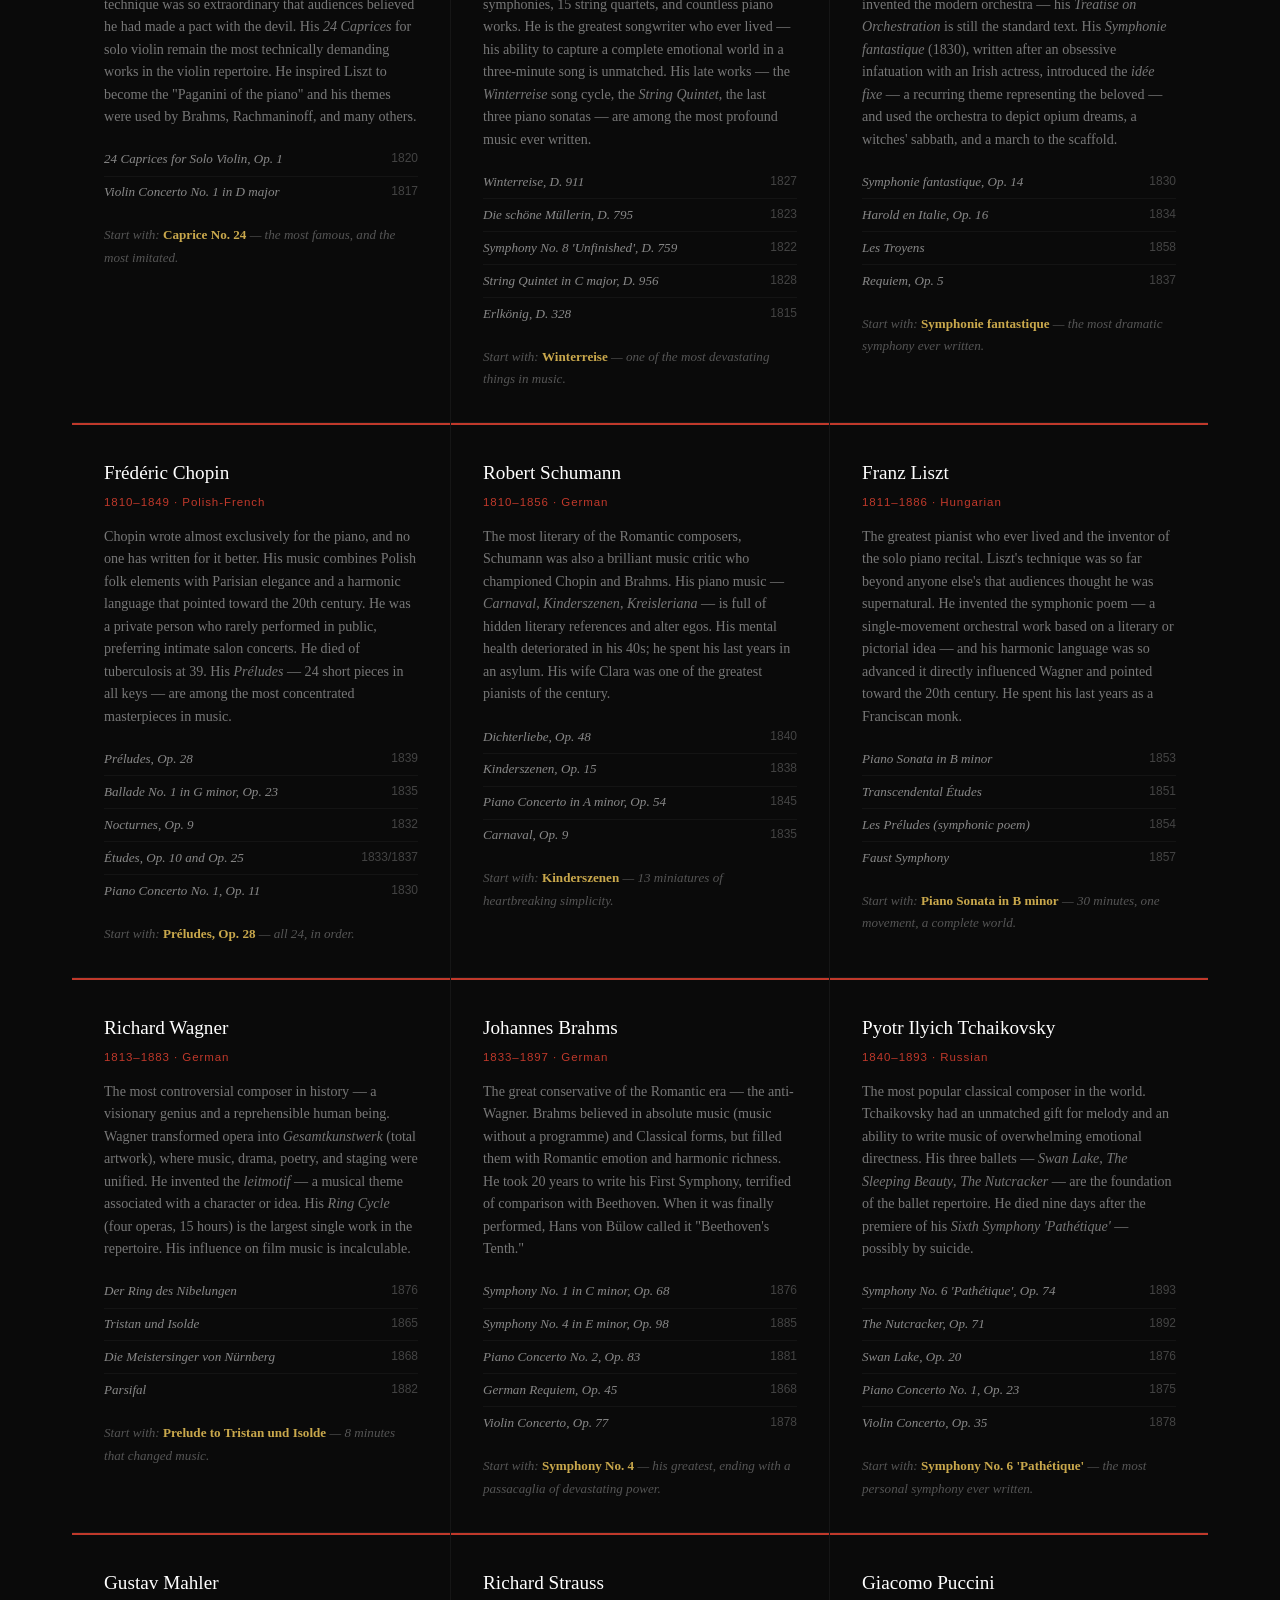
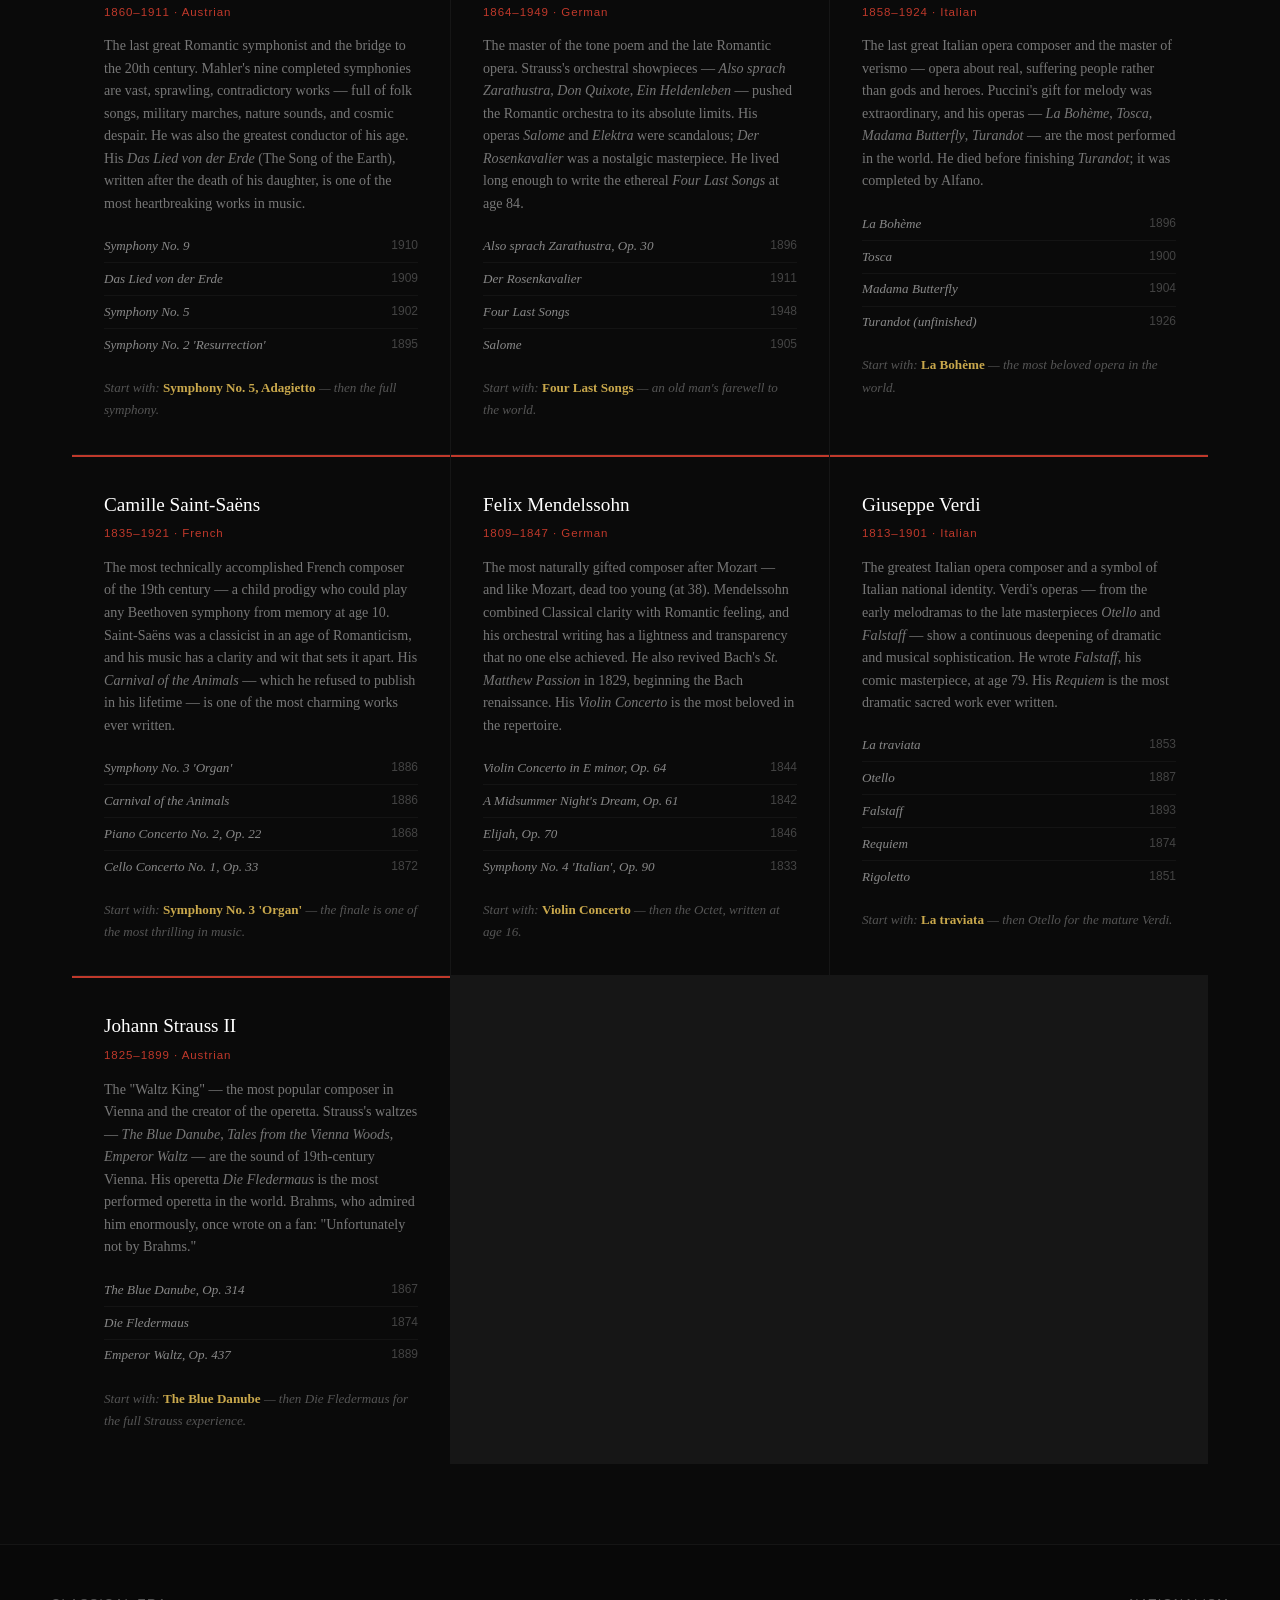
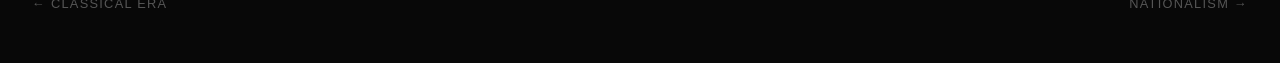
<file: romantic.html>
<!DOCTYPE html>
<html lang="en">
<head>
<meta charset="UTF-8">
<meta name="viewport" content="width=device-width, initial-scale=1.0">
<title>Romantic Era · 1810–1920</title>
<link rel="stylesheet" href="style.css">
<style>:root { --era-color: #c0392b; }</style>
</head>
<body>
<nav id="navbar">
  <div class="nav-logo">♩ Classical Music</div>
  <ul class="nav-links">
    <li><a href="index.html">Home</a></li>
    <li><a href="early-music.html">Early Music</a></li>
    <li><a href="renaissance.html">Renaissance</a></li>
    <li><a href="baroque.html">Baroque</a></li>
    <li><a href="classical-era.html">Classical</a></li>
    <li><a href="romantic.html" style="color:#c0392b">Romantic</a></li>
    <li><a href="nationalism.html">Nationalism</a></li>
    <li><a href="modern.html">Modern</a></li>
    <li><a href="contemporary.html">Contemporary</a></li>
  </ul>
</nav>

<section class="parallax era-hero">
  <div class="parallax-bg" style="background-image:url('https://www.art-prints-on-demand.com/kunst/berthold_genzmer/beethoven-on-a-walk.jpg')"></div>
  <div class="era-hero-content">
    <div class="era-tag">1810 – 1920</div>
    <h1>Romantic Era</h1>
    <div class="era-span">Emotion · Drama · Wagner & Tchaikovsky</div>
  </div>
</section>

<div class="era-nav">
  <a href="index.html">← Home</a><span class="sep">·</span>
  <a href="classical-era.html">← Classical Era</a><span class="sep">·</span>
  <a href="nationalism.html">Nationalism →</a>
</div>

<div class="era-body">
  <h2>The World It Came From</h2>
  <p>The Romantic era rejected the Classical ideal of restraint. Emotion, drama, and personal expression took over. Orchestras grew enormous. Symphonies stretched to an hour. Opera became spectacle. The composer became a heroic, tortured artist — Beethoven set the template, and everyone followed.</p>
  <p>The piano became the era's defining instrument — intimate enough for a salon, powerful enough for a concert hall. Chopin, Liszt, and Schumann wrote music that pushed it to its limits.</p>
  <p>Wagner redefined opera as <em>Gesamtkunstwerk</em> — a total artwork combining music, drama, poetry, and visual spectacle. His influence on everything that followed — film music, pop, even video game scores — is incalculable.</p>
  <div class="listen-box">
    <strong style="color:var(--era-color)">Where to start:</strong> Schubert's <em>Die schöne Müllerin</em> — a song cycle about love and loss that feels devastatingly modern. Then Berlioz's <em>Symphonie fantastique</em> for sheer orchestral drama.
  </div>
</div>

<section class="composers-section">
  <div class="container">
    <h2>Composers of the Romantic Era</h2>
    <div class="composers-grid">

      <div class="composer-card">
        <div class="c-name">Niccolò Paganini</div>
        <div class="c-dates">1782–1840 · Italian</div>
        <div class="c-bio">The first rock star of classical music. Paganini's violin technique was so extraordinary that audiences believed he had made a pact with the devil. His <em>24 Caprices</em> for solo violin remain the most technically demanding works in the violin repertoire. He inspired Liszt to become the "Paganini of the piano" and his themes were used by Brahms, Rachmaninoff, and many others.</div>
        <ul class="c-works">
          <li><span class="w-title">24 Caprices for Solo Violin, Op. 1</span><span class="w-year">1820</span></li>
          <li><span class="w-title">Violin Concerto No. 1 in D major</span><span class="w-year">1817</span></li>
        </ul>
        <div class="c-start">Start with: <strong>Caprice No. 24</strong> — the most famous, and the most imitated.</div>
      </div>

      <div class="composer-card">
        <div class="c-name">Franz Schubert</div>
        <div class="c-dates">1797–1828 · Austrian</div>
        <div class="c-bio">Schubert died at 31 having written over 600 songs, 9 symphonies, 15 string quartets, and countless piano works. He is the greatest songwriter who ever lived — his ability to capture a complete emotional world in a three-minute song is unmatched. His late works — the <em>Winterreise</em> song cycle, the <em>String Quintet</em>, the last three piano sonatas — are among the most profound music ever written.</div>
        <ul class="c-works">
          <li><span class="w-title">Winterreise, D. 911</span><span class="w-year">1827</span></li>
          <li><span class="w-title">Die schöne Müllerin, D. 795</span><span class="w-year">1823</span></li>
          <li><span class="w-title">Symphony No. 8 'Unfinished', D. 759</span><span class="w-year">1822</span></li>
          <li><span class="w-title">String Quintet in C major, D. 956</span><span class="w-year">1828</span></li>
          <li><span class="w-title">Erlkönig, D. 328</span><span class="w-year">1815</span></li>
        </ul>
        <div class="c-start">Start with: <strong>Winterreise</strong> — one of the most devastating things in music.</div>
      </div>

      <div class="composer-card">
        <div class="c-name">Hector Berlioz</div>
        <div class="c-dates">1803–1869 · French</div>
        <div class="c-bio">The most original orchestrator in history. Berlioz invented the modern orchestra — his <em>Treatise on Orchestration</em> is still the standard text. His <em>Symphonie fantastique</em> (1830), written after an obsessive infatuation with an Irish actress, introduced the <em>idée fixe</em> — a recurring theme representing the beloved — and used the orchestra to depict opium dreams, a witches' sabbath, and a march to the scaffold.</div>
        <ul class="c-works">
          <li><span class="w-title">Symphonie fantastique, Op. 14</span><span class="w-year">1830</span></li>
          <li><span class="w-title">Harold en Italie, Op. 16</span><span class="w-year">1834</span></li>
          <li><span class="w-title">Les Troyens</span><span class="w-year">1858</span></li>
          <li><span class="w-title">Requiem, Op. 5</span><span class="w-year">1837</span></li>
        </ul>
        <div class="c-start">Start with: <strong>Symphonie fantastique</strong> — the most dramatic symphony ever written.</div>
      </div>

      <div class="composer-card">
        <div class="c-name">Frédéric Chopin</div>
        <div class="c-dates">1810–1849 · Polish-French</div>
        <div class="c-bio">Chopin wrote almost exclusively for the piano, and no one has written for it better. His music combines Polish folk elements with Parisian elegance and a harmonic language that pointed toward the 20th century. He was a private person who rarely performed in public, preferring intimate salon concerts. He died of tuberculosis at 39. His <em>Préludes</em> — 24 short pieces in all keys — are among the most concentrated masterpieces in music.</div>
        <ul class="c-works">
          <li><span class="w-title">Préludes, Op. 28</span><span class="w-year">1839</span></li>
          <li><span class="w-title">Ballade No. 1 in G minor, Op. 23</span><span class="w-year">1835</span></li>
          <li><span class="w-title">Nocturnes, Op. 9</span><span class="w-year">1832</span></li>
          <li><span class="w-title">Études, Op. 10 and Op. 25</span><span class="w-year">1833/1837</span></li>
          <li><span class="w-title">Piano Concerto No. 1, Op. 11</span><span class="w-year">1830</span></li>
        </ul>
        <div class="c-start">Start with: <strong>Préludes, Op. 28</strong> — all 24, in order.</div>
      </div>

      <div class="composer-card">
        <div class="c-name">Robert Schumann</div>
        <div class="c-dates">1810–1856 · German</div>
        <div class="c-bio">The most literary of the Romantic composers, Schumann was also a brilliant music critic who championed Chopin and Brahms. His piano music — <em>Carnaval</em>, <em>Kinderszenen</em>, <em>Kreisleriana</em> — is full of hidden literary references and alter egos. His mental health deteriorated in his 40s; he spent his last years in an asylum. His wife Clara was one of the greatest pianists of the century.</div>
        <ul class="c-works">
          <li><span class="w-title">Dichterliebe, Op. 48</span><span class="w-year">1840</span></li>
          <li><span class="w-title">Kinderszenen, Op. 15</span><span class="w-year">1838</span></li>
          <li><span class="w-title">Piano Concerto in A minor, Op. 54</span><span class="w-year">1845</span></li>
          <li><span class="w-title">Carnaval, Op. 9</span><span class="w-year">1835</span></li>
        </ul>
        <div class="c-start">Start with: <strong>Kinderszenen</strong> — 13 miniatures of heartbreaking simplicity.</div>
      </div>

      <div class="composer-card">
        <div class="c-name">Franz Liszt</div>
        <div class="c-dates">1811–1886 · Hungarian</div>
        <div class="c-bio">The greatest pianist who ever lived and the inventor of the solo piano recital. Liszt's technique was so far beyond anyone else's that audiences thought he was supernatural. He invented the symphonic poem — a single-movement orchestral work based on a literary or pictorial idea — and his harmonic language was so advanced it directly influenced Wagner and pointed toward the 20th century. He spent his last years as a Franciscan monk.</div>
        <ul class="c-works">
          <li><span class="w-title">Piano Sonata in B minor</span><span class="w-year">1853</span></li>
          <li><span class="w-title">Transcendental Études</span><span class="w-year">1851</span></li>
          <li><span class="w-title">Les Préludes (symphonic poem)</span><span class="w-year">1854</span></li>
          <li><span class="w-title">Faust Symphony</span><span class="w-year">1857</span></li>
        </ul>
        <div class="c-start">Start with: <strong>Piano Sonata in B minor</strong> — 30 minutes, one movement, a complete world.</div>
      </div>

      <div class="composer-card">
        <div class="c-name">Richard Wagner</div>
        <div class="c-dates">1813–1883 · German</div>
        <div class="c-bio">The most controversial composer in history — a visionary genius and a reprehensible human being. Wagner transformed opera into <em>Gesamtkunstwerk</em> (total artwork), where music, drama, poetry, and staging were unified. He invented the <em>leitmotif</em> — a musical theme associated with a character or idea. His <em>Ring Cycle</em> (four operas, 15 hours) is the largest single work in the repertoire. His influence on film music is incalculable.</div>
        <ul class="c-works">
          <li><span class="w-title">Der Ring des Nibelungen</span><span class="w-year">1876</span></li>
          <li><span class="w-title">Tristan und Isolde</span><span class="w-year">1865</span></li>
          <li><span class="w-title">Die Meistersinger von Nürnberg</span><span class="w-year">1868</span></li>
          <li><span class="w-title">Parsifal</span><span class="w-year">1882</span></li>
        </ul>
        <div class="c-start">Start with: <strong>Prelude to Tristan und Isolde</strong> — 8 minutes that changed music.</div>
      </div>

      <div class="composer-card">
        <div class="c-name">Johannes Brahms</div>
        <div class="c-dates">1833–1897 · German</div>
        <div class="c-bio">The great conservative of the Romantic era — the anti-Wagner. Brahms believed in absolute music (music without a programme) and Classical forms, but filled them with Romantic emotion and harmonic richness. He took 20 years to write his First Symphony, terrified of comparison with Beethoven. When it was finally performed, Hans von Bülow called it "Beethoven's Tenth."</div>
        <ul class="c-works">
          <li><span class="w-title">Symphony No. 1 in C minor, Op. 68</span><span class="w-year">1876</span></li>
          <li><span class="w-title">Symphony No. 4 in E minor, Op. 98</span><span class="w-year">1885</span></li>
          <li><span class="w-title">Piano Concerto No. 2, Op. 83</span><span class="w-year">1881</span></li>
          <li><span class="w-title">German Requiem, Op. 45</span><span class="w-year">1868</span></li>
          <li><span class="w-title">Violin Concerto, Op. 77</span><span class="w-year">1878</span></li>
        </ul>
        <div class="c-start">Start with: <strong>Symphony No. 4</strong> — his greatest, ending with a passacaglia of devastating power.</div>
      </div>

      <div class="composer-card">
        <div class="c-name">Pyotr Ilyich Tchaikovsky</div>
        <div class="c-dates">1840–1893 · Russian</div>
        <div class="c-bio">The most popular classical composer in the world. Tchaikovsky had an unmatched gift for melody and an ability to write music of overwhelming emotional directness. His three ballets — <em>Swan Lake</em>, <em>The Sleeping Beauty</em>, <em>The Nutcracker</em> — are the foundation of the ballet repertoire. He died nine days after the premiere of his <em>Sixth Symphony 'Pathétique'</em> — possibly by suicide.</div>
        <ul class="c-works">
          <li><span class="w-title">Symphony No. 6 'Pathétique', Op. 74</span><span class="w-year">1893</span></li>
          <li><span class="w-title">The Nutcracker, Op. 71</span><span class="w-year">1892</span></li>
          <li><span class="w-title">Swan Lake, Op. 20</span><span class="w-year">1876</span></li>
          <li><span class="w-title">Piano Concerto No. 1, Op. 23</span><span class="w-year">1875</span></li>
          <li><span class="w-title">Violin Concerto, Op. 35</span><span class="w-year">1878</span></li>
        </ul>
        <div class="c-start">Start with: <strong>Symphony No. 6 'Pathétique'</strong> — the most personal symphony ever written.</div>
      </div>

      <div class="composer-card">
        <div class="c-name">Gustav Mahler</div>
        <div class="c-dates">1860–1911 · Austrian</div>
        <div class="c-bio">The last great Romantic symphonist and the bridge to the 20th century. Mahler's nine completed symphonies are vast, sprawling, contradictory works — full of folk songs, military marches, nature sounds, and cosmic despair. He was also the greatest conductor of his age. His <em>Das Lied von der Erde</em> (The Song of the Earth), written after the death of his daughter, is one of the most heartbreaking works in music.</div>
        <ul class="c-works">
          <li><span class="w-title">Symphony No. 9</span><span class="w-year">1910</span></li>
          <li><span class="w-title">Das Lied von der Erde</span><span class="w-year">1909</span></li>
          <li><span class="w-title">Symphony No. 5</span><span class="w-year">1902</span></li>
          <li><span class="w-title">Symphony No. 2 'Resurrection'</span><span class="w-year">1895</span></li>
        </ul>
        <div class="c-start">Start with: <strong>Symphony No. 5, Adagietto</strong> — then the full symphony.</div>
      </div>

      <div class="composer-card">
        <div class="c-name">Richard Strauss</div>
        <div class="c-dates">1864–1949 · German</div>
        <div class="c-bio">The master of the tone poem and the late Romantic opera. Strauss's orchestral showpieces — <em>Also sprach Zarathustra</em>, <em>Don Quixote</em>, <em>Ein Heldenleben</em> — pushed the Romantic orchestra to its absolute limits. His operas <em>Salome</em> and <em>Elektra</em> were scandalous; <em>Der Rosenkavalier</em> was a nostalgic masterpiece. He lived long enough to write the ethereal <em>Four Last Songs</em> at age 84.</div>
        <ul class="c-works">
          <li><span class="w-title">Also sprach Zarathustra, Op. 30</span><span class="w-year">1896</span></li>
          <li><span class="w-title">Der Rosenkavalier</span><span class="w-year">1911</span></li>
          <li><span class="w-title">Four Last Songs</span><span class="w-year">1948</span></li>
          <li><span class="w-title">Salome</span><span class="w-year">1905</span></li>
        </ul>
        <div class="c-start">Start with: <strong>Four Last Songs</strong> — an old man's farewell to the world.</div>
      </div>

      <div class="composer-card">
        <div class="c-name">Giacomo Puccini</div>
        <div class="c-dates">1858–1924 · Italian</div>
        <div class="c-bio">The last great Italian opera composer and the master of verismo — opera about real, suffering people rather than gods and heroes. Puccini's gift for melody was extraordinary, and his operas — <em>La Bohème</em>, <em>Tosca</em>, <em>Madama Butterfly</em>, <em>Turandot</em> — are the most performed in the world. He died before finishing <em>Turandot</em>; it was completed by Alfano.</div>
        <ul class="c-works">
          <li><span class="w-title">La Bohème</span><span class="w-year">1896</span></li>
          <li><span class="w-title">Tosca</span><span class="w-year">1900</span></li>
          <li><span class="w-title">Madama Butterfly</span><span class="w-year">1904</span></li>
          <li><span class="w-title">Turandot (unfinished)</span><span class="w-year">1926</span></li>
        </ul>
        <div class="c-start">Start with: <strong>La Bohème</strong> — the most beloved opera in the world.</div>
      </div>

      <div class="composer-card">
        <div class="c-name">Camille Saint-Saëns</div>
        <div class="c-dates">1835–1921 · French</div>
        <div class="c-bio">The most technically accomplished French composer of the 19th century — a child prodigy who could play any Beethoven symphony from memory at age 10. Saint-Saëns was a classicist in an age of Romanticism, and his music has a clarity and wit that sets it apart. His <em>Carnival of the Animals</em> — which he refused to publish in his lifetime — is one of the most charming works ever written.</div>
        <ul class="c-works">
          <li><span class="w-title">Symphony No. 3 'Organ'</span><span class="w-year">1886</span></li>
          <li><span class="w-title">Carnival of the Animals</span><span class="w-year">1886</span></li>
          <li><span class="w-title">Piano Concerto No. 2, Op. 22</span><span class="w-year">1868</span></li>
          <li><span class="w-title">Cello Concerto No. 1, Op. 33</span><span class="w-year">1872</span></li>
        </ul>
        <div class="c-start">Start with: <strong>Symphony No. 3 'Organ'</strong> — the finale is one of the most thrilling in music.</div>
      </div>

      <div class="composer-card">
        <div class="c-name">Felix Mendelssohn</div>
        <div class="c-dates">1809–1847 · German</div>
        <div class="c-bio">The most naturally gifted composer after Mozart — and like Mozart, dead too young (at 38). Mendelssohn combined Classical clarity with Romantic feeling, and his orchestral writing has a lightness and transparency that no one else achieved. He also revived Bach's <em>St. Matthew Passion</em> in 1829, beginning the Bach renaissance. His <em>Violin Concerto</em> is the most beloved in the repertoire.</div>
        <ul class="c-works">
          <li><span class="w-title">Violin Concerto in E minor, Op. 64</span><span class="w-year">1844</span></li>
          <li><span class="w-title">A Midsummer Night's Dream, Op. 61</span><span class="w-year">1842</span></li>
          <li><span class="w-title">Elijah, Op. 70</span><span class="w-year">1846</span></li>
          <li><span class="w-title">Symphony No. 4 'Italian', Op. 90</span><span class="w-year">1833</span></li>
        </ul>
        <div class="c-start">Start with: <strong>Violin Concerto</strong> — then the <em>Octet</em>, written at age 16.</div>
      </div>

      <div class="composer-card">
        <div class="c-name">Giuseppe Verdi</div>
        <div class="c-dates">1813–1901 · Italian</div>
        <div class="c-bio">The greatest Italian opera composer and a symbol of Italian national identity. Verdi's operas — from the early melodramas to the late masterpieces <em>Otello</em> and <em>Falstaff</em> — show a continuous deepening of dramatic and musical sophistication. He wrote <em>Falstaff</em>, his comic masterpiece, at age 79. His <em>Requiem</em> is the most dramatic sacred work ever written.</div>
        <ul class="c-works">
          <li><span class="w-title">La traviata</span><span class="w-year">1853</span></li>
          <li><span class="w-title">Otello</span><span class="w-year">1887</span></li>
          <li><span class="w-title">Falstaff</span><span class="w-year">1893</span></li>
          <li><span class="w-title">Requiem</span><span class="w-year">1874</span></li>
          <li><span class="w-title">Rigoletto</span><span class="w-year">1851</span></li>
        </ul>
        <div class="c-start">Start with: <strong>La traviata</strong> — then <em>Otello</em> for the mature Verdi.</div>
      </div>

      <div class="composer-card">
        <div class="c-name">Johann Strauss II</div>
        <div class="c-dates">1825–1899 · Austrian</div>
        <div class="c-bio">The "Waltz King" — the most popular composer in Vienna and the creator of the operetta. Strauss's waltzes — <em>The Blue Danube</em>, <em>Tales from the Vienna Woods</em>, <em>Emperor Waltz</em> — are the sound of 19th-century Vienna. His operetta <em>Die Fledermaus</em> is the most performed operetta in the world. Brahms, who admired him enormously, once wrote on a fan: "Unfortunately not by Brahms."</div>
        <ul class="c-works">
          <li><span class="w-title">The Blue Danube, Op. 314</span><span class="w-year">1867</span></li>
          <li><span class="w-title">Die Fledermaus</span><span class="w-year">1874</span></li>
          <li><span class="w-title">Emperor Waltz, Op. 437</span><span class="w-year">1889</span></li>
        </ul>
        <div class="c-start">Start with: <strong>The Blue Danube</strong> — then <em>Die Fledermaus</em> for the full Strauss experience.</div>
      </div>

    </div>
  </div>
</section>

<div class="era-pagination">
  <a href="classical-era.html">← Classical Era</a>
  <a href="nationalism.html">Nationalism →</a>
</div>

<script src="data.js"></script>
<script src="main.js"></script>
</body>
</html>
</file>
<file: style.css>
/* ===== RESET & BASE ===== */
*, *::before, *::after { box-sizing: border-box; margin: 0; padding: 0; }
html { scroll-behavior: smooth; }
body { font-family: 'Georgia', serif; background: #0d0d0d; color: #e8e0d0; line-height: 1.7; }
a { color: inherit; text-decoration: none; }

/* ===== NAV ===== */
#navbar {
  position: fixed; top: 0; left: 0; right: 0; z-index: 1000;
  display: flex; align-items: center; justify-content: space-between;
  padding: 0 2rem; height: 56px;
  background: rgba(10,10,10,0.85); backdrop-filter: blur(12px);
  border-bottom: 1px solid rgba(255,255,255,0.07);
  transition: background 0.3s;
}
.nav-logo { font-size: 1.1rem; letter-spacing: 0.05em; color: #c9a84c; font-style: italic; }
.nav-links { display: flex; gap: 1.4rem; list-style: none; }
.nav-links a { font-family: 'Helvetica Neue', sans-serif; font-size: 0.78rem; letter-spacing: 0.08em; text-transform: uppercase; color: #aaa; transition: color 0.2s; }
.nav-links a:hover { color: #c9a84c; }

/* ===== PARALLAX ===== */
.parallax { position: relative; overflow: hidden; }
.parallax-bg {
  position: absolute; left: 0; right: 0; top: -20vh; bottom: -20vh;
  background-size: cover; background-position: center;
  will-change: transform;
}
.hero { height: 100vh; display: flex; align-items: center; justify-content: center; }
.hero-content {
  position: relative; z-index: 2; text-align: center; padding: 2rem;
  max-width: 800px;
}
.hero::after {
  content: ''; position: absolute; inset: 0; z-index: 1;
  background: linear-gradient(to bottom, rgba(0,0,0,0.5) 0%, rgba(0,0,0,0.7) 100%);
}
.hero-sub { font-family: 'Helvetica Neue', sans-serif; font-size: 0.85rem; letter-spacing: 0.3em; text-transform: uppercase; color: #c9a84c; margin-bottom: 1rem; }
.hero h1 { font-size: clamp(3rem, 8vw, 7rem); font-weight: 400; letter-spacing: -0.02em; line-height: 1; margin-bottom: 1.5rem; color: #fff; }
.hero-desc { font-size: 1.1rem; color: rgba(255,255,255,0.75); max-width: 560px; margin: 0 auto 2.5rem; }
.btn {
  display: inline-block; padding: 0.85rem 2.5rem;
  border: 1px solid #c9a84c; color: #c9a84c;
  font-family: 'Helvetica Neue', sans-serif; font-size: 0.8rem; letter-spacing: 0.15em; text-transform: uppercase;
  transition: all 0.3s;
}
.btn:hover { background: #c9a84c; color: #000; }

.parallax-divider { height: 50vh; display: flex; align-items: center; justify-content: center; }
.parallax-divider::after {
  content: ''; position: absolute; inset: 0; z-index: 1;
  background: rgba(0,0,0,0.6);
}
.parallax-quote { position: relative; z-index: 2; text-align: center; padding: 2rem; }
.parallax-quote blockquote { font-size: clamp(1.4rem, 3vw, 2.2rem); font-style: italic; color: #fff; max-width: 700px; }
.parallax-quote cite { display: block; margin-top: 1rem; font-family: 'Helvetica Neue', sans-serif; font-size: 0.85rem; letter-spacing: 0.1em; color: #c9a84c; font-style: normal; }

/* ===== SECTIONS ===== */
.section-dark { padding: 6rem 0; background: #0d0d0d; }
.section-light { padding: 6rem 0; background: #111; }
.container { max-width: 1200px; margin: 0 auto; padding: 0 2rem; }
h2 { font-size: clamp(2rem, 4vw, 3rem); font-weight: 400; margin-bottom: 1rem; color: #fff; }
.lead { font-size: 1.1rem; color: #999; max-width: 680px; margin-bottom: 3rem; }

/* ===== INTRO STATS ===== */
.intro-grid { display: grid; grid-template-columns: repeat(4, 1fr); gap: 1.5rem; margin-top: 3rem; }
.intro-card {
  display: flex; flex-direction: column; align-items: center; padding: 2rem 1rem;
  border: 1px solid rgba(255,255,255,0.08); background: rgba(255,255,255,0.02);
}
.intro-num { font-size: 3rem; color: #c9a84c; line-height: 1; }
.intro-label { font-family: 'Helvetica Neue', sans-serif; font-size: 0.75rem; letter-spacing: 0.15em; text-transform: uppercase; color: #666; margin-top: 0.5rem; }

/* ===== TIMELINE ===== */
.section-light#timeline { background: #f5f3ee; }
.section-light#timeline h2 { color: #1a1a1a; }
.section-light#timeline .lead { color: #666; }

.tl-controls {
  display: flex; gap: 0.5rem; padding: 0 2rem 0.75rem;
}
.tl-controls button {
  width: 32px; height: 32px; border: 1px solid #ccc;
  background: #fff; border-radius: 6px; font-size: 1rem;
  cursor: pointer; color: #555; line-height: 1;
  transition: background 0.15s;
}
.tl-controls button:hover { background: #eee; }

.tl-viewport {
  position: relative;
  height: 700px;
  overflow: hidden;
  cursor: grab;
  background: #f5f3ee;
  border-top: 1px solid #ddd;
  border-bottom: 1px solid #ddd;
  user-select: none;
}
.tl-viewport:active { cursor: grabbing; }

.tl-axis-row {
  position: relative; height: 28px;
  transform-origin: top left;
  pointer-events: none;
}

.tl-axis-label {
  position: absolute; transform: translateX(-50%);
  font-family: 'Helvetica Neue', sans-serif; font-size: 0.7rem;
  color: #aaa; top: 6px; pointer-events: none;
}

.tl-world {
  position: relative;
  transform-origin: top left;
}

.tl-blob {
  position: absolute;
  background: rgba(210, 205, 190, 0.5);
  border-radius: 60px;
}

.tl-era-label {
  font-family: 'Helvetica Neue', sans-serif;
  font-size: 0.85rem; color: #999;
  padding: 10px 20px 4px;
  pointer-events: none;
}

.tl-composer-row {
  position: absolute; left: 0; right: 0; height: 22px;
  cursor: pointer;
}
.tl-composer-row:hover .tl-composer-name { color: #222; }
.tl-composer-row:hover .tl-composer-bar { filter: brightness(1.25); }

.tl-composer-name {
  position: absolute; top: 6px;
  font-family: 'Helvetica Neue', sans-serif;
  font-size: 0.72rem; color: #555;
  white-space: nowrap; pointer-events: none;
  opacity: 1;
  transition: opacity 0.2s ease;
}

/* Hide all names at low zoom — only era labels visible */
.tl-zoom-low .tl-composer-name { opacity: 0; }

/* At mid zoom show names but slightly muted */
.tl-zoom-mid .tl-composer-name { opacity: 0.75; }

/* At high zoom show full names clearly */
.tl-zoom-high .tl-composer-name { opacity: 1; font-size: 0.72rem; }

/* Era label scales up at low zoom to stay readable */
.tl-zoom-low .tl-era-label { font-size: 1rem; color: #777; font-weight: 600; }
.tl-zoom-mid .tl-era-label { font-size: 0.85rem; color: #999; }
.tl-zoom-high .tl-era-label { font-size: 0.85rem; color: #999; }

.tl-composer-bar {
  position: absolute; top: 14px; height: 5px;
  background: #7a8fa6; border-radius: 3px;
  pointer-events: none;
}

.timeline-tooltip {
  position: fixed; z-index: 2000; pointer-events: none;
  background: rgba(10,10,10,0.95); border: 1px solid rgba(201,168,76,0.4);
  padding: 0.75rem 1rem; max-width: 220px; display: none;
}
.timeline-tooltip .tt-name { font-size: 0.95rem; color: #fff; margin-bottom: 0.2rem; }
.timeline-tooltip .tt-dates { font-family: 'Helvetica Neue', sans-serif; font-size: 0.75rem; color: #c9a84c; }
.timeline-tooltip .tt-work { font-size: 0.8rem; color: #888; margin-top: 0.3rem; font-style: italic; }

/* ===== ERAS GRID ===== */
.eras-grid { display: grid; grid-template-columns: repeat(4, 1fr); gap: 1px; background: rgba(255,255,255,0.05); }
.era-card {
  display: block; padding: 2.5rem 2rem; background: #0d0d0d;
  border-top: 3px solid var(--era-color);
  transition: background 0.3s, transform 0.3s;
  position: relative; overflow: hidden;
}
.era-card::before {
  content: ''; position: absolute; inset: 0;
  background: var(--era-color); opacity: 0; transition: opacity 0.3s;
}
.era-card:hover { background: #161616; }
.era-card:hover::before { opacity: 0.04; }
.era-years {
  font-family: 'Helvetica Neue', sans-serif; font-size: 0.7rem;
  letter-spacing: 0.15em; text-transform: uppercase; color: var(--era-color);
  margin-bottom: 0.75rem;
}
.era-card h3 { font-size: 1.4rem; font-weight: 400; color: #fff; margin-bottom: 0.75rem; }
.era-card p { font-size: 0.9rem; color: #777; line-height: 1.6; margin-bottom: 1rem; }
.era-composers { font-family: 'Helvetica Neue', sans-serif; font-size: 0.72rem; color: #555; letter-spacing: 0.05em; }

/* ===== GRAPH ===== */
.graph-controls { display: flex; flex-wrap: wrap; gap: 0.5rem; padding: 0 2rem; margin-bottom: 1.5rem; align-items: center; }
.graph-btn {
  font-family: 'Helvetica Neue', sans-serif; font-size: 0.72rem; letter-spacing: 0.1em;
  text-transform: uppercase; padding: 0.4rem 1rem;
  border: 1px solid rgba(255,255,255,0.15); background: transparent; color: #666;
  cursor: pointer; transition: all 0.2s;
}
.graph-btn:hover, .graph-btn.active { border-color: #c9a84c; color: #c9a84c; background: rgba(201,168,76,0.05); }
.graph-zoom-btns { display: flex; gap: 0.4rem; margin-left: auto; }
.graph-zoom-btns button {
  width: 32px; height: 32px; border: 1px solid rgba(255,255,255,0.15);
  background: transparent; border-radius: 6px; font-size: 1rem;
  cursor: pointer; color: #666; line-height: 1; transition: all 0.2s;
}
.graph-zoom-btns button:hover { border-color: #c9a84c; color: #c9a84c; }
#graphCanvas {
  display: block; width: 100%; height: 650px;
  cursor: grab; background: #0d0d0d;
}
#graphCanvas:active { cursor: grabbing; }
.graph-tooltip {
  position: fixed; z-index: 2000; pointer-events: none;
  background: rgba(10,10,10,0.95); border: 1px solid rgba(201,168,76,0.4);
  padding: 0.75rem 1rem; display: none;
}
.graph-tooltip .gt-name { font-size: 1rem; color: #fff; }
.graph-tooltip .gt-era { font-family: 'Helvetica Neue', sans-serif; font-size: 0.72rem; color: #c9a84c; margin-top: 0.2rem; }
.graph-tooltip .gt-work { font-size: 0.82rem; color: #888; margin-top: 0.3rem; font-style: italic; }

/* ===== FOOTER ===== */
.footer { padding: 3rem 0; background: #080808; border-top: 1px solid rgba(255,255,255,0.05); text-align: center; }
.footer p { font-family: 'Helvetica Neue', sans-serif; font-size: 0.75rem; color: #444; letter-spacing: 0.1em; text-transform: uppercase; margin-bottom: 1.5rem; }
.footer-links { display: flex; flex-wrap: wrap; justify-content: center; gap: 1.5rem; }
.footer-links a { font-family: 'Helvetica Neue', sans-serif; font-size: 0.72rem; color: #555; letter-spacing: 0.08em; text-transform: uppercase; transition: color 0.2s; }
.footer-links a:hover { color: #c9a84c; }

/* ===== ERA PAGES ===== */
.era-hero { height: 70vh; display: flex; align-items: flex-end; padding-bottom: 4rem; }
.era-hero-content { position: relative; z-index: 2; padding: 0 3rem; }
.era-hero-content .era-tag {
  font-family: 'Helvetica Neue', sans-serif; font-size: 0.75rem; letter-spacing: 0.25em;
  text-transform: uppercase; color: var(--era-color); margin-bottom: 0.75rem;
}
.era-hero-content h1 { font-size: clamp(3rem, 7vw, 6rem); font-weight: 400; color: #fff; line-height: 1; }
.era-hero-content .era-span { font-family: 'Helvetica Neue', sans-serif; font-size: 1rem; color: rgba(255,255,255,0.5); margin-top: 0.5rem; }
.era-hero::after {
  content: ''; position: absolute; inset: 0; z-index: 1;
  background: linear-gradient(to top, rgba(0,0,0,0.9) 0%, rgba(0,0,0,0.3) 60%, rgba(0,0,0,0.5) 100%);
}

.era-nav { display: flex; gap: 1rem; padding: 1rem 2rem; background: #0a0a0a; border-bottom: 1px solid rgba(255,255,255,0.05); flex-wrap: wrap; align-items: center; }
.era-nav a { font-family: 'Helvetica Neue', sans-serif; font-size: 0.72rem; letter-spacing: 0.1em; text-transform: uppercase; color: #555; transition: color 0.2s; }
.era-nav a:hover { color: #c9a84c; }
.era-nav .sep { color: #333; }

.era-body { max-width: 900px; margin: 0 auto; padding: 5rem 2rem; }
.era-body h2 { font-size: 1.8rem; font-weight: 400; color: #fff; margin: 3rem 0 1rem; }
.era-body h2:first-child { margin-top: 0; }
.era-body p { color: #999; margin-bottom: 1.2rem; font-size: 1rem; }
.era-body .listen-box {
  border-left: 3px solid var(--era-color); padding: 1rem 1.5rem;
  background: rgba(255,255,255,0.02); margin: 2rem 0; font-style: italic; color: #aaa;
}

/* Composer cards on era pages */
.composers-section { background: #0a0a0a; padding: 5rem 0; }
.composers-section .container { max-width: 1200px; margin: 0 auto; padding: 0 2rem; }
.composers-section h2 { font-size: 2rem; font-weight: 400; color: #fff; margin-bottom: 2.5rem; }
.composers-grid { display: grid; grid-template-columns: repeat(auto-fill, minmax(320px, 1fr)); gap: 1px; background: rgba(255,255,255,0.05); }
.composer-card {
  background: #0a0a0a; padding: 2rem;
  border-top: 2px solid var(--era-color);
  transition: background 0.2s;
}
.composer-card:hover { background: #111; }
.composer-card .c-name { font-size: 1.2rem; color: #fff; margin-bottom: 0.2rem; }
.composer-card .c-dates { font-family: 'Helvetica Neue', sans-serif; font-size: 0.72rem; color: var(--era-color); letter-spacing: 0.08em; margin-bottom: 0.75rem; }
.composer-card .c-bio { font-size: 0.88rem; color: #777; line-height: 1.6; margin-bottom: 1rem; }
.composer-card .c-works { list-style: none; }
.composer-card .c-works li { font-size: 0.82rem; color: #555; padding: 0.3rem 0; border-bottom: 1px solid rgba(255,255,255,0.04); display: flex; justify-content: space-between; gap: 1rem; }
.composer-card .c-works li:last-child { border-bottom: none; }
.composer-card .c-works .w-title { color: #888; font-style: italic; }
.composer-card .c-works .w-year { color: #444; font-family: 'Helvetica Neue', sans-serif; font-size: 0.75rem; flex-shrink: 0; }
.composer-card .c-start { margin-top: 1rem; font-size: 0.82rem; color: #555; font-style: italic; }
.composer-card .c-start strong { color: #c9a84c; font-style: normal; }

/* Era page prev/next nav */
.era-pagination { display: flex; justify-content: space-between; padding: 3rem 2rem; background: #080808; border-top: 1px solid rgba(255,255,255,0.05); }
.era-pagination a { font-family: 'Helvetica Neue', sans-serif; font-size: 0.8rem; letter-spacing: 0.1em; text-transform: uppercase; color: #555; transition: color 0.2s; }
.era-pagination a:hover { color: #c9a84c; }

/* ===== RESPONSIVE ===== */
@media (max-width: 900px) {
  .eras-grid { grid-template-columns: repeat(2, 1fr); }
  .intro-grid { grid-template-columns: repeat(2, 1fr); }
  .nav-links { display: none; }
}
@media (max-width: 600px) {
  .eras-grid { grid-template-columns: 1fr; }
  .intro-grid { grid-template-columns: repeat(2, 1fr); }
  .era-hero-content { padding: 0 1.5rem; }
}
</file>
